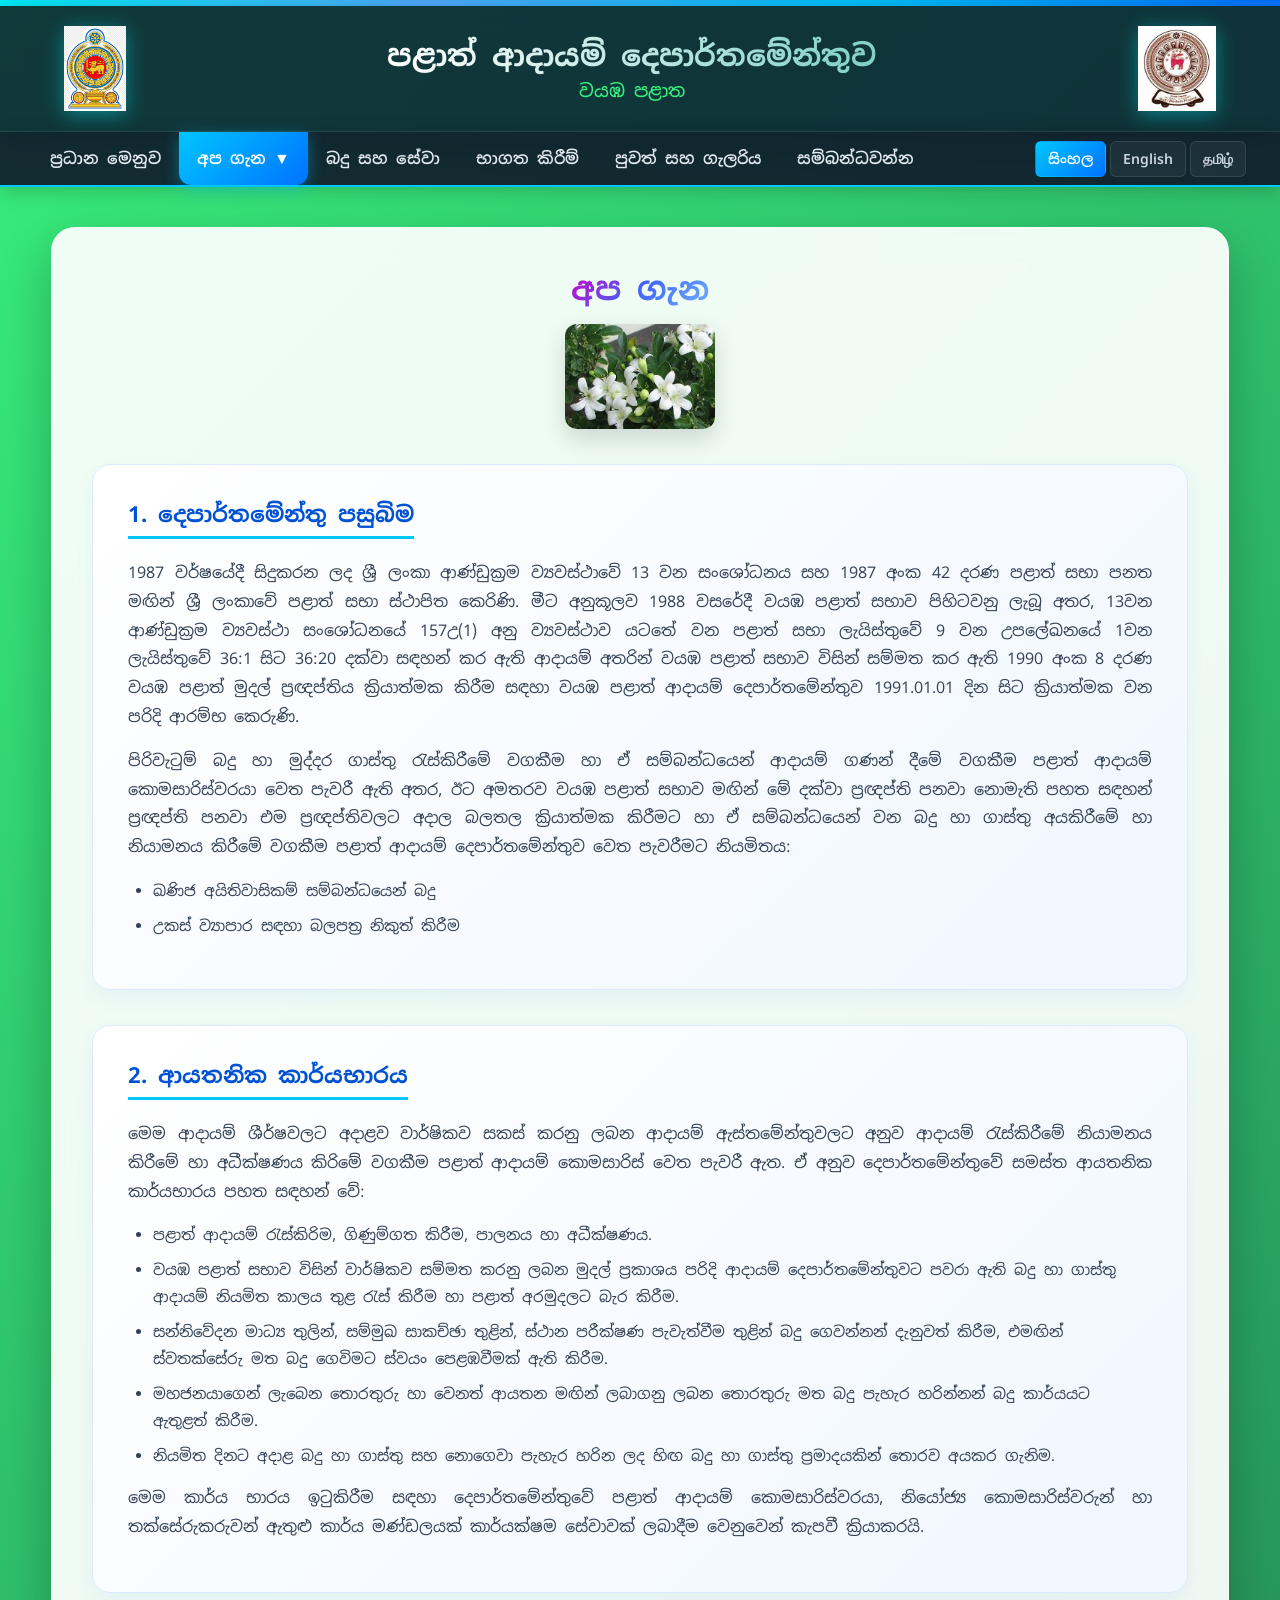
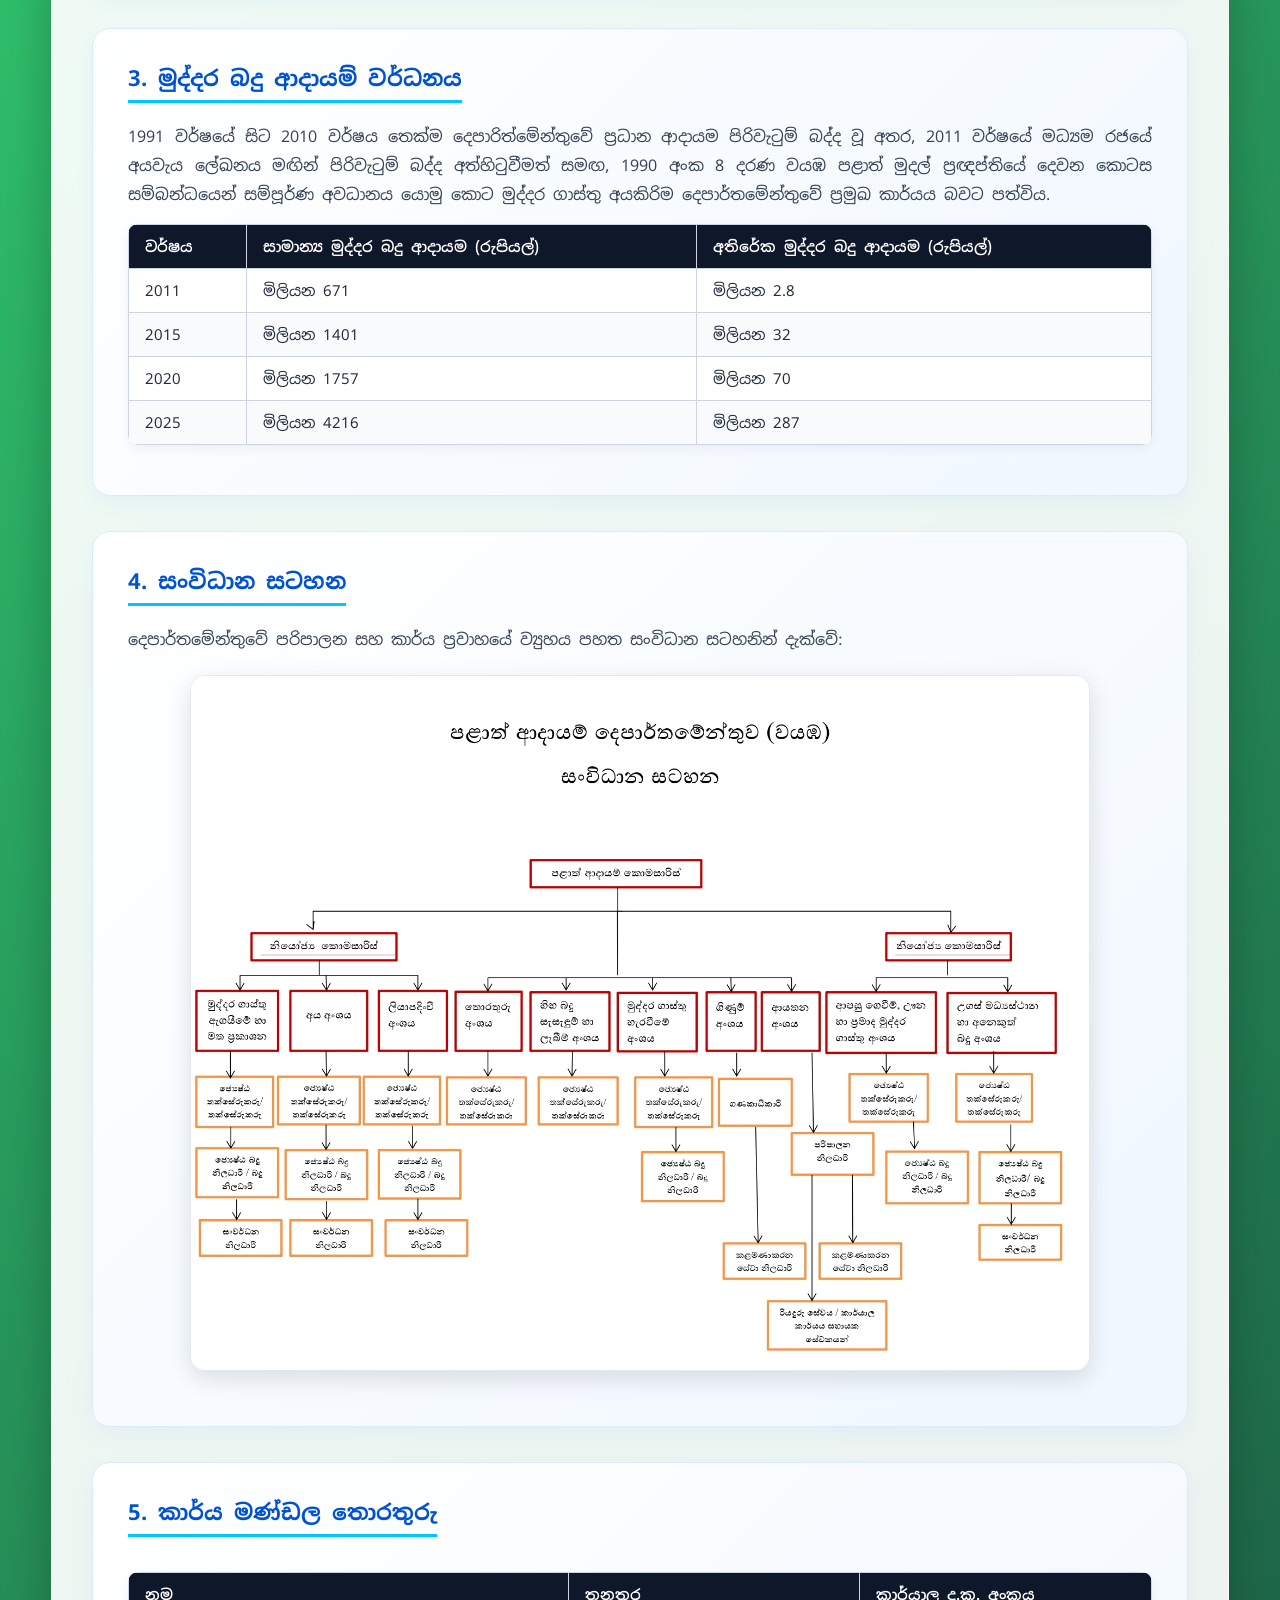
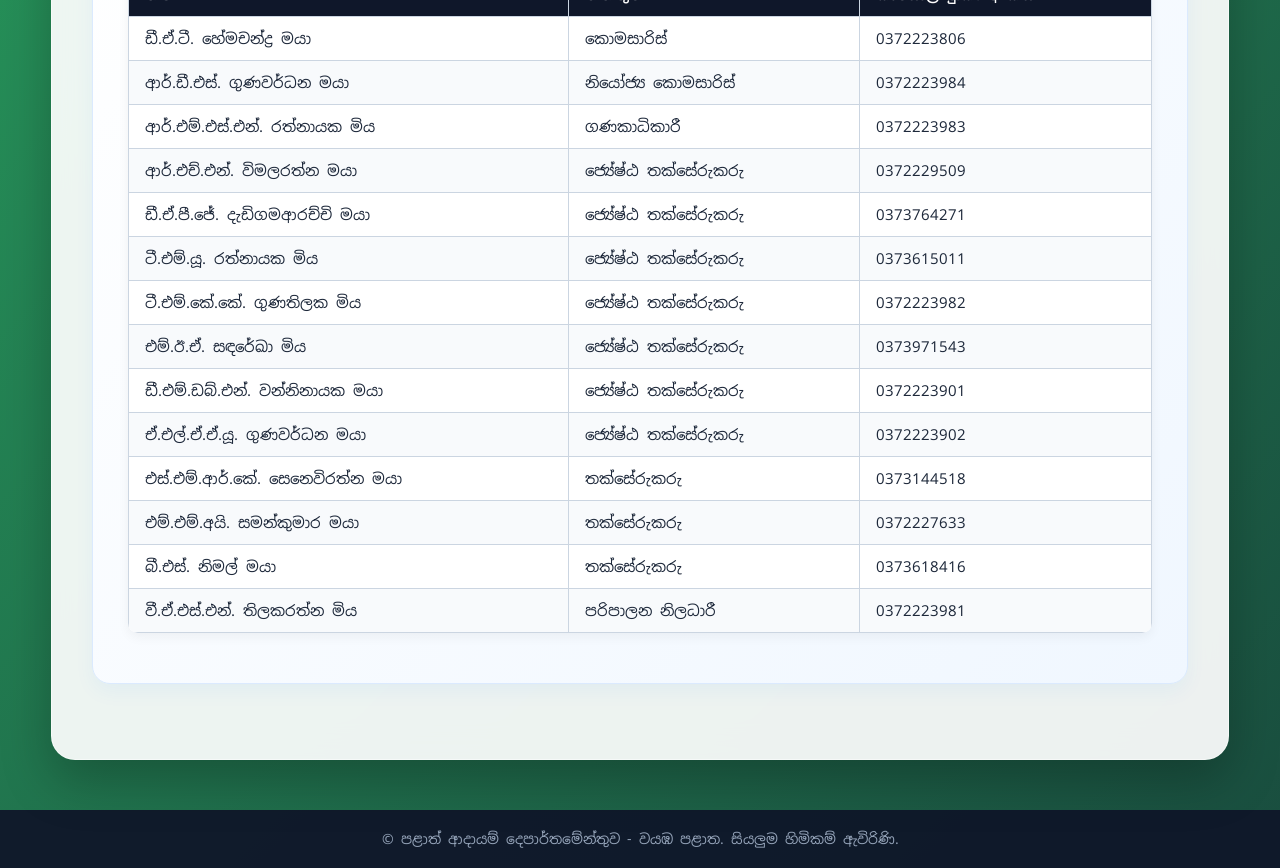
<file: aboutus.html>
<!DOCTYPE html>
<html lang="si">
<head>
    <meta charset="UTF-8">
    <meta name="viewport" content="width=device-width, initial-scale=1.0">
    <title>අප ගැන - වයඹ පළාත් ආදායම් දෙපාර්තමේන්තුව</title>
    <!-- Google Fonts -->
    <link href="https://fonts.googleapis.com/css2?family=Noto+Sans+Sinhala:wght@400;600;700&family=Poppins:wght@300;400;500;600;700&display=swap" rel="stylesheet">
    <style>
        * {
            box-sizing: border-box;
            margin: 0;
            padding: 0;
            font-family: 'Noto Sans Sinhala', 'Poppins', sans-serif;
            scroll-behavior: smooth;
        }

        /* Dynamic Sky Wave Background */
        body {
            background: linear-gradient(-45deg, #00c6ff, #0072ff, #0f172a, #38ef7d);
            background-size: 400% 400%;
            animation: skyWaveGradient 12s ease infinite;
            color: #1e293b;
            min-height: 100vh;
        }

        @keyframes skyWaveGradient {
            0% { background-position: 0% 50%; }
            50% { background-position: 100% 50%; }
            100% { background-position: 0% 50%; }
        }

        .top-stripe {
            height: 6px;
            background: linear-gradient(90deg, #00f2fe, #4facfe, #00c6ff, #0072ff);
        }

        /* Header Layout with Logos */
        .header {
            background: rgba(10, 25, 47, 0.85);
            backdrop-filter: blur(12px);
            color: #fff;
            padding: 20px 5%;
            display: flex;
            justify-content: space-between;
            align-items: center;
            box-shadow: 0 8px 32px 0 rgba(0, 0, 0, 0.3);
            border-bottom: 1px solid rgba(255, 255, 255, 0.1);
        }

        .header img {
            height: 85px;
            width: auto;
            filter: drop-shadow(0px 4px 10px rgba(0, 242, 254, 0.4));
        }

        .header-title {
            text-align: center;
        }

        .header-title h1 {
            font-size: 30px;
            font-weight: 700;
            background: linear-gradient(90deg, #ffffff, #80d0c7);
            -webkit-background-clip: text;
            -webkit-text-fill-color: transparent;
        }

        .header-title h3 {
            font-size: 18px;
            font-weight: 500;
            color: #38ef7d;
            margin-top: 4px;
        }

        /* Main Navigation Bar */
        .navbar {
            background: rgba(15, 23, 42, 0.9);
            backdrop-filter: blur(10px);
            position: sticky;
            top: 0;
            z-index: 1000;
            box-shadow: 0 4px 20px rgba(0,0,0,0.2);
            border-bottom: 2px solid #00c6ff;
        }

        .nav-container {
            width: 95%;
            max-width: 1600px;
            margin: 0 auto;
            display: flex;
            justify-content: center;
            align-items: center;
            flex-wrap: wrap;
        }

        .nav-item {
            position: relative;
            display: inline-block;
        }

        .nav-link {
            color: #e2e8f0;
            text-decoration: none;
            padding: 16px 18px;
            font-size: 16px;
            font-weight: 600;
            display: inline-block;
            transition: all 0.3s ease;
        }

        .nav-link:hover {
            color: #00f2fe;
            background: rgba(0, 198, 255, 0.1);
        }

        .nav-link.active {
            color: #ffffff;
            background: linear-gradient(135deg, #00c6ff 0%, #0072ff 100%);
            border-radius: 0 0 12px 12px;
            box-shadow: 0 4px 15px rgba(0, 198, 255, 0.4);
        }

        /* Language Bar Styling */
        .lang-container {
            margin-left: auto;
            display: flex;
            align-items: center;
        }

        .lang-link {
            color: #cbd5e1;
            text-decoration: none;
            padding: 8px 12px;
            font-size: 14px;
            font-weight: 600;
            border-radius: 6px;
            transition: all 0.3s ease;
            margin: 0 2px;
            background: rgba(255, 255, 255, 0.05);
            border: 1px solid rgba(255, 255, 255, 0.1);
        }

        .lang-link:hover {
            background: rgba(0, 198, 255, 0.2);
            color: #00f2fe;
            border-color: rgba(0, 198, 255, 0.4);
        }

        .lang-link.current-lang {
            background: linear-gradient(135deg, #00c6ff 0%, #0072ff 100%);
            color: #ffffff;
            border-color: transparent;
        }

        /* Dropdown Styling for 'About' Menu */
        .dropdown-menu {
            display: none;
            position: absolute;
            top: 100%;
            left: 0;
            min-width: 230px;
            background: rgba(15, 23, 42, 0.95);
            backdrop-filter: blur(15px);
            box-shadow: 0 10px 25px rgba(0, 0, 0, 0.3);
            border-radius: 0 0 12px 12px;
            border: 1px solid rgba(0, 198, 255, 0.3);
            overflow: hidden;
            z-index: 1001;
        }

        .dropdown-menu a {
            color: #e2e8f0;
            padding: 14px 20px;
            text-decoration: none;
            display: block;
            font-size: 15px;
            font-weight: 500;
            transition: all 0.3s ease;
            border-bottom: 1px solid rgba(255, 255, 255, 0.05);
        }

        .dropdown-menu a:hover {
            background: linear-gradient(90deg, #00c6ff, #0072ff);
            color: #ffffff;
            padding-left: 25px;
        }

        .nav-item:hover .dropdown-menu {
            display: block;
        }

        /* Page Interior Content */
        .container {
            max-width: 1200px;
            width: 92%;
            margin: 40px auto;
            background: rgba(255, 255, 255, 0.92);
            backdrop-filter: blur(16px);
            border-radius: 24px;
            box-shadow: 0 20px 50px rgba(0, 0, 0, 0.25);
            padding: 40px;
            border: 1px solid rgba(255, 255, 255, 0.5);
        }

        .page-header {
            text-align: center;
            margin-bottom: 35px;
        }

        .page-header h2 {
            font-size: 32px;
            font-weight: 700;
            background: linear-gradient(135deg, #d400c2, #4364F7, #6FB1FC);
            -webkit-background-clip: text;
            -webkit-text-fill-color: transparent;
            display: inline-block;
        }

        /* Flower Image Style */
        .header-flower-img {
            display: block;
            max-width: 150px;
            height: auto;
            margin: 15px auto 0 auto;
            border-radius: 12px;
            box-shadow: 0 10px 25px rgba(0, 0, 0, 0.15);
        }

        /* Section Cards */
        .about-section {
            background: linear-gradient(135deg, #ffffff 0%, #f0f7ff 100%);
            border-radius: 18px;
            padding: 35px;
            margin-bottom: 35px;
            border: 1px solid #dbeafe;
            box-shadow: 0 8px 20px rgba(0, 114, 255, 0.05);
            scroll-margin-top: 90px;
        }

        .section-title {
            color: #0052D4;
            font-size: 22px;
            font-weight: 700;
            margin-bottom: 20px;
            padding-bottom: 8px;
            border-bottom: 3px solid #00c6ff;
            display: inline-block;
        }

        .section-content p {
            line-height: 1.8;
            font-size: 16px;
            color: #334155;
            margin-bottom: 15px;
            text-align: justify;
        }

        .section-content ul {
            margin-left: 25px;
            margin-bottom: 15px;
        }

        .section-content li {
            line-height: 1.8;
            font-size: 15px;
            color: #334155;
            margin-bottom: 8px;
        }

        .org-chart-img {
            width: 100%;
            max-width: 900px;
            height: auto;
            display: block;
            margin: 20px auto;
            border-radius: 15px;
            box-shadow: 0 8px 25px rgba(0, 0, 0, 0.12);
            border: 1px solid #e2e8f0;
        }

        /* Tables Styling */
        .data-table {
            width: 100%;
            border-collapse: collapse;
            margin-top: 15px;
            margin-bottom: 15px;
            background: #ffffff;
            border-radius: 10px;
            overflow: hidden;
            box-shadow: 0 4px 12px rgba(0,0,0,0.05);
        }

        .data-table th, .data-table td {
            border: 1px solid #cbd5e1;
            padding: 12px 16px;
            font-size: 15px;
            text-align: left;
        }

        .data-table th {
            background-color: #0f172a;
            color: #ffffff;
            font-weight: 600;
        }

        .data-table tr:nth-child(even) {
            background-color: #f8fafc;
        }

        .footer-bottom {
            background: rgba(15, 23, 42, 0.95);
            color: #94a3b8;
            text-align: center;
            padding: 20px;
            font-size: 14px;
            margin-top: 50px;
        }

        @media (max-width: 768px) {
            .nav-container { flex-direction: column; }
            .nav-item { width: 100%; text-align: center; }
            .lang-container { margin-left: 0; width: 100%; justify-content: center; padding: 10px 0; }
            .dropdown-menu { position: relative; width: 100%; }
            .data-table th, .data-table td { padding: 8px 10px; font-size: 13px; }
        }
    </style>
</head>
<body>

    <div class="top-stripe"></div>

    <header class="header">
        <img src="sl.png" alt="ශ්‍රී ලංකා රාජ්‍ය ලාංඡනය">
        <div class="header-title">
            <h1>පළාත් ආදායම් දෙපාර්තමේන්තුව</h1>
            <h3>වයඹ පළාත</h3>
        </div>
        <img src="OIP (6).webp" alt="වයඹ පළාත් සභා ලාංඡනය">
    </header>

    <!-- Navigation Bar -->
    <nav class="navbar">
        <div class="nav-container">
            <div class="nav-item"><a href="home.html" class="nav-link">ප්‍රධාන මෙනුව</a></div>

            <div class="nav-item">
                <a href="aboutus.html" class="nav-link active">අප ගැන ▼</a>
                <div class="dropdown-menu">
                    <a href="#background">1. දෙපාර්තමේන්තු පසුබිම</a>
                    <a href="#duties">2. ආයතනික කාර්යභාරය</a>
                    <a href="#revenue">3. මුද්දර බදු ආදායම්</a>
                    <a href="#org-chart">4. සංවිධාන සටහන</a>
                    <a href="#staff">5. කාර්ය මණ්ඩලය</a>
                </div>
            </div>

            <div class="nav-item"><a href="tax.html" class="nav-link">බදු සහ සේවා</a></div>
            <div class="nav-item"><a href="download.html" class="nav-link">භාගත කිරීම්</a></div>
            <div class="nav-item"><a href="gallery.html" class="nav-link">පුවත් සහ ගැලරිය</a></div>
            <div class="nav-item"><a href="contactus.html" class="nav-link">සම්බන්ධවන්න</a></div>

            <!-- Language Links (Sinhala | English | Tamil) -->
            <div class="lang-container">
                <a href="home.html" class="lang-link current-lang">සිංහල</a>
                <a href="index-en.html" class="lang-link">English</a>
                <a href="about-ta.php" class="lang-link">தமிழ்</a>
            </div>
        </div>
    </nav>

    <div class="container">

        <!-- "අප ගැන" ශීර්ෂය සහ ඒ යටතට flower.jpg එකතු කළ ස්ථානය -->
        <div class="page-header">
            <h2>අප ගැන</h2>
            <img src="flower.jpg" alt="Flower Image" class="header-flower-img">
        </div>

        <!-- Section 1: දෙපාර්තමේන්තු පසුබිම -->
        <section id="background" class="about-section">
            <h3 class="section-title">1. දෙපාර්තමේන්තු පසුබිම</h3>
            <div class="section-content">
                <p>1987 වර්ෂයේදී සිදුකරන ලද ශ්‍රී ලංකා ආණ්ඩුක්‍රම ව්‍යවස්ථාවේ 13 වන සංශෝධනය සහ 1987 අංක 42 දරණ පළාත් සභා පනත මඟින් ශ්‍රී ලංකාවේ පළාත් සභා ස්ථාපිත කෙරිණි. මීට අනුකූලව 1988 වසරේදී වයඹ පළාත් සභාව පිහිටවනු ලැබූ අතර, 13වන ආණ්ඩුක්‍රම ව්‍යවස්ථා සංශෝධනයේ 157උ(1) අනු ව්‍යවස්ථාව යටතේ වන පළාත් සභා ලැයිස්තුවේ 9 වන උපලේඛනයේ 1වන ලැයිස්තුවේ 36:1 සිට 36:20 දක්වා සඳහන් කර ඇති ආදායම් අතරින් වයඹ පළාත් සභාව විසින් සම්මත කර ඇති 1990 අංක 8 දරණ වයඹ පළාත් මුදල් ප්‍රඥප්තිය ක්‍රියාත්මක කිරීම සඳහා වයඹ පළාත් ආදායම් දෙපාර්තමේන්තුව 1991.01.01 දින සිට ක්‍රියාත්මක වන පරිදි ආරම්භ කෙරුණි.</p>
                <p>පිරිවැටුම් බදු හා මුද්දර ගාස්තු රැස්කිරීමේ වගකීම හා ඒ සම්බන්ධයෙන් ආදායම් ගණන් දීමේ වගකීම පළාත් ආදායම් කොමසාරිස්වරයා වෙත පැවරී ඇති අතර, ඊට අමතරව වයඹ පළාත් සභාව මඟින් මේ දක්වා ප්‍රඥප්ති පනවා නොමැති පහත සඳහන් ප්‍රඥප්ති පනවා එම ප්‍රඥප්තිවලට අදාල බලතල ක්‍රියාත්මක කිරීමට හා ඒ සම්බන්ධයෙන් වන බදු හා ගාස්තු අයකිරීමේ හා නියාමනය කිරීමේ වගකීම පළාත් ආදායම් දෙපාර්තමේන්තුව වෙත පැවරීමට නියමිතය:</p>
                <ul>
                    <li>ඛණිජ අයිතිවාසිකම් සම්බන්ධයෙන් බදු</li>
                    <li>උකස් ව්‍යාපාර සඳහා බලපත්‍ර නිකුත් කිරීම</li>
                </ul>
            </div>
        </section>

        <!-- Section 2: ආයතනික කාර්යභාරය -->
        <section id="duties" class="about-section">
            <h3 class="section-title">2. ආයතනික කාර්යභාරය</h3>
            <div class="section-content">
                <p>මෙම ආදායම් ශීර්ෂවලට අදාළව වාර්ෂිකව සකස් කරනු ලබන ආදායම් ඇස්තමේන්තුවලට අනුව ආදායම් රැස්කිරීමේ නියාමනය කිරීමේ හා අධීක්ෂණය කිරිමේ වගකීම පළාත් ආදායම් කොමසාරිස් වෙත පැවරී ඇත. ඒ අනුව දෙපාර්තමේන්තුවේ සමස්ත ආයතනික කාර්යභාරය පහත සඳහන් වේ:</p>
                <ul>
                    <li>පළාත් ආදායම් රැස්කිරිම, ගිණුම්ගත කිරීම, පාලනය හා අධීක්ෂණය.</li>
                    <li>වයඹ පළාත් සභාව විසින් වාර්ෂිකව සම්මත කරනු ලබන මුදල් ප්‍රකාශය පරිදි ආදායම් දෙපාර්තමේන්තුවට පවරා ඇති බදු හා ගාස්තු ආදායම් නියමිත කාලය තුළ රැස් කිරීම හා පළාත් අරමුදලට බැර කිරීම.</li>
                    <li>සන්නිවේදන මාධ්‍ය තුලින්, සම්මුඛ සාකච්ඡා තුළින්, ස්ථාන පරීක්ෂණ පැවැත්වීම තුළින් බදු ගෙවන්නන් දැනුවත් කිරීම, එමඟින් ස්වතක්සේරු මත බදු ගෙවිමට ස්වයං පෙළඹවීමක් ඇති කිරීම.</li>
                    <li>මහජනයාගෙන් ලැබෙන තොරතුරු හා වෙනත් ආයතන මඟින් ලබාගනු ලබන තොරතුරු මත බදු පැහැර හරින්නන් බදු කාර්යයට ඇතුළත් කිරීම.</li>
                    <li>නියමිත දිනට අදාළ බදු හා ගාස්තු සහ නොගෙවා පැහැර හරින ලද හිඟ බදු හා ගාස්තු ප්‍රමාදයකින් තොරව අයකර ගැනිම.</li>
                </ul>
                <p>මෙම කාර්ය භාරය ඉටුකිරීම සඳහා දෙපාර්තමේන්තුවේ පළාත් ආදායම් කොමසාරිස්වරයා, නියෝජ්‍ය කොමසාරිස්වරුන් හා තක්සේරුකරුවන් ඇතුළු කාර්ය මණ්ඩලයක් කාර්යක්ෂම සේවාවක් ලබාදීම වෙනුවෙන් කැපවී ක්‍රියාකරයි.</p>
            </div>
        </section>

        <!-- Section 3: මුද්දර බදු ආදායම් වර්ධනය -->
        <section id="revenue" class="about-section">
            <h3 class="section-title">3. මුද්දර බදු ආදායම් වර්ධනය</h3>
            <div class="section-content">
                <p>1991 වර්ෂයේ සිට 2010 වර්ෂය තෙක්ම දෙපාරිත්මේන්තුවේ ප්‍රධාන ආදායම පිරිවැටුම් බද්ද වූ අතර, 2011 වර්ෂයේ මධ්‍යම රජයේ අයවැය ලේඛනය මඟින් පිරිවැටුම් බද්ද අත්හිටුවීමත් සමඟ, 1990 අංක 8 දරණ වයඹ පළාත් මුදල් ප්‍රඥප්තියේ දෙවන කොටස සම්බන්ධයෙන් සම්පූර්ණ අවධානය යොමු කොට මුද්දර ගාස්තු අයකිරිම දෙපාර්තමේන්තුවේ ප්‍රමුඛ කාර්යය බවට පත්විය.</p>
                <table class="data-table">
                    <thead>
                        <tr>
                            <th>වර්ෂය</th>
                            <th>සාමාන්‍ය මුද්දර බදු ආදායම (රුපියල්)</th>
                            <th>අතිරේක මුද්දර බදු ආදායම (රුපියල්)</th>
                        </tr>
                    </thead>
                    <tbody>
                        <tr>
                            <td>2011</td>
                            <td>මිලියන 671</td>
                            <td>මිලියන 2.8</td>
                        </tr>
                        <tr>
                            <td>2015</td>
                            <td>මිලියන 1401</td>
                            <td>මිලියන 32</td>
                        </tr>
                        <tr>
                            <td>2020</td>
                            <td>මිලියන 1757</td>
                            <td>මිලියන 70</td>
                        </tr>
                        <tr>
                            <td>2025</td>
                            <td>මිලියන 4216</td>
                            <td>මිලියන 287</td>
                        </tr>
                    </tbody>
                </table>
            </div>
        </section>

        <!-- Section 4: සංවිධාන සටහන -->
        <section id="org-chart" class="about-section">
            <h3 class="section-title">4. සංවිධාන සටහන</h3>
            <div class="section-content">
                <p>දෙපාර්තමේන්තුවේ පරිපාලන සහ කාර්ය ප්‍රවාහයේ ව්‍යුහය පහත සංවිධාන සටහනින් දැක්වේ:</p>
                <img src="str.jpg" alt="වයඹ පළාත් ආදායම් දෙපාර්තමේන්තු සංවිධාන සටහන" class="org-chart-img">
            </div>
        </section>

        <!-- Section 5: කාර්ය මණ්ඩලය -->
        <section id="staff" class="about-section">
            <h3 class="section-title">5. කාර්ය මණ්ඩල තොරතුරු</h3>
            <div class="section-content">

                <table class="data-table">
                    <thead>
                        <tr>
                            <th>නම</th>
                            <th>තනතුර</th>
                            <th>කාර්යාල දු.ක. අංකය</th>
                        </tr>
                    </thead>
                    <tbody>
                        <tr>
                            <td>ඩී.ඒ.ටී. හේමචන්ද්‍ර මයා</td>
                            <td>කොමසාරිස්</td>
                            <td>0372223806</td>
                        </tr>
                        <tr>
                            <td>ආර්.ඩී.එස්. ගුණවර්ධන මයා</td>
                            <td>නියෝජ්‍ය කොමසාරිස්</td>
                            <td>0372223984</td>
                        </tr>
                        <tr>
                            <td>ආර්.එම්.එස්.එන්. රත්නායක මිය</td>
                            <td>ගණකාධිකාරී</td>
                            <td>0372223983</td>
                        </tr>
                        <tr>
                            <td>ආර්.එච්.එන්. විමලරත්න මයා</td>
                            <td>ජ්‍යේෂ්ඨ තක්සේරුකරු</td>
                            <td>0372229509</td>
                        </tr>
                        <tr>
                            <td>ඩී.ඒ.පී.ජේ. දැඩිගමආරච්චි මයා</td>
                            <td>ජ්‍යේෂ්ඨ තක්සේරුකරු</td>
                            <td>0373764271</td>
                        </tr>
                        <tr>
                            <td>ටී.එම්.යූ. රත්නායක මිය</td>
                            <td>ජ්‍යේෂ්ඨ තක්සේරුකරු</td>
                            <td>0373615011</td>
                        </tr>
                        <tr>
                            <td>ටී.එම්.කේ.කේ. ගුණතිලක මිය</td>
                            <td>ජ්‍යේෂ්ඨ තක්සේරුකරු</td>
                            <td>0372223982</td>
                        </tr>
                        <tr>
                            <td>එම්.ඊ.ඒ. සඳරේඛා මිය</td>
                            <td>ජ්‍යේෂ්ඨ තක්සේරුකරු</td>
                            <td>0373971543</td>
                        </tr>
                        <tr>
                            <td>ඩී.එම්.ඩබ්.එන්. වන්නිනායක මයා</td>
                            <td>ජ්‍යේෂ්ඨ තක්සේරුකරු</td>
                            <td>0372223901</td>
                        </tr>
                        <tr>
                            <td>ඒ.එල්.ඒ.ඒ.යූ. ගුණවර්ධන මයා</td>
                            <td>ජ්‍යේෂ්ඨ තක්සේරුකරු</td>
                            <td>0372223902</td>
                        </tr>
                        <tr>
                            <td>එස්.එම්.ආර්.කේ. සෙනෙවිරත්න මයා</td>
                            <td>තක්සේරුකරු</td>
                            <td>0373144518</td>
                        </tr>
                        <tr>
                            <td>එම්.එම්.අයි. සමන්කුමාර මයා</td>
                            <td>තක්සේරුකරු</td>
                            <td>0372227633</td>
                        </tr>
                        <tr>
                            <td>බී.එස්. නිමල් මයා</td>
                            <td>තක්සේරුකරු</td>
                            <td>0373618416</td>
                        </tr>
                        <tr>
                            <td>වී.ඒ.එස්.එන්. තිලකරත්න මිය</td>
                            <td>පරිපාලන නිලධාරී</td>
                            <td>0372223981</td>
                        </tr>
                    </tbody>
                </table>
            </div>
        </section>

    </div>

    <div class="footer-bottom">
        &copy; <?php echo date("Y"); ?> පළාත් ආදායම් දෙපාර්තමේන්තුව - වයඹ පළාත. සියලුම හිමිකම් ඇවිරිණි.
    </div>

</body>
</html>
</file>
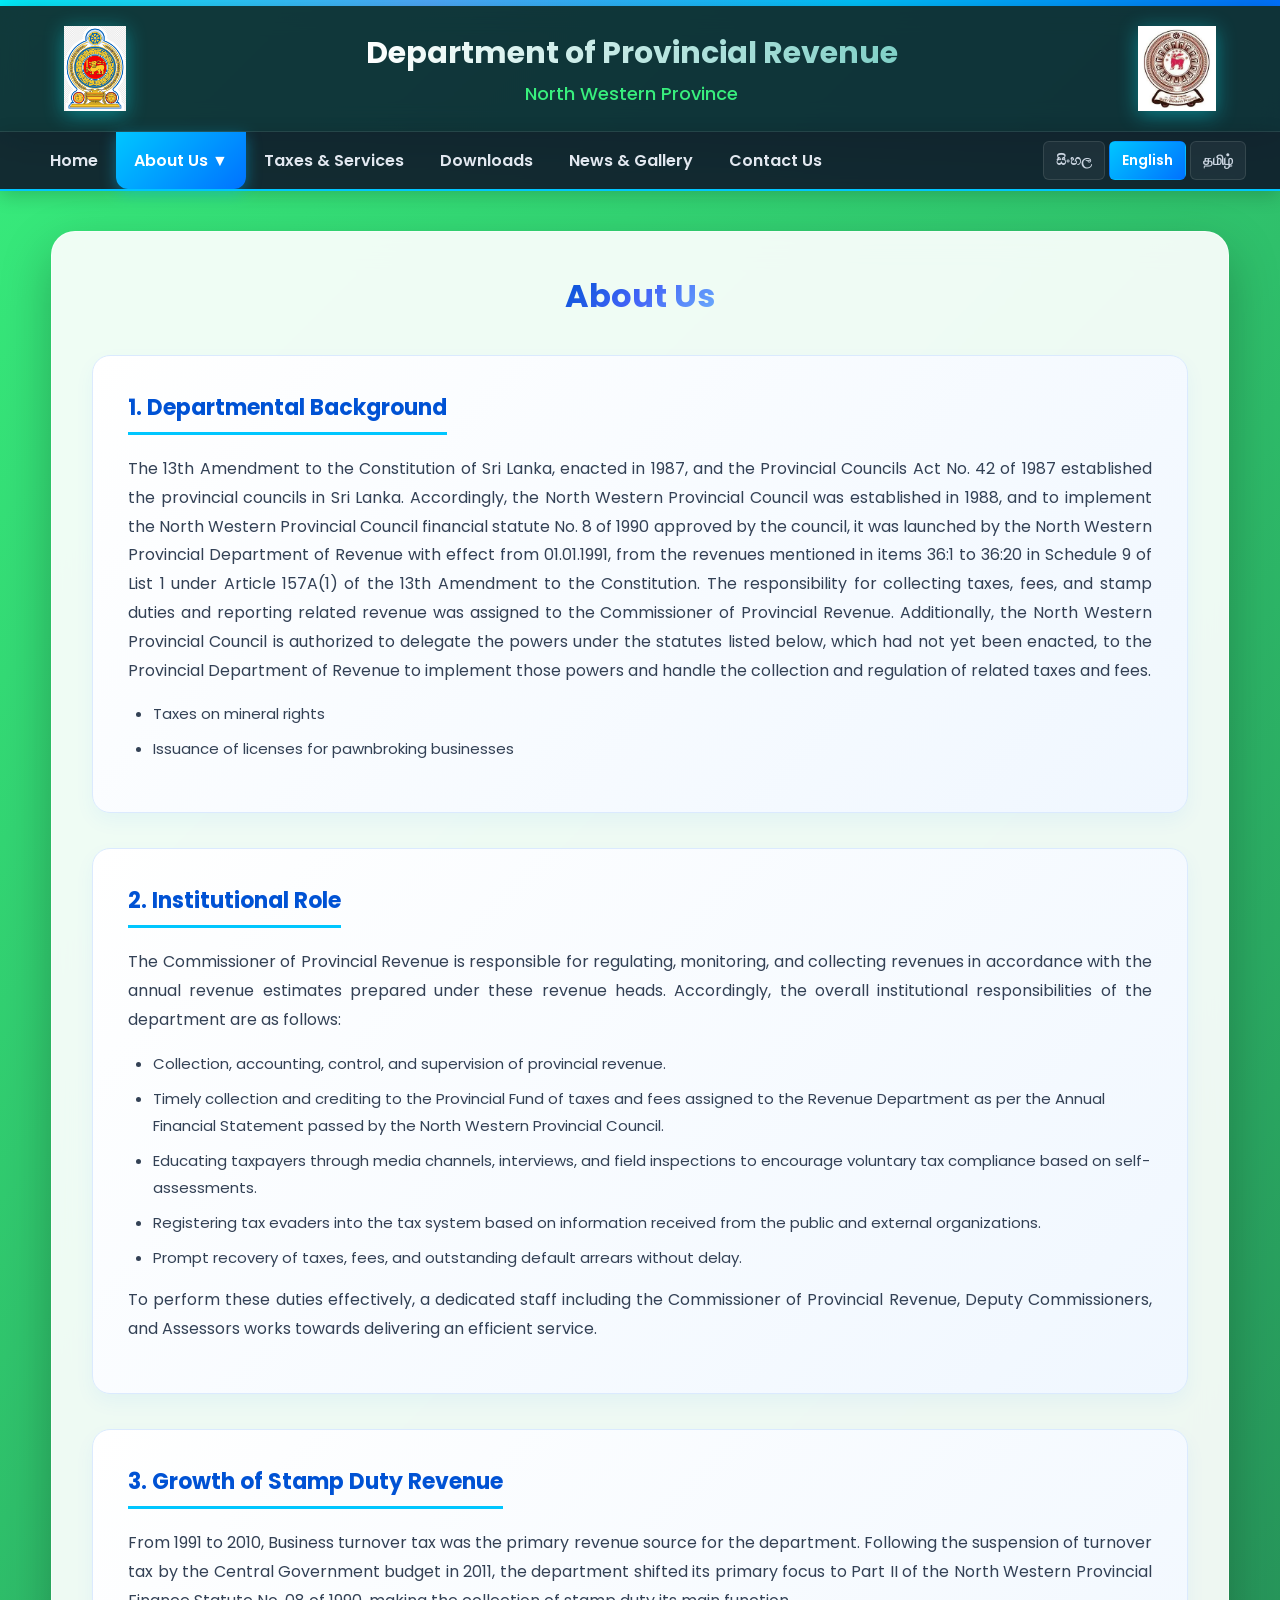
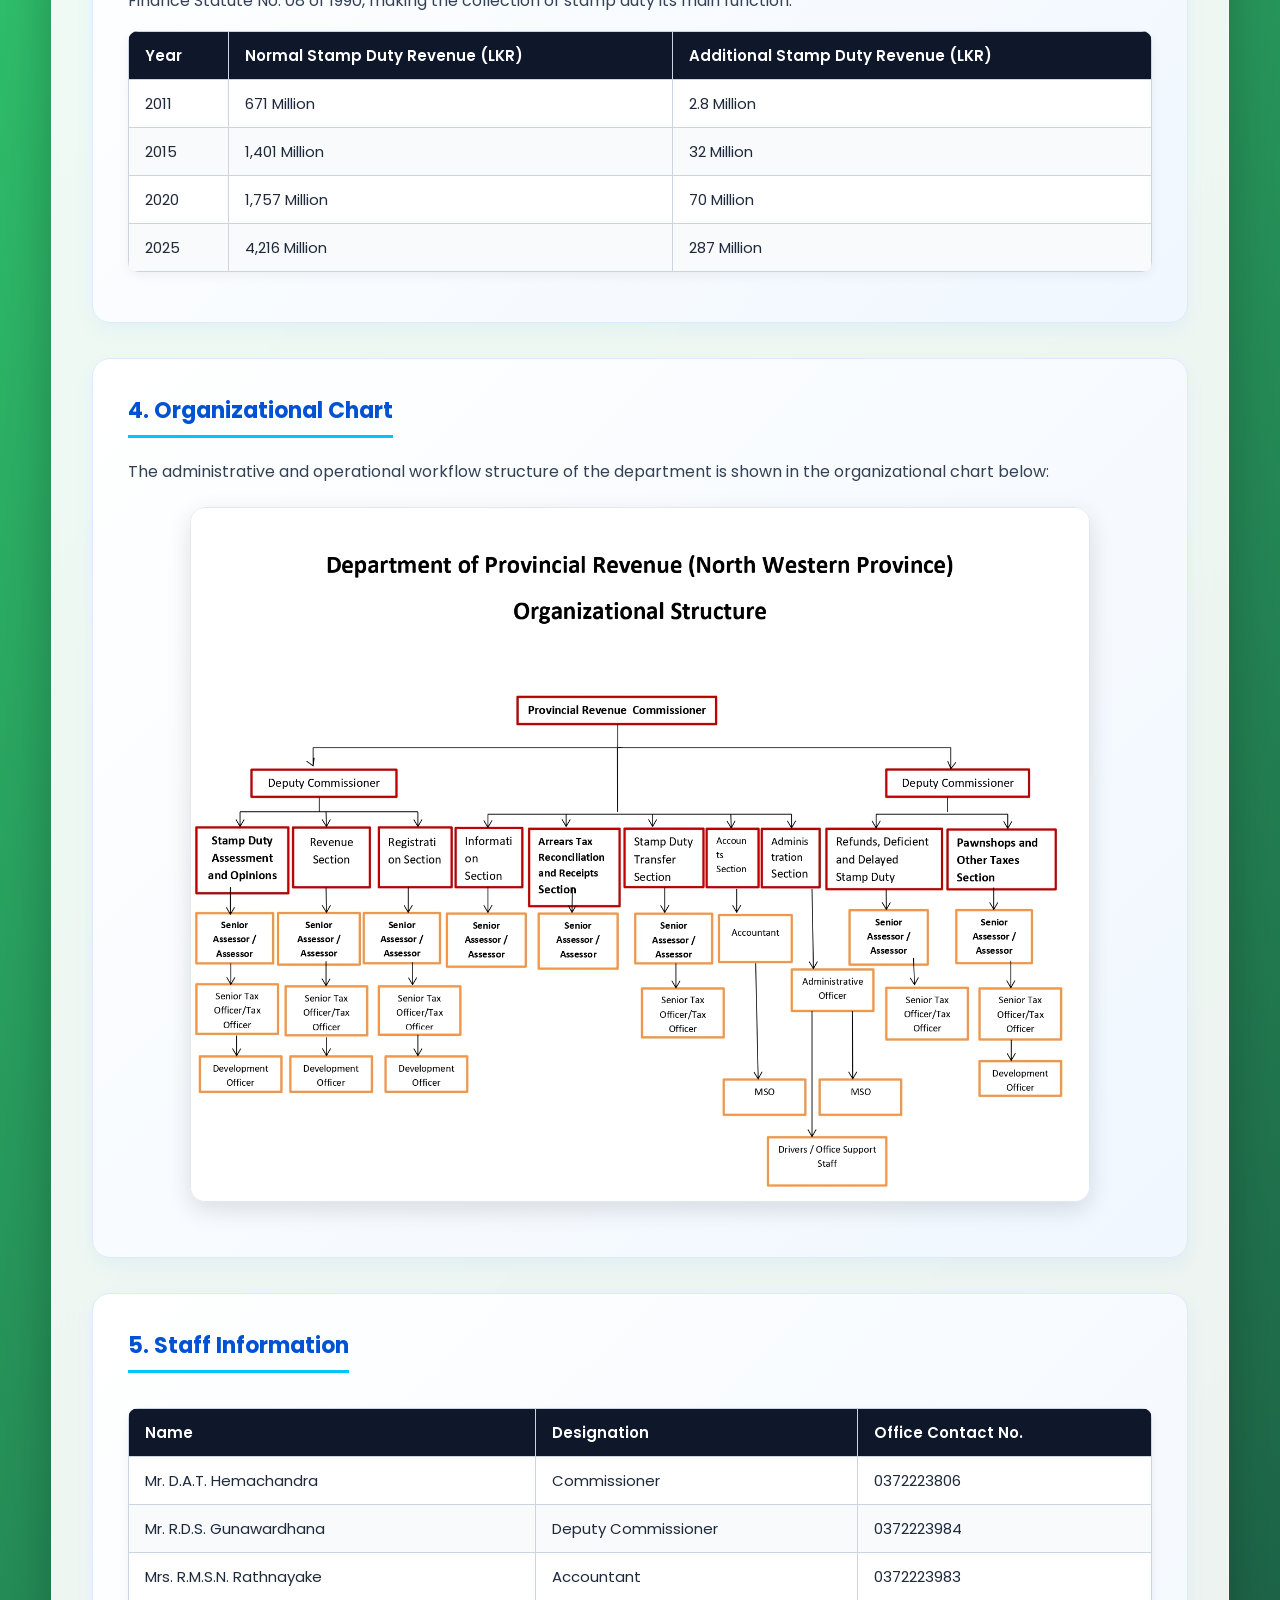
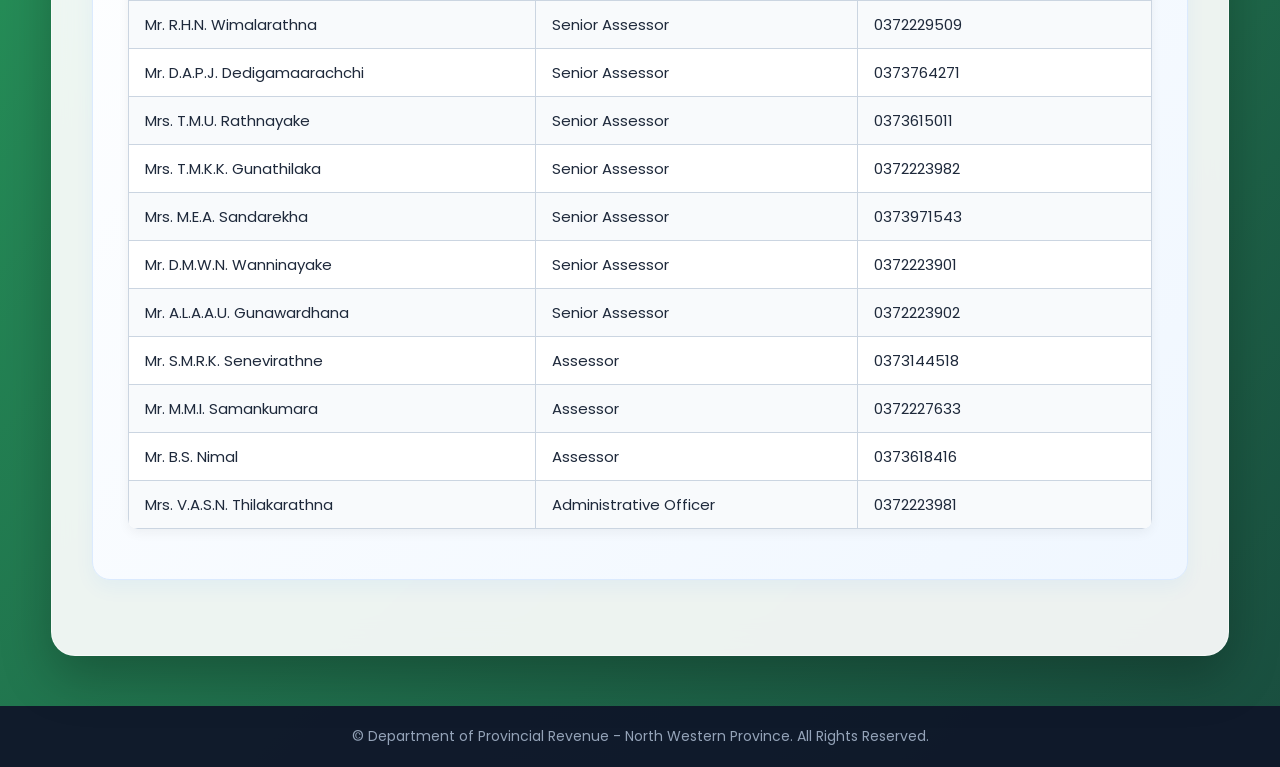
<file: aboutuse.html>
<!DOCTYPE html>
<html lang="en">
<head>
    <meta charset="UTF-8">
    <meta name="viewport" content="width=device-width, initial-scale=1.0">
    <title>About Us - Department of Provincial Revenue</title>
    <link href="https://fonts.googleapis.com/css2?family=Poppins:wght@300;400;500;600;700&display=swap" rel="stylesheet">
    <style>
        * {
            box-sizing: border-box;
            margin: 0;
            padding: 0;
            font-family: 'Poppins', sans-serif;
            scroll-behavior: smooth;
        }

        /* Dynamic Sky Wave Background */
        body {
            background: linear-gradient(-45deg, #00c6ff, #0072ff, #0f172a, #38ef7d);
            background-size: 400% 400%;
            animation: skyWaveGradient 12s ease infinite;
            color: #1e293b;
            min-height: 100vh;
        }

        @keyframes skyWaveGradient {
            0% { background-position: 0% 50%; }
            50% { background-position: 100% 50%; }
            100% { background-position: 0% 50%; }
        }

        .top-stripe {
            height: 6px;
            background: linear-gradient(90deg, #00f2fe, #4facfe, #00c6ff, #0072ff);
        }

        /* Header Layout with Logos */
        .header {
            background: rgba(10, 25, 47, 0.85);
            backdrop-filter: blur(12px);
            color: #fff;
            padding: 20px 5%;
            display: flex;
            justify-content: space-between;
            align-items: center;
            box-shadow: 0 8px 32px 0 rgba(0, 0, 0, 0.3);
            border-bottom: 1px solid rgba(255, 255, 255, 0.1);
        }

        .header img {
            height: 85px;
            width: auto;
            filter: drop-shadow(0px 4px 10px rgba(0, 242, 254, 0.4));
        }

        .header-title {
            text-align: center;
        }

        .header-title h1 {
            font-size: 30px;
            font-weight: 700;
            background: linear-gradient(90deg, #ffffff, #80d0c7);
            -webkit-background-clip: text;
            -webkit-text-fill-color: transparent;
        }

        .header-title h3 {
            font-size: 18px;
            font-weight: 500;
            color: #38ef7d;
            margin-top: 4px;
        }

        /* Main Navigation Bar */
        .navbar {
            background: rgba(15, 23, 42, 0.9);
            backdrop-filter: blur(10px);
            position: sticky;
            top: 0;
            z-index: 1000;
            box-shadow: 0 4px 20px rgba(0,0,0,0.2);
            border-bottom: 2px solid #00c6ff;
        }

        .nav-container {
            width: 95%;
            max-width: 1600px;
            margin: 0 auto;
            display: flex;
            justify-content: center;
            align-items: center;
            flex-wrap: wrap;
        }

        .nav-item {
            position: relative;
            display: inline-block;
        }

        .nav-link {
            color: #e2e8f0;
            text-decoration: none;
            padding: 16px 18px;
            font-size: 16px;
            font-weight: 600;
            display: inline-block;
            transition: all 0.3s ease;
        }

        .nav-link:hover {
            color: #00f2fe;
            background: rgba(0, 198, 255, 0.1);
        }

        .nav-link.active {
            color: #ffffff;
            background: linear-gradient(135deg, #00c6ff 0%, #0072ff 100%);
            border-radius: 0 0 12px 12px;
            box-shadow: 0 4px 15px rgba(0, 198, 255, 0.4);
        }

        /* Language Bar Styling */
        .lang-container {
            margin-left: auto;
            display: flex;
            align-items: center;
        }

        .lang-link {
            color: #cbd5e1;
            text-decoration: none;
            padding: 8px 12px;
            font-size: 14px;
            font-weight: 600;
            border-radius: 6px;
            transition: all 0.3s ease;
            margin: 0 2px;
            background: rgba(255, 255, 255, 0.05);
            border: 1px solid rgba(255, 255, 255, 0.1);
        }

        .lang-link:hover {
            background: rgba(0, 198, 255, 0.2);
            color: #00f2fe;
            border-color: rgba(0, 198, 255, 0.4);
        }

        .lang-link.current-lang {
            background: linear-gradient(135deg, #00c6ff 0%, #0072ff 100%);
            color: #ffffff;
            border-color: transparent;
        }

        /* Dropdown Styling */
        .dropdown-menu {
            display: none;
            position: absolute;
            top: 100%;
            left: 0;
            min-width: 230px;
            background: rgba(15, 23, 42, 0.95);
            backdrop-filter: blur(15px);
            box-shadow: 0 10px 25px rgba(0, 0, 0, 0.3);
            border-radius: 0 0 12px 12px;
            border: 1px solid rgba(0, 198, 255, 0.3);
            overflow: hidden;
            z-index: 1001;
        }

        .dropdown-menu a {
            color: #e2e8f0;
            padding: 14px 20px;
            text-decoration: none;
            display: block;
            font-size: 15px;
            font-weight: 500;
            transition: all 0.3s ease;
            border-bottom: 1px solid rgba(255, 255, 255, 0.05);
        }

        .dropdown-menu a:hover {
            background: linear-gradient(90deg, #00c6ff, #0072ff);
            color: #ffffff;
            padding-left: 25px;
        }

        .nav-item:hover .dropdown-menu {
            display: block;
        }

        /* Page Interior Content */
        .container {
            max-width: 1200px;
            width: 92%;
            margin: 40px auto;
            background: rgba(255, 255, 255, 0.92);
            backdrop-filter: blur(16px);
            border-radius: 24px;
            box-shadow: 0 20px 50px rgba(0, 0, 0, 0.25);
            padding: 40px;
            border: 1px solid rgba(255, 255, 255, 0.5);
        }

        .page-header {
            text-align: center;
            margin-bottom: 35px;
        }

        .page-header h2 {
            font-size: 32px;
            font-weight: 700;
            background: linear-gradient(135deg, #0052D4, #4364F7, #6FB1FC);
            -webkit-background-clip: text;
            -webkit-text-fill-color: transparent;
            display: inline-block;
        }

        /* Section Cards */
        .about-section {
            background: linear-gradient(135deg, #ffffff 0%, #f0f7ff 100%);
            border-radius: 18px;
            padding: 35px;
            margin-bottom: 35px;
            border: 1px solid #dbeafe;
            box-shadow: 0 8px 20px rgba(0, 114, 255, 0.05);
            scroll-margin-top: 90px;
        }

        .section-title {
            color: #0052D4;
            font-size: 22px;
            font-weight: 700;
            margin-bottom: 20px;
            padding-bottom: 8px;
            border-bottom: 3px solid #00c6ff;
            display: inline-block;
        }

        .section-content p {
            line-height: 1.8;
            font-size: 16px;
            color: #334155;
            margin-bottom: 15px;
            text-align: justify;
        }

        .section-content ul {
            margin-left: 25px;
            margin-bottom: 15px;
        }

        .section-content li {
            line-height: 1.8;
            font-size: 15px;
            color: #334155;
            margin-bottom: 8px;
        }

        .org-chart-img {
            width: 100%;
            max-width: 900px;
            height: auto;
            display: block;
            margin: 20px auto;
            border-radius: 15px;
            box-shadow: 0 8px 25px rgba(0, 0, 0, 0.12);
            border: 1px solid #e2e8f0;
        }

        /* Tables Styling */
        .data-table {
            width: 100%;
            border-collapse: collapse;
            margin-top: 15px;
            margin-bottom: 15px;
            background: #ffffff;
            border-radius: 10px;
            overflow: hidden;
            box-shadow: 0 4px 12px rgba(0,0,0,0.05);
        }

        .data-table th, .data-table td {
            border: 1px solid #cbd5e1;
            padding: 12px 16px;
            font-size: 15px;
            text-align: left;
        }

        .data-table th {
            background-color: #0f172a;
            color: #ffffff;
            font-weight: 600;
        }

        .data-table tr:nth-child(even) {
            background-color: #f8fafc;
        }

        .footer-bottom {
            background: rgba(15, 23, 42, 0.95);
            color: #94a3b8;
            text-align: center;
            padding: 20px;
            font-size: 14px;
            margin-top: 50px;
        }

        @media (max-width: 768px) {
            .nav-container { flex-direction: column; }
            .nav-item { width: 100%; text-align: center; }
            .lang-container { margin-left: 0; width: 100%; justify-content: center; padding: 10px 0; }
            .dropdown-menu { position: relative; width: 100%; }
            .data-table th, .data-table td { padding: 8px 10px; font-size: 13px; }
        }
    </style>
</head>
<body>

    <div class="top-stripe"></div>

    <header class="header">
        <img src="sl.png" alt="State Emblem of Sri Lanka">
        <div class="header-title">
            <h1>Department of Provincial Revenue</h1>
            <h3>North Western Province</h3>
        </div>
        <img src="OIP (6).webp" alt="North Western Provincial Council Logo">
    </header>

    <nav class="navbar">
        <div class="nav-container">
            <div class="nav-item"><a href="index-en.html" class="nav-link">Home</a></div>

            <div class="nav-item">
                <a href="about-en.php" class="nav-link active">About Us ▼</a>
                <div class="dropdown-menu">
                    <a href="#background">1. Departmental Background</a>
                    <a href="#duties">2. Institutional Role</a>
                    <a href="#revenue">3. Stamp Duty Revenue</a>
                    <a href="#org-chart">4. Organizational Chart</a>
                    <a href="#staff">5. Staff Information</a>
                </div>
            </div>

            <div class="nav-item"><a href="taxe.html" class="nav-link">Taxes & Services</a></div>
            <div class="nav-item"><a href="downloade.html" class="nav-link">Downloads</a></div>
            <div class="nav-item"><a href="gallerye.html" class="nav-link">News & Gallery</a></div>
            <div class="nav-item"><a href="contactuse.html" class="nav-link">Contact Us</a></div>

            <div class="lang-container">
                <a href="home.html" class="lang-link">සිංහල</a>
                <a href="index-en.html" class="lang-link current-lang">English</a>
                <a href="about-ta.php" class="lang-link">தமிழ்</a>
            </div>
        </div>
    </nav>

    <div class="container">

        <div class="page-header">
            <h2>About Us</h2>
        </div>

        <section id="background" class="about-section">
            <h3 class="section-title">1. Departmental Background</h3>
            <div class="section-content">
                <p>The 13th Amendment to the Constitution of Sri Lanka, enacted in 1987, and the Provincial Councils Act No. 42 of 1987 established the provincial councils in Sri Lanka. Accordingly, the North Western Provincial Council was established in 1988, and to implement the North Western Provincial Council financial statute No. 8 of 1990 approved by the council, it was launched by the North Western Provincial Department of Revenue with effect from 01.01.1991, from the revenues mentioned in items 36:1 to 36:20 in Schedule 9 of List 1 under Article 157A(1) of the 13th Amendment to the Constitution. The responsibility for collecting taxes, fees, and stamp duties and reporting related revenue was assigned to the Commissioner of Provincial Revenue. Additionally, the North Western Provincial Council is authorized to delegate the powers under the statutes listed below, which had not yet been enacted, to the Provincial Department of Revenue to implement those powers and handle the collection and regulation of related taxes and fees.</p>
                
                <ul>
                    <li>Taxes on mineral rights</li>
                    <li>Issuance of licenses for pawnbroking businesses</li>
                </ul>
            </div>
        </section>

        <section id="duties" class="about-section">
            <h3 class="section-title">2. Institutional Role</h3>
            <div class="section-content">
                <p>The Commissioner of Provincial Revenue is responsible for regulating, monitoring, and collecting revenues in accordance with the annual revenue estimates prepared under these revenue heads. Accordingly, the overall institutional responsibilities of the department are as follows:</p>
                <ul>
                    <li>Collection, accounting, control, and supervision of provincial revenue.</li>
                    <li>Timely collection and crediting to the Provincial Fund of taxes and fees assigned to the Revenue Department as per the Annual Financial Statement passed by the North Western Provincial Council.</li>
                    <li>Educating taxpayers through media channels, interviews, and field inspections to encourage voluntary tax compliance based on self-assessments.</li>
                    <li>Registering tax evaders into the tax system based on information received from the public and external organizations.</li>
                    <li>Prompt recovery of taxes, fees, and outstanding default arrears without delay.</li>
                </ul>
                <p>To perform these duties effectively, a dedicated staff including the Commissioner of Provincial Revenue, Deputy Commissioners, and Assessors works towards delivering an efficient service.</p>
            </div>
        </section>

        <section id="revenue" class="about-section">
            <h3 class="section-title">3. Growth of Stamp Duty Revenue</h3>
            <div class="section-content">
                <p>From 1991 to 2010, Business turnover tax was the primary revenue source for the department. Following the suspension of turnover tax by the Central Government budget in 2011, the department shifted its primary focus to Part II of the North Western Provincial Finance Statute No. 08 of 1990, making the collection of stamp duty its main function.</p>
                <table class="data-table">
                    <thead>
                        <tr>
                            <th>Year</th>
                            <th>Normal Stamp Duty Revenue (LKR)</th>
                            <th>Additional Stamp Duty Revenue (LKR)</th>
                        </tr>
                    </thead>
                    <tbody>
                        <tr>
                            <td>2011</td>
                            <td>671 Million</td>
                            <td>2.8 Million</td>
                        </tr>
                        <tr>
                            <td>2015</td>
                            <td>1,401 Million</td>
                            <td>32 Million</td>
                        </tr>
                        <tr>
                            <td>2020</td>
                            <td>1,757 Million</td>
                            <td>70 Million</td>
                        </tr>
                        <tr>
                            <td>2025</td>
                            <td>4,216 Million</td>
                            <td>287 Million</td>
                        </tr>
                    </tbody>
                </table>
            </div>
        </section>

        <section id="org-chart" class="about-section">
            <h3 class="section-title">4. Organizational Chart</h3>
            <div class="section-content">
                <p>The administrative and operational workflow structure of the department is shown in the organizational chart below:</p>
                <img src="stre.jpg" alt="Organizational Chart of the Department of Provincial Revenue" class="org-chart-img">
            </div>
        </section>

        <section id="staff" class="about-section">
            <h3 class="section-title">5. Staff Information</h3>
            <div class="section-content">

                <table class="data-table">
                    <thead>
                        <tr>
                            <th>Name</th>
                            <th>Designation</th>
                            <th>Office Contact No.</th>
                        </tr>
                    </thead>
                    <tbody>
                        <tr>
                            <td>Mr. D.A.T. Hemachandra</td>
                            <td>Commissioner</td>
                            <td>0372223806</td>
                        </tr>
                        <tr>
                            <td>Mr. R.D.S. Gunawardhana</td>
                            <td>Deputy Commissioner</td>
                            <td>0372223984</td>
                        </tr>
                        <tr>
                            <td>Mrs. R.M.S.N. Rathnayake</td>
                            <td>Accountant</td>
                            <td>0372223983</td>
                        </tr>
                        <tr>
                            <td>Mr. R.H.N. Wimalarathna</td>
                            <td>Senior Assessor</td>
                            <td>0372229509</td>
                        </tr>
                        <tr>
                            <td>Mr. D.A.P.J. Dedigamaarachchi</td>
                            <td>Senior Assessor</td>
                            <td>0373764271</td>
                        </tr>
                        <tr>
                            <td>Mrs. T.M.U. Rathnayake</td>
                            <td>Senior Assessor</td>
                            <td>0373615011</td>
                        </tr>
                        <tr>
                            <td>Mrs. T.M.K.K. Gunathilaka</td>
                            <td>Senior Assessor</td>
                            <td>0372223982</td>
                        </tr>
                        <tr>
                            <td>Mrs. M.E.A. Sandarekha</td>
                            <td>Senior Assessor</td>
                            <td>0373971543</td>
                        </tr>
                        <tr>
                            <td>Mr. D.M.W.N. Wanninayake</td>
                            <td>Senior Assessor</td>
                            <td>0372223901</td>
                        </tr>
                        <tr>
                            <td>Mr. A.L.A.A.U. Gunawardhana</td>
                            <td>Senior Assessor</td>
                            <td>0372223902</td>
                        </tr>
                        <tr>
                            <td>Mr. S.M.R.K. Senevirathne</td>
                            <td>Assessor</td>
                            <td>0373144518</td>
                        </tr>
                        <tr>
                            <td>Mr. M.M.I. Samankumara</td>
                            <td>Assessor</td>
                            <td>0372227633</td>
                        </tr>
                        <tr>
                            <td>Mr. B.S. Nimal</td>
                            <td>Assessor</td>
                            <td>0373618416</td>
                        </tr>
                        <tr>
                            <td>Mrs. V.A.S.N. Thilakarathna</td>
                            <td>Administrative Officer</td>
                            <td>0372223981</td>
                        </tr>
                    </tbody>
                </table>
            </div>
        </section>

    </div>

    <div class="footer-bottom">
        &copy; <?php echo date("Y"); ?> Department of Provincial Revenue - North Western Province. All Rights Reserved.
    </div>

</body>
</html>
</file>
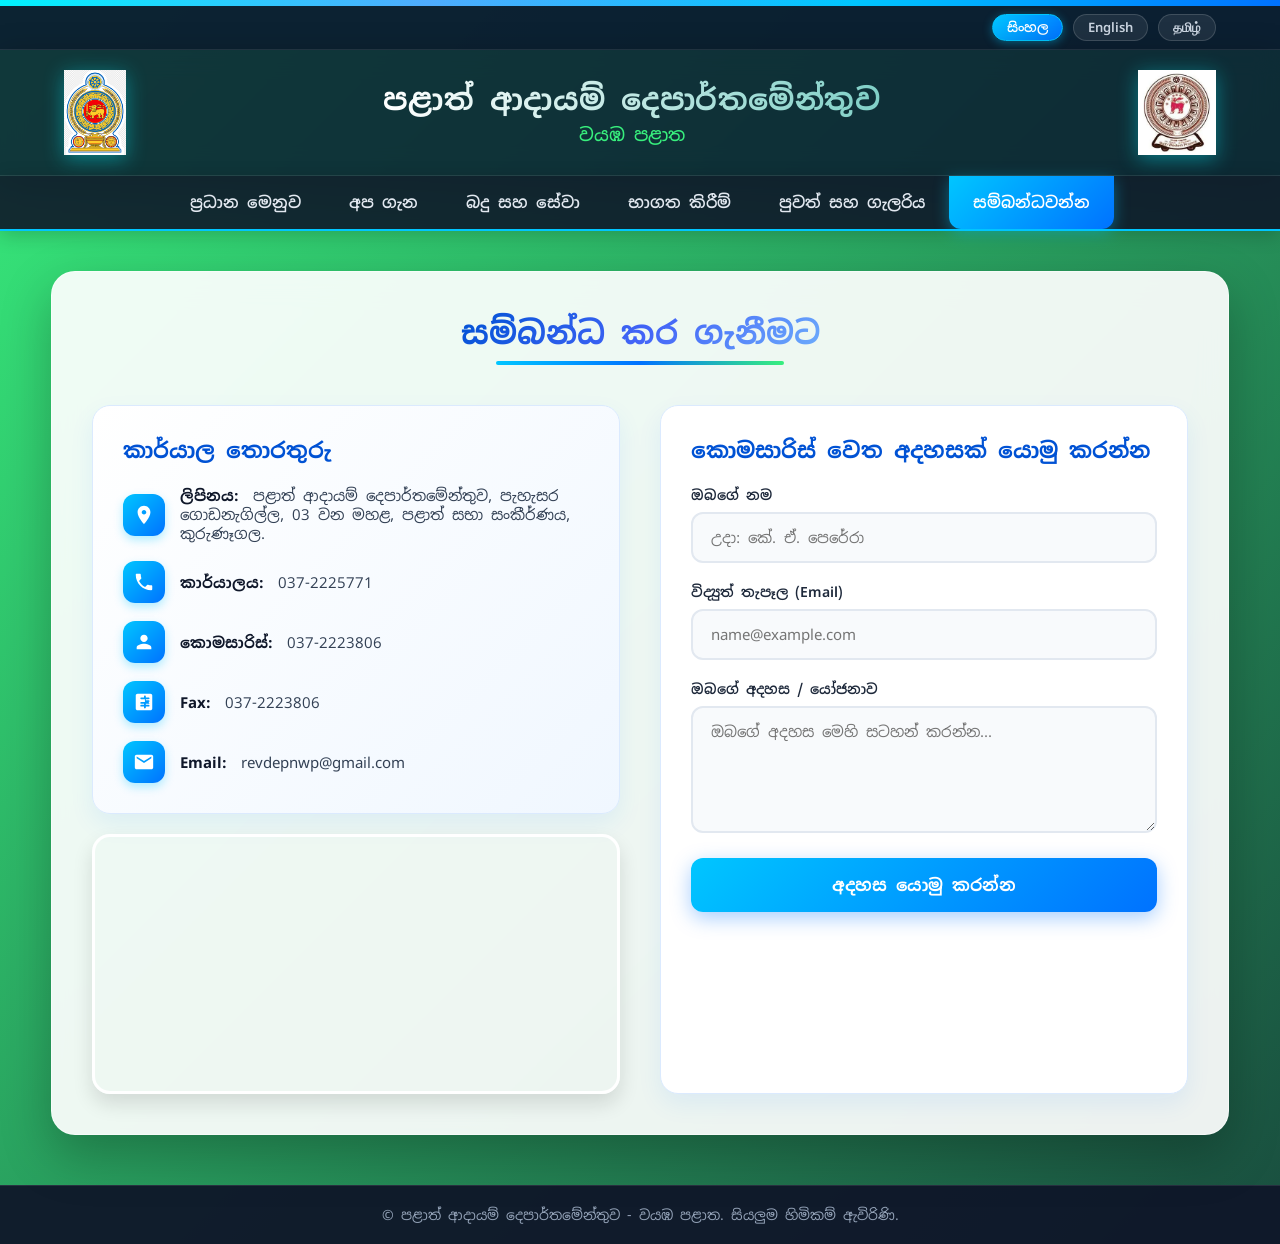
<file: contactus.html>
<!DOCTYPE html>
<html lang="si">
<head>
    <meta charset="UTF-8">
    <meta name="viewport" content="width=device-width, initial-scale=1.0">
    <title>සම්බන්ධ කර ගැනීමට - වයඹ පළාත් ආදායම් දෙපාර්තමේන්තුව</title>
    <!-- Google Fonts -->
    <link href="https://fonts.googleapis.com/css2?family=Noto+Sans+Sinhala:wght@400;600;700&family=Poppins:wght@300;400;500;600;700&display=swap" rel="stylesheet">
    <style>
        * {
            box-sizing: border-box;
            margin: 0;
            padding: 0;
            font-family: 'Noto Sans Sinhala', 'Poppins', sans-serif;
        }

        /* Dynamic Sky Wave Background */
        body {
            background: linear-gradient(-45deg, #00c6ff, #0072ff, #0f172a, #38ef7d);
            background-size: 400% 400%;
            animation: skyWaveGradient 12s ease infinite;
            color: #1e293b;
            min-height: 100vh;
        }

        @keyframes skyWaveGradient {
            0% { background-position: 0% 50%; }
            50% { background-position: 100% 50%; }
            100% { background-position: 0% 50%; }
        }

        /* Top Accent Bar */
        .top-stripe {
            height: 6px;
            background: linear-gradient(90deg, #00f2fe, #4facfe, #00c6ff, #0072ff);
        }

        /* Language Switcher Bar */
        .language-bar {
            background: rgba(10, 25, 47, 0.95);
            padding: 8px 5%;
            display: flex;
            justify-content: flex-end;
            align-items: center;
            border-bottom: 1px solid rgba(255, 255, 255, 0.1);
        }

        .lang-container {
            display: flex;
            gap: 10px;
        }

        .lang-tab {
            color: #cbd5e1;
            text-decoration: none;
            padding: 4px 14px;
            font-size: 13px;
            font-weight: 600;
            border-radius: 20px;
            background: rgba(255, 255, 255, 0.08);
            border: 1px solid rgba(255, 255, 255, 0.15);
            transition: all 0.3s ease;
        }

        .lang-tab:hover {
            color: #00f2fe;
            background: rgba(0, 198, 255, 0.2);
            border-color: #00c6ff;
        }

        .lang-tab.active {
            color: #ffffff;
            background: linear-gradient(135deg, #00c6ff 0%, #0072ff 100%);
            border-color: #00c6ff;
            box-shadow: 0 2px 10px rgba(0, 198, 255, 0.4);
        }

        /* Glassmorphism Header */
        .header {
            background: rgba(10, 25, 47, 0.85);
            backdrop-filter: blur(12px);
            color: #fff;
            padding: 20px 5%;
            display: flex;
            justify-content: space-between;
            align-items: center;
            box-shadow: 0 8px 32px 0 rgba(0, 0, 0, 0.3);
            border-bottom: 1px solid rgba(255, 255, 255, 0.1);
        }

        .header img {
            height: 85px;
            width: auto;
            filter: drop-shadow(0px 4px 10px rgba(0, 242, 254, 0.4));
            transition: transform 0.3s ease;
        }

        .header img:hover {
            transform: scale(1.05);
        }

        .header-title {
            text-align: center;
        }

        .header-title h1 {
            font-size: 30px;
            font-weight: 700;
            background: linear-gradient(90deg, #ffffff, #80d0c7);
            -webkit-background-clip: text;
            -webkit-text-fill-color: transparent;
            letter-spacing: 0.5px;
        }

        .header-title h3 {
            font-size: 18px;
            font-weight: 500;
            color: #38ef7d;
            margin-top: 4px;
        }

        /* Modern Sky Navbar */
        .navbar {
            background: rgba(15, 23, 42, 0.9);
            backdrop-filter: blur(10px);
            position: sticky;
            top: 0;
            z-index: 1000;
            box-shadow: 0 4px 20px rgba(0,0,0,0.2);
            border-bottom: 2px solid #00c6ff;
        }

        .nav-container {
            width: 95%;
            max-width: 1600px;
            margin: 0 auto;
            display: flex;
            justify-content: center;
            flex-wrap: wrap;
        }

        .nav-link {
            color: #e2e8f0;
            text-decoration: none;
            padding: 16px 24px;
            font-size: 16px;
            font-weight: 600;
            display: inline-block;
            transition: all 0.3s ease;
            position: relative;
        }

        .nav-link:hover {
            color: #00f2fe;
            background: rgba(0, 198, 255, 0.1);
        }

        .nav-link.active {
            color: #ffffff;
            background: linear-gradient(135deg, #00c6ff 0%, #0072ff 100%);
            border-radius: 0 0 12px 12px;
            box-shadow: 0 4px 15px rgba(0, 198, 255, 0.4);
        }

        /* Glassmorphism Main Card Container */
        .container {
            max-width: 1250px;
            width: 92%;
            margin: 40px auto;
            background: rgba(255, 255, 255, 0.92);
            backdrop-filter: blur(16px);
            border-radius: 24px;
            box-shadow: 0 20px 50px rgba(0, 0, 0, 0.25);
            padding: 40px;
            border: 1px solid rgba(255, 255, 255, 0.5);
            position: relative;
            overflow: hidden;
        }

        .page-header {
            text-align: center;
            margin-bottom: 40px;
        }

        .page-header h2 {
            font-size: 32px;
            font-weight: 700;
            background: linear-gradient(135deg, #0052D4, #4364F7, #6FB1FC);
            -webkit-background-clip: text;
            -webkit-text-fill-color: transparent;
            display: inline-block;
            position: relative;
            padding-bottom: 12px;
        }

        .page-header h2::after {
            content: '';
            position: absolute;
            width: 80%;
            height: 4px;
            background: linear-gradient(90deg, #00c6ff, #0072ff, #38ef7d);
            bottom: 0;
            left: 10%;
            border-radius: 10px;
        }

        .content-grid {
            display: grid;
            grid-template-columns: 1fr 1fr;
            gap: 40px;
        }

        /* Info Section & Cards */
        .info-section {
            display: flex;
            flex-direction: column;
            gap: 20px;
        }

        .contact-card {
            background: linear-gradient(135deg, #ffffff 0%, #f0f7ff 100%);
            border-radius: 18px;
            padding: 30px;
            border: 1px solid #dbeafe;
            box-shadow: 0 10px 25px rgba(0, 114, 255, 0.08);
            transition: transform 0.3s ease;
        }

        .contact-card:hover {
            transform: translateY(-3px);
        }

        .contact-card h3 {
            color: #0052D4;
            margin-bottom: 22px;
            font-size: 22px;
            font-weight: 700;
        }

        .info-item {
            display: flex;
            align-items: center;
            margin-bottom: 18px;
            font-size: 15px;
            color: #334155;
        }

        .info-item:last-child {
            margin-bottom: 0;
        }

        .icon-box {
            width: 42px;
            height: 42px;
            background: linear-gradient(135deg, #00c6ff 0%, #0072ff 100%);
            border-radius: 12px;
            display: flex;
            align-items: center;
            justify-content: center;
            margin-right: 15px;
            flex-shrink: 0;
            box-shadow: 0 4px 10px rgba(0, 198, 255, 0.3);
        }

        .icon-box svg {
            width: 22px;
            height: 22px;
            fill: #ffffff;
        }

        .info-item strong {
            color: #0f172a;
            margin-right: 6px;
        }

        .map-container {
            width: 100%;
            height: 260px;
            border-radius: 18px;
            overflow: hidden;
            box-shadow: 0 10px 20px rgba(0,0,0,0.12);
            border: 3px solid #ffffff;
        }

        /* Stylish Sky Form Section */
        .form-section {
            background: #ffffff;
            border-radius: 18px;
            padding: 30px;
            border: 1px solid #dbeafe;
            box-shadow: 0 10px 25px rgba(0, 114, 255, 0.08);
        }

        .form-section h3 {
            color: #0052D4;
            margin-bottom: 22px;
            font-size: 22px;
            font-weight: 700;
        }

        .form-group {
            margin-bottom: 20px;
        }

        .form-group label {
            display: block;
            margin-bottom: 8px;
            font-weight: 600;
            color: #1e293b;
            font-size: 14px;
        }

        .form-group input, 
        .form-group textarea {
            width: 100%;
            padding: 14px 18px;
            border: 2px solid #e2e8f0;
            border-radius: 12px;
            font-size: 15px;
            transition: all 0.3s ease;
            background-color: #f8fafc;
        }

        .form-group input:focus, 
        .form-group textarea:focus {
            outline: none;
            border-color: #00c6ff;
            background-color: #ffffff;
            box-shadow: 0 0 15px rgba(0, 198, 255, 0.25);
        }

        .submit-btn {
            background: linear-gradient(135deg, #00c6ff 0%, #0072ff 100%);
            color: white;
            padding: 16px 24px;
            border: none;
            border-radius: 12px;
            cursor: pointer;
            font-size: 17px;
            font-weight: 700;
            width: 100%;
            transition: all 0.3s ease;
            box-shadow: 0 6px 20px rgba(0, 114, 255, 0.35);
        }

        .submit-btn:hover {
            transform: translateY(-3px);
            box-shadow: 0 10px 25px rgba(0, 198, 255, 0.5);
            background: linear-gradient(135deg, #0072ff 0%, #00c6ff 100%);
        }

        /* Footer */
        .footer-bottom {
            background: rgba(15, 23, 42, 0.95);
            color: #94a3b8;
            text-align: center;
            padding: 20px;
            font-size: 14px;
            margin-top: 50px;
            border-top: 1px solid rgba(255, 255, 255, 0.1);
        }

        /* Responsive Breakpoints */
        @media (max-width: 900px) {
            .content-grid {
                grid-template-columns: 1fr;
            }
            .container {
                padding: 25px;
            }
            .header {
                flex-direction: column;
                gap: 15px;
                text-align: center;
            }
            .language-bar {
                justify-content: center;
            }
            .nav-container {
                flex-direction: column;
            }
            .nav-link {
                text-align: center;
                padding: 12px;
            }
        }
    </style>
</head>
<body>

    <div class="top-stripe"></div>

    <!-- Language Selection Bar (භාෂා තේරීමේ තීරුව) -->
    <div class="language-bar">
        <div class="lang-container">
            <a href="home.html" class="lang-tab active">සිංහල</a>
            <a href="index-en.html" class="lang-tab">English</a>
            <a href="contactus-ta.html" class="lang-tab">தமிழ்</a>
        </div>
    </div>

    <!-- Header Section -->
    <header class="header">
        <img src="sl.png" alt="ශ්‍රී ලංකා රාජ්‍ය ලාංඡනය">
        <div class="header-title">
            <h1>පළාත් ආදායම් දෙපාර්තමේන්තුව</h1>
            <h3>වයඹ පළාත</h3>
        </div>
        <img src="OIP (6).webp" alt="වයඹ පළාත් සභා ලාංඡනය">
    </header>

    <!-- Navigation Menu -->
    <nav class="navbar">
        <div class="nav-container">
            <a href="home.html" class="nav-link">ප්‍රධාන මෙනුව</a>
            <a href="aboutus.html" class="nav-link">අප ගැන</a>
            <a href="tax.html" class="nav-link">බදු සහ සේවා</a>
            <a href="download.html" class="nav-link">භාගත කිරීම්</a>
            <a href="gallery.html" class="nav-link">පුවත් සහ ගැලරිය</a>
            <a href="contactus.html" class="nav-link active">සම්බන්ධවන්න</a>
        </div>
    </nav>

    <!-- Main Content Glass Container -->
    <div class="container">
        <div class="page-header">
            <h2>සම්බන්ධ කර ගැනීමට</h2>
        </div>
        
        <div class="content-grid">
            <!-- Left Side: Office Info & Map -->
            <div class="info-section">
                <div class="contact-card">
                    <h3>කාර්යාල තොරතුරු</h3>
                    
                    <div class="info-item">
                        <div class="icon-box">
                            <svg viewBox="0 0 24 24"><path d="M12 2C8.13 2 5 5.13 5 9c0 5.25 7 13 7 13s7-7.75 7-13c0-3.87-3.13-7-7-7zm0 9.5c-1.38 0-2.5-1.12-2.5-2.5s1.12-2.5 2.5-2.5 2.5 1.12 2.5 2.5-1.12 2.5-2.5 2.5z"/></svg>
                        </div>
                        <span><strong>ලිපිනය:</strong> පළාත් ආදායම් දෙපාර්තමේන්තුව, පැහැසර ගොඩනැගිල්ල, 03 වන මහළ, පළාත් සභා සංකීර්ණය, කුරුණෑගල.</span>
                    </div>

                    <div class="info-item">
                        <div class="icon-box">
                            <svg viewBox="0 0 24 24"><path d="M6.62 10.79c1.44 2.83 3.76 5.14 6.59 6.59l2.2-2.2c.27-.27.67-.36 1.02-.24 1.12.37 2.33.57 3.57.57.55 0 1 .45 1 1V20c0 .55-.45 1-1 1-9.39 0-17-7.61-17-17 0-.55.45-1 1-1h3.5c.55 0 1 .45 1 1 0 1.25.2 2.45.57 3.57.11.35.03.74-.25 1.02l-2.2 2.2z"/></svg>
                        </div>
                        <span><strong>කාර්යාලය:</strong> 037-2225771</span>
                    </div>

                    <div class="info-item">
                        <div class="icon-box">
                            <svg viewBox="0 0 24 24"><path d="M12 12c2.21 0 4-1.79 4-4s-1.79-4-4-4-4 1.79-4 4 1.79 4 4 4zm0 2c-2.67 0-8 1.34-8 4v2h16v-2c0-2.66-5.33-4-8-4z"/></svg>
                        </div>
                        <span><strong>කොමසාරිස්:</strong> 037-2223806</span>
                    </div>

                    <div class="info-item">
                        <div class="icon-box">
                            <svg viewBox="0 0 24 24"><path d="M19 3H5c-1.1 0-2 .9-2 2v14c0 1.1.9 2 2 2h14c1.1 0 2-.9 2-2V5c0-1.1-.9-2-2-2zm-1 11h-4v1h3c.55 0 1 .45 1 1s-.45 1-1 1h-3v1c0 .55-.45 1-1 1s-1-.45-1-1v-1H9c-.55 0-1-.45-1-1s.45-1 1-1h3v-1H9c-.55 0-1-.45-1-1s.45-1 1-1h4V9H9c-.55 0-1-.45-1-1s.45-1 1-1h3V6c0-.55.45-1 1-1s1 .45 1 1v1h3c.55 0 1 .45 1 1s-.45 1-1 1h-3v1h3c.55 0 1 .45 1 1s-.45 1-1 1z"/></svg>
                        </div>
                        <span><strong>Fax:</strong> 037-2223806</span>
                    </div>

                    <div class="info-item">
                        <div class="icon-box">
                            <svg viewBox="0 0 24 24"><path d="M20 4H4c-1.1 0-1.99.9-1.99 2L2 18c0 1.1.9 2 2 2h16c1.1 0 2-.9 2-2V6c0-1.1-.9-2-2-2zm0 4l-8 5-8-5V6l8 5 8-5v2z"/></svg>
                        </div>
                        <span><strong>Email:</strong> revdepnwp@gmail.com</span>
                    </div>
                </div>

                <!-- Google Map -->
                <div class="map-container">
                    <iframe 
                        src="https://www.google.com/maps/embed?pb=!1m18!1m12!1m3!1d3955.518134764848!2d80.3601!3d7.4855!2m3!1f0!2f0!3f0!3m2!1i1024!2i768!4f13.1!3m3!1m2!1s0x3ae33a1e4c70d4d7%3A0x62c2f6d5ef664a79!2sWayamba%20Provincial%20Council%20Complex%2C%20Kurunegala!5e0!3m2!1sen!2slk!4v1620000000000!5m2!1sen!2slk" 
                        width="100%" 
                        height="100%" 
                        style="border:0;" 
                        allowfullscreen="" 
                        loading="lazy">
                    </iframe>
                </div>
            </div>

            <!-- Right Side: Form -->
            <div class="form-section">
                <h3>කොමසාරිස් වෙත අදහසක් යොමු කරන්න</h3>

                <!-- Formspree Integrations for Instant Email -->
                <form action="https://formspree.io/f/revdepnwp@gmail.com" method="POST">
                    <div class="form-group">
                        <label for="name">ඔබගේ නම</label>
                        <input type="text" id="name" name="name" placeholder="උදා: කේ. ඒ. පෙරේරා" required>
                    </div>

                    <div class="form-group">
                        <label for="email">විද්‍යුත් තැපෑල (Email)</label>
                        <input type="email" id="email" name="email" placeholder="name@example.com" required>
                    </div>

                    <div class="form-group">
                        <label for="message">ඔබගේ අදහස / යෝජනාව</label>
                        <textarea id="message" name="message" rows="5" placeholder="ඔබගේ අදහස මෙහි සටහන් කරන්න..." required></textarea>
                    </div>

                    <button type="submit" class="submit-btn">අදහස යොමු කරන්න</button>
                </form>
            </div>
        </div>
    </div>

    <!-- Footer -->
    <div class="footer-bottom">
        &copy; <?php echo date("Y"); ?> පළාත් ආදායම් දෙපාර්තමේන්තුව - වයඹ පළාත. සියලුම හිමිකම් ඇවිරිණි.
    </div>

</body>
</html>
</file>
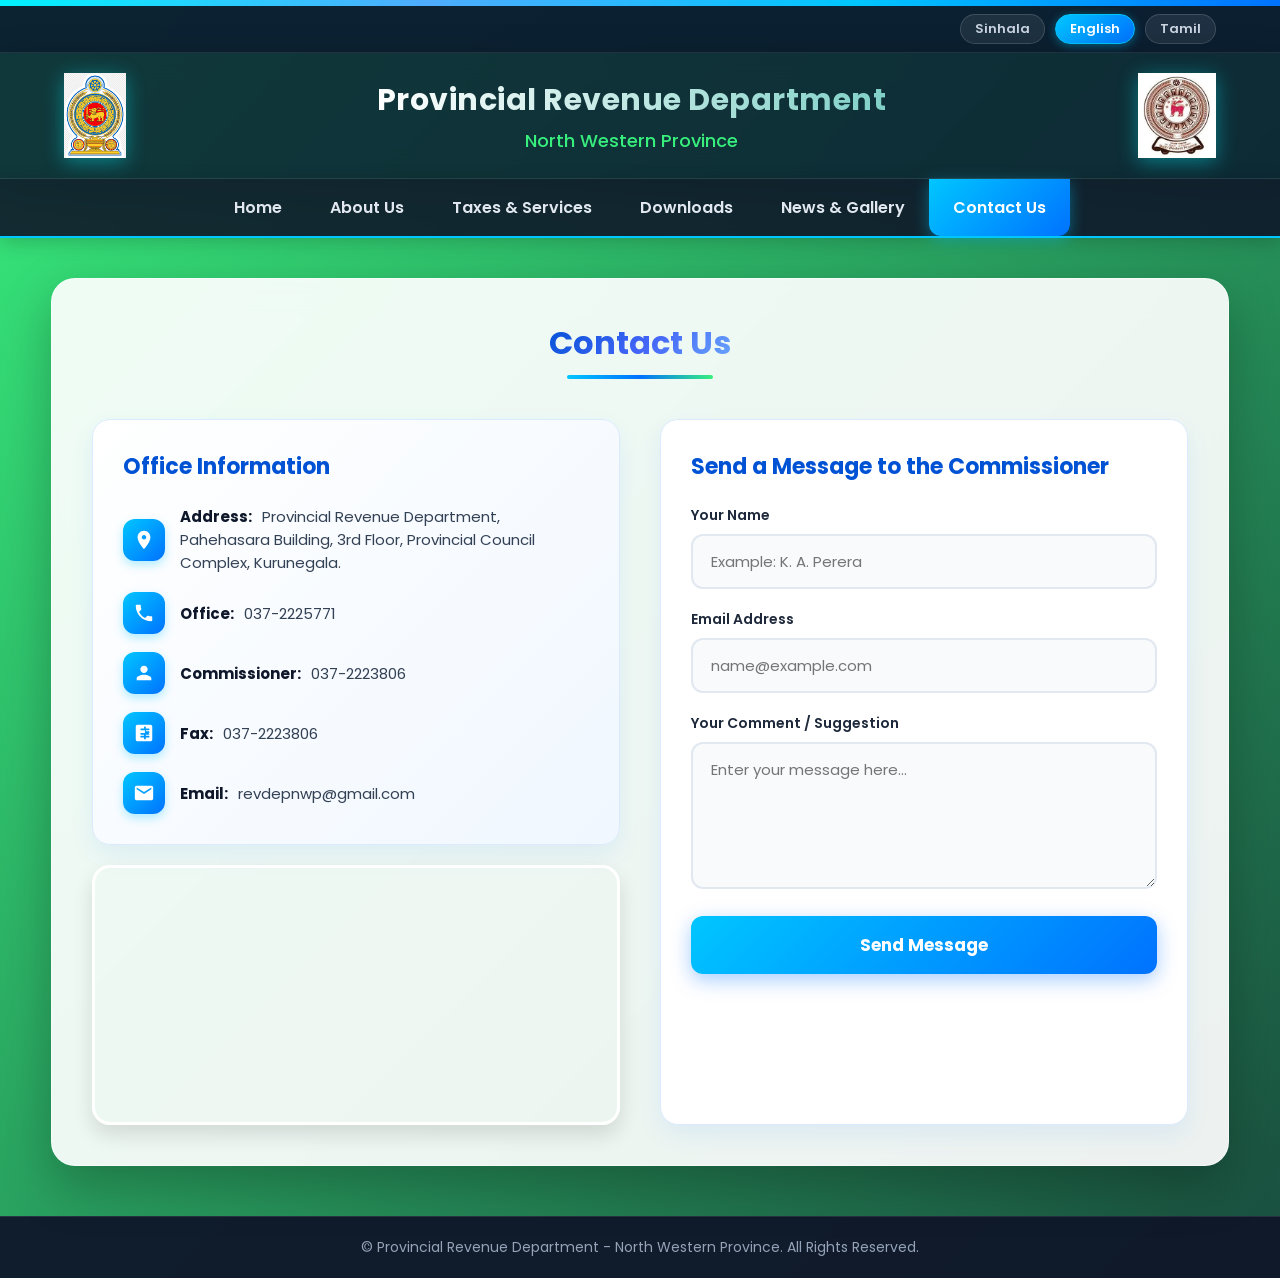
<file: contactuse.html>
<!DOCTYPE html>
<html lang="en">
<head>
    <meta charset="UTF-8">
    <meta name="viewport" content="width=device-width, initial-scale=1.0">

    <title>Contact Us - Provincial Revenue Department, North Western Province</title>

    <!-- Google Fonts -->
    <link href="https://fonts.googleapis.com/css2?family=Noto+Sans+Sinhala:wght@400;600;700&family=Poppins:wght@300;400;500;600;700&display=swap" rel="stylesheet">

    <style>
        * {
            box-sizing: border-box;
            margin: 0;
            padding: 0;
            font-family: 'Poppins', sans-serif;
            scroll-behavior: smooth;
        }

        /* Dynamic Sky Wave Background */
        body {
            background: linear-gradient(-45deg, #00c6ff, #0072ff, #0f172a, #38ef7d);
            background-size: 400% 400%;
            animation: skyWaveGradient 12s ease infinite;
            color: #1e293b;
            min-height: 100vh;
        }

        @keyframes skyWaveGradient {
            0% {
                background-position: 0% 50%;
            }

            50% {
                background-position: 100% 50%;
            }

            100% {
                background-position: 0% 50%;
            }
        }

        /* Top Accent Bar */
        .top-stripe {
            height: 6px;
            background: linear-gradient(
                90deg,
                #00f2fe,
                #4facfe,
                #00c6ff,
                #0072ff
            );
        }

        /* Language Switcher Bar */
        .language-bar {
            background: rgba(10, 25, 47, 0.95);
            padding: 8px 5%;
            display: flex;
            justify-content: flex-end;
            align-items: center;
            border-bottom: 1px solid rgba(255, 255, 255, 0.1);
        }

        .lang-container {
            display: flex;
            gap: 10px;
        }

        .lang-tab {
            color: #cbd5e1;
            text-decoration: none;
            padding: 4px 14px;
            font-size: 13px;
            font-weight: 600;
            border-radius: 20px;
            background: rgba(255, 255, 255, 0.08);
            border: 1px solid rgba(255, 255, 255, 0.15);
            transition: all 0.3s ease;
        }

        .lang-tab:hover {
            color: #00f2fe;
            background: rgba(0, 198, 255, 0.2);
            border-color: #00c6ff;
        }

        .lang-tab.active {
            color: #ffffff;
            background: linear-gradient(
                135deg,
                #00c6ff 0%,
                #0072ff 100%
            );
            border-color: #00c6ff;
            box-shadow: 0 2px 10px rgba(0, 198, 255, 0.4);
        }

        /* Glassmorphism Header */
        .header {
            background: rgba(10, 25, 47, 0.85);
            backdrop-filter: blur(12px);
            color: #fff;
            padding: 20px 5%;
            display: flex;
            justify-content: space-between;
            align-items: center;
            box-shadow: 0 8px 32px 0 rgba(0, 0, 0, 0.3);
            border-bottom: 1px solid rgba(255, 255, 255, 0.1);
        }

        .header img {
            height: 85px;
            width: auto;
            filter: drop-shadow(
                0px 4px 10px rgba(0, 242, 254, 0.4)
            );
            transition: transform 0.3s ease;
        }

        .header img:hover {
            transform: scale(1.05);
        }

        .header-title {
            text-align: center;
        }

        .header-title h1 {
            font-size: 30px;
            font-weight: 700;
            background: linear-gradient(
                90deg,
                #ffffff,
                #80d0c7
            );
            -webkit-background-clip: text;
            -webkit-text-fill-color: transparent;
            letter-spacing: 0.5px;
        }

        .header-title h3 {
            font-size: 18px;
            font-weight: 500;
            color: #38ef7d;
            margin-top: 4px;
        }

        /* Modern Sky Navbar */
        .navbar {
            background: rgba(15, 23, 42, 0.9);
            backdrop-filter: blur(10px);
            position: sticky;
            top: 0;
            z-index: 1000;
            box-shadow: 0 4px 20px rgba(0, 0, 0, 0.2);
            border-bottom: 2px solid #00c6ff;
        }

        .nav-container {
            width: 95%;
            max-width: 1600px;
            margin: 0 auto;
            display: flex;
            justify-content: center;
            flex-wrap: wrap;
        }

        .nav-link {
            color: #e2e8f0;
            text-decoration: none;
            padding: 16px 24px;
            font-size: 16px;
            font-weight: 600;
            display: inline-block;
            transition: all 0.3s ease;
            position: relative;
        }

        .nav-link:hover {
            color: #00f2fe;
            background: rgba(0, 198, 255, 0.1);
        }

        .nav-link.active {
            color: #ffffff;
            background: linear-gradient(
                135deg,
                #00c6ff 0%,
                #0072ff 100%
            );
            border-radius: 0 0 12px 12px;
            box-shadow: 0 4px 15px rgba(0, 198, 255, 0.4);
        }

        /* Glassmorphism Main Card Container */
        .container {
            max-width: 1250px;
            width: 92%;
            margin: 40px auto;
            background: rgba(255, 255, 255, 0.92);
            backdrop-filter: blur(16px);
            border-radius: 24px;
            box-shadow: 0 20px 50px rgba(0, 0, 0, 0.25);
            padding: 40px;
            border: 1px solid rgba(255, 255, 255, 0.5);
            position: relative;
            overflow: hidden;
        }

        .page-header {
            text-align: center;
            margin-bottom: 40px;
        }

        .page-header h2 {
            font-size: 32px;
            font-weight: 700;
            background: linear-gradient(
                135deg,
                #0052D4,
                #4364F7,
                #6FB1FC
            );
            -webkit-background-clip: text;
            -webkit-text-fill-color: transparent;
            display: inline-block;
            position: relative;
            padding-bottom: 12px;
        }

        .page-header h2::after {
            content: '';
            position: absolute;
            width: 80%;
            height: 4px;
            background: linear-gradient(
                90deg,
                #00c6ff,
                #0072ff,
                #38ef7d
            );
            bottom: 0;
            left: 10%;
            border-radius: 10px;
        }

        .content-grid {
            display: grid;
            grid-template-columns: 1fr 1fr;
            gap: 40px;
        }

        /* Info Section & Cards */
        .info-section {
            display: flex;
            flex-direction: column;
            gap: 20px;
        }

        .contact-card {
            background: linear-gradient(
                135deg,
                #ffffff 0%,
                #f0f7ff 100%
            );
            border-radius: 18px;
            padding: 30px;
            border: 1px solid #dbeafe;
            box-shadow: 0 10px 25px rgba(0, 114, 255, 0.08);
            transition: transform 0.3s ease;
        }

        .contact-card:hover {
            transform: translateY(-3px);
        }

        .contact-card h3 {
            color: #0052D4;
            margin-bottom: 22px;
            font-size: 22px;
            font-weight: 700;
        }

        .info-item {
            display: flex;
            align-items: center;
            margin-bottom: 18px;
            font-size: 15px;
            color: #334155;
        }

        .info-item:last-child {
            margin-bottom: 0;
        }

        .icon-box {
            width: 42px;
            height: 42px;
            background: linear-gradient(
                135deg,
                #00c6ff 0%,
                #0072ff 100%
            );
            border-radius: 12px;
            display: flex;
            align-items: center;
            justify-content: center;
            margin-right: 15px;
            flex-shrink: 0;
            box-shadow: 0 4px 10px rgba(0, 198, 255, 0.3);
        }

        .icon-box svg {
            width: 22px;
            height: 22px;
            fill: #ffffff;
        }

        .info-item strong {
            color: #0f172a;
            margin-right: 6px;
        }

        .map-container {
            width: 100%;
            height: 260px;
            border-radius: 18px;
            overflow: hidden;
            box-shadow: 0 10px 20px rgba(0, 0, 0, 0.12);
            border: 3px solid #ffffff;
        }

        /* Stylish Sky Form Section */
        .form-section {
            background: #ffffff;
            border-radius: 18px;
            padding: 30px;
            border: 1px solid #dbeafe;
            box-shadow: 0 10px 25px rgba(0, 114, 255, 0.08);
        }

        .form-section h3 {
            color: #0052D4;
            margin-bottom: 22px;
            font-size: 22px;
            font-weight: 700;
        }

        .form-group {
            margin-bottom: 20px;
        }

        .form-group label {
            display: block;
            margin-bottom: 8px;
            font-weight: 600;
            color: #1e293b;
            font-size: 14px;
        }

        .form-group input,
        .form-group textarea {
            width: 100%;
            padding: 14px 18px;
            border: 2px solid #e2e8f0;
            border-radius: 12px;
            font-size: 15px;
            transition: all 0.3s ease;
            background-color: #f8fafc;
        }

        .form-group input:focus,
        .form-group textarea:focus {
            outline: none;
            border-color: #00c6ff;
            background-color: #ffffff;
            box-shadow: 0 0 15px rgba(0, 198, 255, 0.25);
        }

        .submit-btn {
            background: linear-gradient(
                135deg,
                #00c6ff 0%,
                #0072ff 100%
            );
            color: white;
            padding: 16px 24px;
            border: none;
            border-radius: 12px;
            cursor: pointer;
            font-size: 17px;
            font-weight: 700;
            width: 100%;
            transition: all 0.3s ease;
            box-shadow: 0 6px 20px rgba(0, 114, 255, 0.35);
        }

        .submit-btn:hover {
            transform: translateY(-3px);
            box-shadow: 0 10px 25px rgba(0, 198, 255, 0.5);
            background: linear-gradient(
                135deg,
                #0072ff 0%,
                #00c6ff 100%
            );
        }

        /* Footer */
        .footer-bottom {
            background: rgba(15, 23, 42, 0.95);
            color: #94a3b8;
            text-align: center;
            padding: 20px;
            font-size: 14px;
            margin-top: 50px;
            border-top: 1px solid rgba(255, 255, 255, 0.1);
        }

        /* Responsive Breakpoints */
        @media (max-width: 900px) {

            .content-grid {
                grid-template-columns: 1fr;
            }

            .container {
                padding: 25px;
            }

            .header {
                flex-direction: column;
                gap: 15px;
                text-align: center;
            }

            .language-bar {
                justify-content: center;
            }

            .nav-container {
                flex-direction: column;
            }

            .nav-link {
                text-align: center;
                padding: 12px;
            }
        }
    </style>
</head>

<body>

    <div class="top-stripe"></div>

    <!-- Language Selection Bar -->
    <div class="language-bar">
        <div class="lang-container">

            <a href="home.html" class="lang-tab">
                Sinhala
            </a>

            <a href="index-en.html" class="lang-tab active">
                English
            </a>

            <a href="contactus-ta.html" class="lang-tab">
                Tamil
            </a>

        </div>
    </div>

    <!-- Header Section -->
    <header class="header">

        <img
            src="sl.png"
            alt="Sri Lankan Government Emblem">

        <div class="header-title">

            <h1>
                Provincial Revenue Department
            </h1>

            <h3>
                North Western Province
            </h3>

        </div>

        <img
            src="OIP (6).webp"
            alt="North Western Provincial Council Emblem">

    </header>

    <!-- Navigation Menu -->
    <nav class="navbar">

        <div class="nav-container">

            <a href="index-en.html" class="nav-link">
                Home
            </a>

            <a href="aboutuse.html" class="nav-link">
                About Us
            </a>

            <a href="taxe.html" class="nav-link">
                Taxes & Services
            </a>

            <a href="downloade.html" class="nav-link">
                Downloads
            </a>

            <a href="gallerye.html" class="nav-link">
                News & Gallery
            </a>

            <a href="contactuse.html" class="nav-link active">
                Contact Us
            </a>

        </div>

    </nav>

    <!-- Main Content Glass Container -->
    <div class="container">

        <div class="page-header">

            <h2>
                Contact Us
            </h2>

        </div>

        <div class="content-grid">

            <!-- Left Side: Office Info & Map -->
            <div class="info-section">

                <div class="contact-card">

                    <h3>
                        Office Information
                    </h3>

                    <div class="info-item">

                        <div class="icon-box">

                            <svg viewBox="0 0 24 24">
                                <path d="M12 2C8.13 2 5 5.13 5 9c0 5.25 7 13 7 13s7-7.75 7-13c0-3.87-3.13-7-7-7zm0 9.5c-1.38 0-2.5-1.12-2.5-2.5s1.12-2.5 2.5-2.5 2.5 1.12 2.5 2.5-1.12 2.5-2.5 2.5z"/>
                            </svg>

                        </div>

                        <span>
                            <strong>Address:</strong>
                            Provincial Revenue Department,
                            Pahehasara Building,
                            3rd Floor,
                            Provincial Council Complex,
                            Kurunegala.
                        </span>

                    </div>

                    <div class="info-item">

                        <div class="icon-box">

                            <svg viewBox="0 0 24 24">
                                <path d="M6.62 10.79c1.44 2.83 3.76 5.14 6.59 6.59l2.2-2.2c.27-.27.67-.36 1.02-.24 1.12.37 2.33.57 3.57.57.55 0 1 .45 1 1V20c0 .55-.45 1-1 1-9.39 0-17-7.61-17-17 0-.55.45-1 1-1h3.5c.55 0 1 .45 1 1 0 1.25.2 2.45.57 3.57.11.35.03.74-.25 1.02l-2.2 2.2z"/>
                            </svg>

                        </div>

                        <span>
                            <strong>Office:</strong>
                            037-2225771
                        </span>

                    </div>

                    <div class="info-item">

                        <div class="icon-box">

                            <svg viewBox="0 0 24 24">
                                <path d="M12 12c2.21 0 4-1.79 4-4s-1.79-4-4-4-4 1.79-4 4 1.79 4 4 4zm0 2c-2.67 0-8 1.34-8 4v2h16v-2c0-2.66-5.33-4-8-4z"/>
                            </svg>

                        </div>

                        <span>
                            <strong>Commissioner:</strong>
                            037-2223806
                        </span>

                    </div>

                    <div class="info-item">

                        <div class="icon-box">

                            <svg viewBox="0 0 24 24">
                                <path d="M19 3H5c-1.1 0-2 .9-2 2v14c0 1.1.9 2 2 2h14c1.1 0 2-.9 2-2V5c0-1.1-.9-2-2-2zm-1 11h-4v1h3c.55 0 1 .45 1 1s-.45 1-1 1h-3v1c0 .55-.45 1-1 1s-1-.45-1-1v-1H9c-.55 0-1-.45-1-1s.45-1 1-1h3v-1H9c-.55 0-1-.45-1-1s.45-1 1-1h4V9H9c-.55 0-1-.45-1-1s.45-1 1-1h3V6c0-.55.45-1 1-1s1 .45 1 1v1h3c.55 0 1 .45 1 1s-.45 1-1 1h-3v1h3c.55 0 1 .45 1 1s-.45 1-1 1z"/>
                            </svg>

                        </div>

                        <span>
                            <strong>Fax:</strong>
                            037-2223806
                        </span>

                    </div>

                    <div class="info-item">

                        <div class="icon-box">

                            <svg viewBox="0 0 24 24">
                                <path d="M20 4H4c-1.1 0-1.99.9-1.99 2L2 18c0 1.1.9 2 2 2h16c1.1 0 2-.9 2-2V6c0-1.1-.9-2-2-2zm0 4l-8 5-8-5V6l8 5 8-5v2z"/>
                            </svg>

                        </div>

                        <span>
                            <strong>Email:</strong>
                            revdepnwp@gmail.com
                        </span>

                    </div>

                </div>

                <!-- Google Map -->
                <div class="map-container">

                    <iframe
                        src="https://www.google.com/maps/embed?pb=!1m18!1m12!1m3!1d3955.518134764848!2d80.3601!3d7.4855!2m3!1f0!2f0!3f0!3m2!1i1024!2i768!4f13.1!3m3!1m2!1s0x3ae33a1e4c70d4d7%3A0x62c2f6d5ef664a79!2sWayamba%20Provincial%20Council%20Complex%2C%20Kurunegala!5e0!3m2!1sen!2slk!4v1620000000000!5m2!1sen!2slk"
                        width="100%"
                        height="100%"
                        style="border:0;"
                        allowfullscreen=""
                        loading="lazy">
                    </iframe>

                </div>

            </div>

            <!-- Right Side: Contact Form -->
            <div class="form-section">

                <h3>
                    Send a Message to the Commissioner
                </h3>

                <!-- Formspree Integration -->
                <form
                    action="https://formspree.io/f/revdepnwp@gmail.com"
                    method="POST">

                    <div class="form-group">

                        <label for="name">
                            Your Name
                        </label>

                        <input
                            type="text"
                            id="name"
                            name="name"
                            placeholder="Example: K. A. Perera"
                            required>

                    </div>

                    <div class="form-group">

                        <label for="email">
                            Email Address
                        </label>

                        <input
                            type="email"
                            id="email"
                            name="email"
                            placeholder="name@example.com"
                            required>

                    </div>

                    <div class="form-group">

                        <label for="message">
                            Your Comment / Suggestion
                        </label>

                        <textarea
                            id="message"
                            name="message"
                            rows="5"
                            placeholder="Enter your message here..."
                            required></textarea>

                    </div>

                    <button
                        type="submit"
                        class="submit-btn">

                        Send Message

                    </button>

                </form>

            </div>

        </div>

    </div>

    <!-- Footer -->
    <div class="footer-bottom">

        &copy;
        <?php echo date("Y"); ?>

        Provincial Revenue Department -
        North Western Province.

        All Rights Reserved.

    </div>

</body>
</html>
</file>
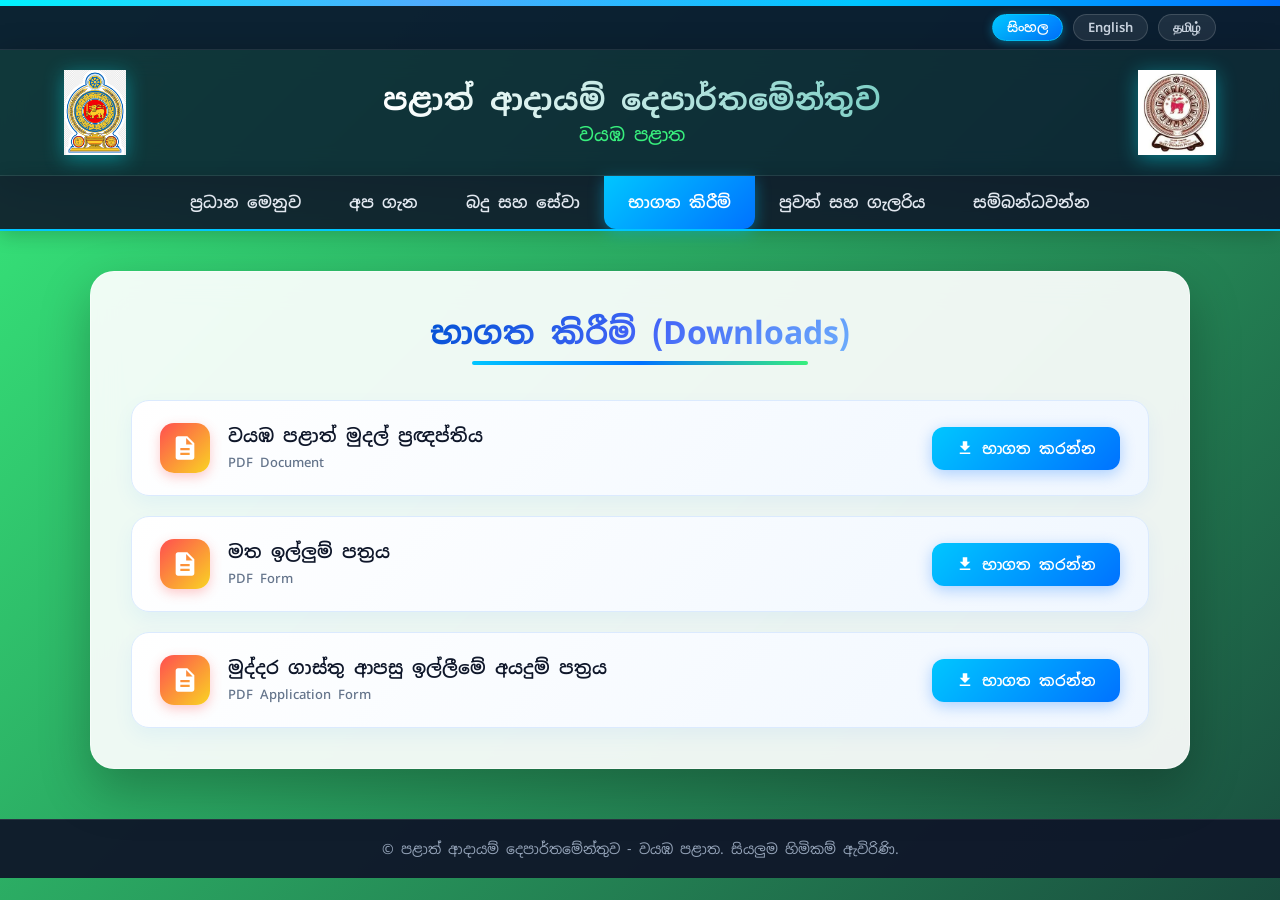
<file: download.html>
<!DOCTYPE html>
<html lang="si">
<head>
    <meta charset="UTF-8">
    <meta name="viewport" content="width=device-width, initial-scale=1.0">
    <title>භාගත කිරීම් - වයඹ පළාත් ආදායම් දෙපාර්තමේන්තුව</title>
    <!-- Google Fonts -->
    <link href="https://fonts.googleapis.com/css2?family=Noto+Sans+Sinhala:wght@400;600;700&family=Poppins:wght@300;400;500;600;700&display=swap" rel="stylesheet">
    <style>
        * {
            box-sizing: border-box;
            margin: 0;
            padding: 0;
            font-family: 'Noto Sans Sinhala', 'Poppins', sans-serif;
        }

        /* Dynamic Sky Wave Background */
        body {
            background: linear-gradient(-45deg, #00c6ff, #0072ff, #0f172a, #38ef7d);
            background-size: 400% 400%;
            animation: skyWaveGradient 12s ease infinite;
            color: #1e293b;
            min-height: 100vh;
        }

        @keyframes skyWaveGradient {
            0% { background-position: 0% 50%; }
            50% { background-position: 100% 50%; }
            100% { background-position: 0% 50%; }
        }

        /* Top Accent Bar */
        .top-stripe {
            height: 6px;
            background: linear-gradient(90deg, #00f2fe, #4facfe, #00c6ff, #0072ff);
        }

        /* Language Switcher Bar */
        .language-bar {
            background: rgba(10, 25, 47, 0.95);
            padding: 8px 5%;
            display: flex;
            justify-content: flex-end;
            align-items: center;
            border-bottom: 1px solid rgba(255, 255, 255, 0.1);
        }

        .lang-container {
            display: flex;
            gap: 10px;
        }

        .lang-tab {
            color: #cbd5e1;
            text-decoration: none;
            padding: 4px 14px;
            font-size: 13px;
            font-weight: 600;
            border-radius: 20px;
            background: rgba(255, 255, 255, 0.08);
            border: 1px solid rgba(255, 255, 255, 0.15);
            transition: all 0.3s ease;
        }

        .lang-tab:hover {
            color: #00f2fe;
            background: rgba(0, 198, 255, 0.2);
            border-color: #00c6ff;
        }

        .lang-tab.active {
            color: #ffffff;
            background: linear-gradient(135deg, #00c6ff 0%, #0072ff 100%);
            border-color: #00c6ff;
            box-shadow: 0 2px 10px rgba(0, 198, 255, 0.4);
        }

        /* Header Section */
        .header {
            background: rgba(10, 25, 47, 0.85);
            backdrop-filter: blur(12px);
            color: #fff;
            padding: 20px 5%;
            display: flex;
            justify-content: space-between;
            align-items: center;
            box-shadow: 0 8px 32px 0 rgba(0, 0, 0, 0.3);
            border-bottom: 1px solid rgba(255, 255, 255, 0.1);
        }

        .header img {
            height: 85px;
            width: auto;
            filter: drop-shadow(0px 4px 10px rgba(0, 242, 254, 0.4));
            transition: transform 0.3s ease;
        }

        .header img:hover {
            transform: scale(1.05);
        }

        .header-title {
            text-align: center;
        }

        .header-title h1 {
            font-size: 30px;
            font-weight: 700;
            background: linear-gradient(90deg, #ffffff, #80d0c7);
            -webkit-background-clip: text;
            -webkit-text-fill-color: transparent;
            letter-spacing: 0.5px;
        }

        .header-title h3 {
            font-size: 18px;
            font-weight: 500;
            color: #38ef7d;
            margin-top: 4px;
        }

        /* Navbar Links */
        .navbar {
            background: rgba(15, 23, 42, 0.9);
            backdrop-filter: blur(10px);
            position: sticky;
            top: 0;
            z-index: 1000;
            box-shadow: 0 4px 20px rgba(0,0,0,0.2);
            border-bottom: 2px solid #00c6ff;
        }

        .nav-container {
            width: 95%;
            max-width: 1600px;
            margin: 0 auto;
            display: flex;
            justify-content: center;
            flex-wrap: wrap;
        }

        .nav-link {
            color: #e2e8f0;
            text-decoration: none;
            padding: 16px 24px;
            font-size: 16px;
            font-weight: 600;
            display: inline-block;
            transition: all 0.3s ease;
            position: relative;
        }

        .nav-link:hover {
            color: #00f2fe;
            background: rgba(0, 198, 255, 0.1);
        }

        .nav-link.active {
            color: #ffffff;
            background: linear-gradient(135deg, #00c6ff 0%, #0072ff 100%);
            border-radius: 0 0 12px 12px;
            box-shadow: 0 4px 15px rgba(0, 198, 255, 0.4);
        }

        /* Main Glass Container */
        .container {
            max-width: 1100px;
            width: 92%;
            margin: 40px auto;
            background: rgba(255, 255, 255, 0.92);
            backdrop-filter: blur(16px);
            border-radius: 24px;
            box-shadow: 0 20px 50px rgba(0, 0, 0, 0.25);
            padding: 40px;
            border: 1px solid rgba(255, 255, 255, 0.5);
        }

        .page-header {
            text-align: center;
            margin-bottom: 35px;
        }

        .page-header h2 {
            font-size: 32px;
            font-weight: 700;
            background: linear-gradient(135deg, #0052D4, #4364F7, #6FB1FC);
            -webkit-background-clip: text;
            -webkit-text-fill-color: transparent;
            display: inline-block;
            position: relative;
            padding-bottom: 12px;
        }

        .page-header h2::after {
            content: '';
            position: absolute;
            width: 80%;
            height: 4px;
            background: linear-gradient(90deg, #00c6ff, #0072ff, #38ef7d);
            bottom: 0;
            left: 10%;
            border-radius: 10px;
        }

        /* Downloads Cards Grid */
        .download-list {
            display: flex;
            flex-direction: column;
            gap: 20px;
        }

        .download-card {
            background: linear-gradient(135deg, #ffffff 0%, #f0f7ff 100%);
            border-radius: 18px;
            padding: 22px 28px;
            border: 1px solid #dbeafe;
            box-shadow: 0 8px 20px rgba(0, 114, 255, 0.06);
            display: flex;
            align-items: center;
            justify-content: space-between;
            transition: all 0.3s ease;
        }

        .download-card:hover {
            transform: translateY(-4px);
            box-shadow: 0 12px 25px rgba(0, 198, 255, 0.2);
            border-color: #00c6ff;
        }

        .file-info {
            display: flex;
            align-items: center;
            gap: 18px;
        }

        .pdf-icon {
            width: 50px;
            height: 50px;
            background: linear-gradient(135deg, #ff4e50 0%, #f9d423 100%);
            border-radius: 14px;
            display: flex;
            align-items: center;
            justify-content: center;
            box-shadow: 0 4px 12px rgba(255, 78, 80, 0.3);
            flex-shrink: 0;
        }

        .pdf-icon svg {
            width: 28px;
            height: 28px;
            fill: #ffffff;
        }

        .file-details h3 {
            font-size: 18px;
            color: #0f172a;
            font-weight: 600;
            margin-bottom: 4px;
        }

        .file-details span {
            font-size: 13px;
            color: #64748b;
            font-weight: 500;
        }

        .download-btn {
            background: linear-gradient(135deg, #00c6ff 0%, #0072ff 100%);
            color: white;
            text-decoration: none;
            padding: 12px 24px;
            border-radius: 12px;
            font-size: 15px;
            font-weight: 600;
            display: inline-flex;
            align-items: center;
            gap: 8px;
            transition: all 0.3s ease;
            box-shadow: 0 4px 15px rgba(0, 114, 255, 0.3);
        }

        .download-btn:hover {
            background: linear-gradient(135deg, #0072ff 0%, #00c6ff 100%);
            transform: scale(1.03);
            box-shadow: 0 6px 20px rgba(0, 198, 255, 0.5);
        }

        .download-btn svg {
            width: 18px;
            height: 18px;
            fill: #ffffff;
        }

        /* Footer */
        .footer-bottom {
            background: rgba(15, 23, 42, 0.95);
            color: #94a3b8;
            text-align: center;
            padding: 20px;
            font-size: 14px;
            margin-top: 50px;
            border-top: 1px solid rgba(255, 255, 255, 0.1);
        }

        /* Responsive Breakpoints */
        @media (max-width: 768px) {
            .download-card {
                flex-direction: column;
                align-items: flex-start;
                gap: 15px;
            }
            .download-btn {
                width: 100%;
                justify-content: center;
            }
            .container {
                padding: 25px;
            }
            .header {
                flex-direction: column;
                gap: 15px;
                text-align: center;
            }
            .language-bar {
                justify-content: center;
            }
            .nav-container {
                flex-direction: column;
            }
            .nav-link {
                text-align: center;
                padding: 12px;
            }
        }
    </style>
</head>
<body>

    <div class="top-stripe"></div>

    <!-- Language Selection Bar (භාෂා තේරීමේ තීරුව) -->
    <div class="language-bar">
        <div class="lang-container">
            <a href="home.html" class="lang-tab active">සිංහල</a>
            <a href="index-en.html" class="lang-tab">English</a>
            <a href="download-ta.html" class="lang-tab">தமிழ்</a>
        </div>
    </div>

    <!-- Header Section -->
    <header class="header">
        <img src="sl.png" alt="ශ්‍රී ලංකා රාජ්‍ය ලාංඡනය">
        <div class="header-title">
            <h1>පළාත් ආදායම් දෙපාර්තමේන්තුව</h1>
            <h3>වයඹ පළාත</h3>
        </div>
        <img src="OIP (6).webp" alt="වයඹ පළාත් සභා ලාංඡනය">
    </header>

    <!-- Navigation Menu -->
    <nav class="navbar">
        <div class="nav-container">
            <a href="home.html" class="nav-link">ප්‍රධාන මෙනුව</a>
            <a href="aboutus.html" class="nav-link">අප ගැන</a>
            <a href="tax.html" class="nav-link">බදු සහ සේවා</a>
            <a href="download.html" class="nav-link active">භාගත කිරීම්</a>
            <a href="gallery.html" class="nav-link">පුවත් සහ ගැලරිය</a>
            <a href="contactus.html" class="nav-link">සම්බන්ධවන්න</a>
        </div>
    </nav>

    <!-- Main Content Glass Container -->
    <div class="container">
        <div class="page-header">
            <h2>භාගත කිරීම් (Downloads)</h2>
        </div>
        
        <div class="download-list">
            
            <!-- Document 1: මුදල් ප්‍රඥප්තිය -->
            <div class="download-card">
                <div class="file-info">
                    <div class="pdf-icon">
                        <svg viewBox="0 0 24 24"><path d="M14 2H6c-1.1 0-1.99.9-1.99 2L4 20c0 1.1.89 2 1.99 2H18c1.1 0 2-.9 2-2V8l-6-6zm2 16H8v-2h8v2zm0-4H8v-2h8v2zm-3-5V3.5L18.5 9H13z"/></svg>
                    </div>
                    <div class="file-details">
                        <h3>වයඹ පළාත් මුදල් ප්‍රඥප්තිය</h3>
                        <span>PDF Document</span>
                    </div>
                </div>
                <a href="1990s.pdf.pdf" target="_blank" download class="download-btn">
                    <svg viewBox="0 0 24 24"><path d="M19 9h-4V3H9v6H5l7 7 7-7zM5 18v2h14v-2H5z"/></svg>
                    භාගත කරන්න
                </a>
            </div>

            <!-- Document 2: මත ඉල්ලුම් පත් -->
            <div class="download-card">
                <div class="file-info">
                    <div class="pdf-icon">
                        <svg viewBox="0 0 24 24"><path d="M14 2H6c-1.1 0-1.99.9-1.99 2L4 20c0 1.1.89 2 1.99 2H18c1.1 0 2-.9 2-2V8l-6-6zm2 16H8v-2h8v2zm0-4H8v-2h8v2zm-3-5V3.5L18.5 9H13z"/></svg>
                    </div>
                    <div class="file-details">
                        <h3>මත ඉල්ලුම් පත්‍රය</h3>
                        <span>PDF Form</span>
                    </div>
                </div>
                <a href="ops.pdf" target="_blank" download class="download-btn">
                    <svg viewBox="0 0 24 24"><path d="M19 9h-4V3H9v6H5l7 7 7-7zM5 18v2h14v-2H5z"/></svg>
                    භාගත කරන්න
                </a>
            </div>

            <!-- Document 3: මුද්දර ගාස්තු ආපසු ඉල්ලීමේ අයදුම් පත්‍රය -->
            <div class="download-card">
                <div class="file-info">
                    <div class="pdf-icon">
                        <svg viewBox="0 0 24 24"><path d="M14 2H6c-1.1 0-1.99.9-1.99 2L4 20c0 1.1.89 2 1.99 2H18c1.1 0 2-.9 2-2V8l-6-6zm2 16H8v-2h8v2zm0-4H8v-2h8v2zm-3-5V3.5L18.5 9H13z"/></svg>
                    </div>
                    <div class="file-details">
                        <h3>මුද්දර ගාස්තු ආපසු ඉල්ලීමේ අයදුම් පත්‍රය</h3>
                        <span>PDF Application Form</span>
                    </div>
                </div>
                <a href="refs.pdf" target="_blank" download class="download-btn">
                    <svg viewBox="0 0 24 24"><path d="M19 9h-4V3H9v6H5l7 7 7-7zM5 18v2h14v-2H5z"/></svg>
                    භාගත කරන්න
                </a>
            </div>

        </div>
    </div>

    <!-- Footer -->
    <div class="footer-bottom">
        &copy; <?php echo date("Y"); ?> පළාත් ආදායම් දෙපාර්තමේන්තුව - වයඹ පළාත. සියලුම හිමිකම් ඇවිරිණි.
    </div>

</body>
</html>
</file>
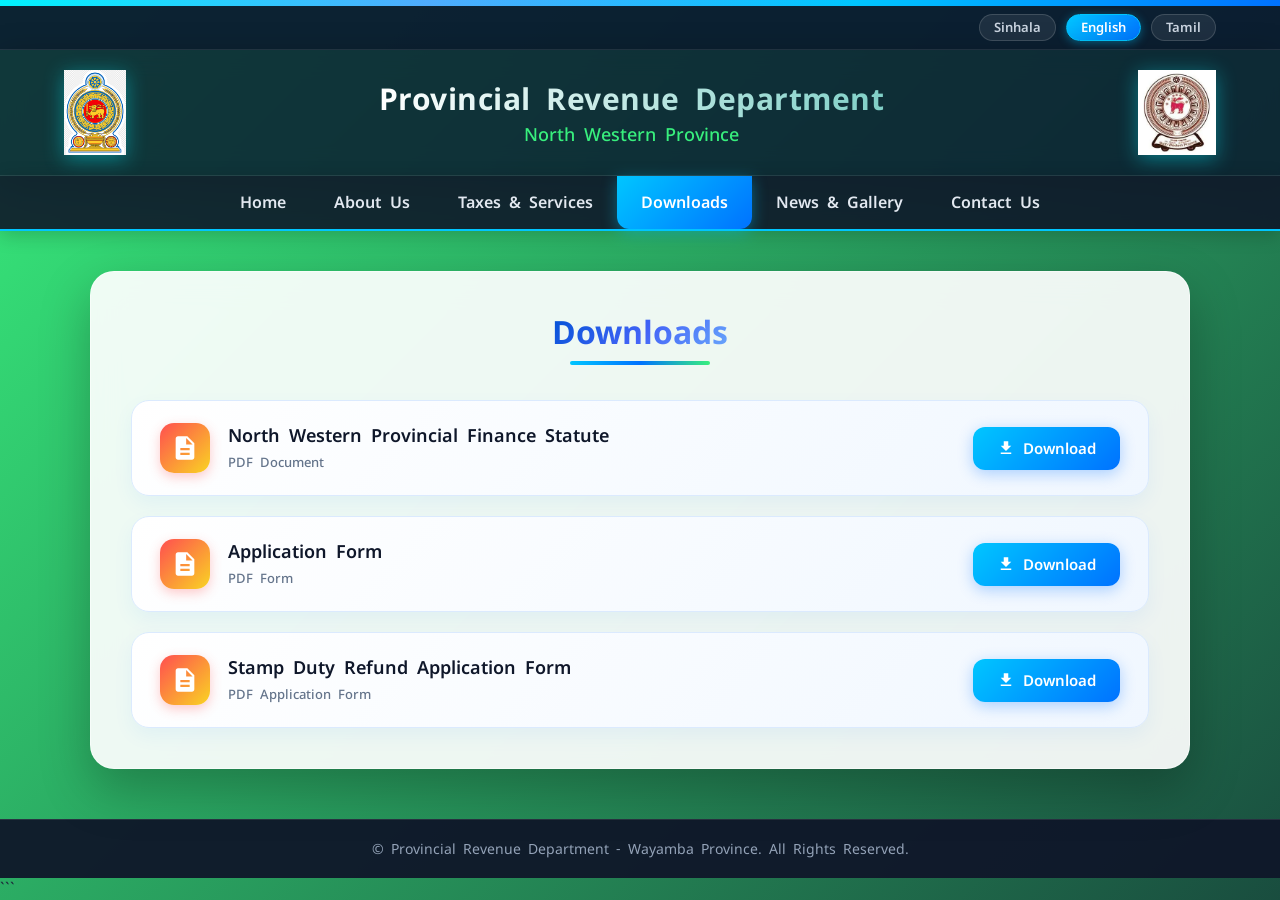
<file: downloade.html>
<!DOCTYPE html>
<html lang="en">

<head>
    <meta charset="UTF-8">
    <meta name="viewport" content="width=device-width, initial-scale=1.0">
    <title>Downloads - North Western Provincial Revenue Department</title>

    <!-- Google Fonts -->
    <link href="https://fonts.googleapis.com/css2?family=Noto+Sans+Sinhala:wght@400;600;700&family=Poppins:wght@300;400;500;600;700&display=swap" rel="stylesheet">

    <style>
        * {
            box-sizing: border-box;
            margin: 0;
            padding: 0;
            font-family: 'Noto Sans Sinhala', 'Poppins', sans-serif;
        }

        /* Dynamic Sky Wave Background */
        body {
            background: linear-gradient(-45deg, #00c6ff, #0072ff, #0f172a, #38ef7d);
            background-size: 400% 400%;
            animation: skyWaveGradient 12s ease infinite;
            color: #1e293b;
            min-height: 100vh;
        }

        @keyframes skyWaveGradient {
            0% { background-position: 0% 50%; }
            50% { background-position: 100% 50%; }
            100% { background-position: 0% 50%; }
        }

        /* Top Accent Bar */
        .top-stripe {
            height: 6px;
            background: linear-gradient(90deg, #00f2fe, #4facfe, #00c6ff, #0072ff);
        }

        /* Language Switcher Bar */
        .language-bar {
            background: rgba(10, 25, 47, 0.95);
            padding: 8px 5%;
            display: flex;
            justify-content: flex-end;
            align-items: center;
            border-bottom: 1px solid rgba(255, 255, 255, 0.1);
        }

        .lang-container {
            display: flex;
            gap: 10px;
        }

        .lang-tab {
            color: #cbd5e1;
            text-decoration: none;
            padding: 4px 14px;
            font-size: 13px;
            font-weight: 600;
            border-radius: 20px;
            background: rgba(255, 255, 255, 0.08);
            border: 1px solid rgba(255, 255, 255, 0.15);
            transition: all 0.3s ease;
        }

        .lang-tab:hover {
            color: #00f2fe;
            background: rgba(0, 198, 255, 0.2);
            border-color: #00c6ff;
        }

        .lang-tab.active {
            color: #ffffff;
            background: linear-gradient(135deg, #00c6ff 0%, #0072ff 100%);
            border-color: #00c6ff;
            box-shadow: 0 2px 10px rgba(0, 198, 255, 0.4);
        }

        /* Header Section */
        .header {
            background: rgba(10, 25, 47, 0.85);
            backdrop-filter: blur(12px);
            color: #fff;
            padding: 20px 5%;
            display: flex;
            justify-content: space-between;
            align-items: center;
            box-shadow: 0 8px 32px 0 rgba(0, 0, 0, 0.3);
            border-bottom: 1px solid rgba(255, 255, 255, 0.1);
        }

        .header img {
            height: 85px;
            width: auto;
            filter: drop-shadow(0px 4px 10px rgba(0, 242, 254, 0.4));
            transition: transform 0.3s ease;
        }

        .header img:hover {
            transform: scale(1.05);
        }

        .header-title {
            text-align: center;
        }

        .header-title h1 {
            font-size: 30px;
            font-weight: 700;
            background: linear-gradient(90deg, #ffffff, #80d0c7);
            -webkit-background-clip: text;
            -webkit-text-fill-color: transparent;
            letter-spacing: 0.5px;
        }

        .header-title h3 {
            font-size: 18px;
            font-weight: 500;
            color: #38ef7d;
            margin-top: 4px;
        }

        /* Navbar Links */
        .navbar {
            background: rgba(15, 23, 42, 0.9);
            backdrop-filter: blur(10px);
            position: sticky;
            top: 0;
            z-index: 1000;
            box-shadow: 0 4px 20px rgba(0,0,0,0.2);
            border-bottom: 2px solid #00c6ff;
        }

        .nav-container {
            width: 95%;
            max-width: 1600px;
            margin: 0 auto;
            display: flex;
            justify-content: center;
            flex-wrap: wrap;
        }

        .nav-link {
            color: #e2e8f0;
            text-decoration: none;
            padding: 16px 24px;
            font-size: 16px;
            font-weight: 600;
            display: inline-block;
            transition: all 0.3s ease;
            position: relative;
        }

        .nav-link:hover {
            color: #00f2fe;
            background: rgba(0, 198, 255, 0.1);
        }

        .nav-link.active {
            color: #ffffff;
            background: linear-gradient(135deg, #00c6ff 0%, #0072ff 100%);
            border-radius: 0 0 12px 12px;
            box-shadow: 0 4px 15px rgba(0, 198, 255, 0.4);
        }

        /* Main Glass Container */
        .container {
            max-width: 1100px;
            width: 92%;
            margin: 40px auto;
            background: rgba(255, 255, 255, 0.92);
            backdrop-filter: blur(16px);
            border-radius: 24px;
            box-shadow: 0 20px 50px rgba(0, 0, 0, 0.25);
            padding: 40px;
            border: 1px solid rgba(255, 255, 255, 0.5);
        }

        .page-header {
            text-align: center;
            margin-bottom: 35px;
        }

        .page-header h2 {
            font-size: 32px;
            font-weight: 700;
            background: linear-gradient(135deg, #0052D4, #4364F7, #6FB1FC);
            -webkit-background-clip: text;
            -webkit-text-fill-color: transparent;
            display: inline-block;
            position: relative;
            padding-bottom: 12px;
        }

        .page-header h2::after {
            content: '';
            position: absolute;
            width: 80%;
            height: 4px;
            background: linear-gradient(90deg, #00c6ff, #0072ff, #38ef7d);
            bottom: 0;
            left: 10%;
            border-radius: 10px;
        }

        /* Downloads Cards Grid */
        .download-list {
            display: flex;
            flex-direction: column;
            gap: 20px;
        }

        .download-card {
            background: linear-gradient(135deg, #ffffff 0%, #f0f7ff 100%);
            border-radius: 18px;
            padding: 22px 28px;
            border: 1px solid #dbeafe;
            box-shadow: 0 8px 20px rgba(0, 114, 255, 0.06);
            display: flex;
            align-items: center;
            justify-content: space-between;
            transition: all 0.3s ease;
        }

        .download-card:hover {
            transform: translateY(-4px);
            box-shadow: 0 12px 25px rgba(0, 198, 255, 0.2);
            border-color: #00c6ff;
        }

        .file-info {
            display: flex;
            align-items: center;
            gap: 18px;
        }

        .pdf-icon {
            width: 50px;
            height: 50px;
            background: linear-gradient(135deg, #ff4e50 0%, #f9d423 100%);
            border-radius: 14px;
            display: flex;
            align-items: center;
            justify-content: center;
            box-shadow: 0 4px 12px rgba(255, 78, 80, 0.3);
            flex-shrink: 0;
        }

        .pdf-icon svg {
            width: 28px;
            height: 28px;
            fill: #ffffff;
        }

        .file-details h3 {
            font-size: 18px;
            color: #0f172a;
            font-weight: 600;
            margin-bottom: 4px;
        }

        .file-details span {
            font-size: 13px;
            color: #64748b;
            font-weight: 500;
        }

        .download-btn {
            background: linear-gradient(135deg, #00c6ff 0%, #0072ff 100%);
            color: white;
            text-decoration: none;
            padding: 12px 24px;
            border-radius: 12px;
            font-size: 15px;
            font-weight: 600;
            display: inline-flex;
            align-items: center;
            gap: 8px;
            transition: all 0.3s ease;
            box-shadow: 0 4px 15px rgba(0, 114, 255, 0.3);
        }

        .download-btn:hover {
            background: linear-gradient(135deg, #0072ff 0%, #00c6ff 100%);
            transform: scale(1.03);
            box-shadow: 0 6px 20px rgba(0, 198, 255, 0.5);
        }

        .download-btn svg {
            width: 18px;
            height: 18px;
            fill: #ffffff;
        }

        /* Footer */
        .footer-bottom {
            background: rgba(15, 23, 42, 0.95);
            color: #94a3b8;
            text-align: center;
            padding: 20px;
            font-size: 14px;
            margin-top: 50px;
            border-top: 1px solid rgba(255, 255, 255, 0.1);
        }

        /* Responsive Breakpoints */
        @media (max-width: 768px) {
            .download-card {
                flex-direction: column;
                align-items: flex-start;
                gap: 15px;
            }

            .download-btn {
                width: 100%;
                justify-content: center;
            }

            .container {
                padding: 25px;
            }

            .header {
                flex-direction: column;
                gap: 15px;
                text-align: center;
            }

            .language-bar {
                justify-content: center;
            }

            .nav-container {
                flex-direction: column;
            }

            .nav-link {
                text-align: center;
                padding: 12px;
            }
        }
    </style>
</head>

<body>

    <div class="top-stripe"></div>

    <!-- Language Selection Bar -->
    <div class="language-bar">
        <div class="lang-container">
            <a href="home.html" class="lang-tab">Sinhala</a>
            <a href="index-en.html" class="lang-tab active">English</a>
            <a href="download-ta.html" class="lang-tab">Tamil</a>
        </div>
    </div>

    <!-- Header Section -->
    <header class="header">
        <img src="sl.png" alt="Sri Lanka Government Emblem">

        <div class="header-title">
            <h1>Provincial Revenue Department</h1>
            <h3>North Western Province</h3>
        </div>

        <img src="OIP (6).webp" alt="Wayamba Provincial Council Emblem">
    </header>

    <!-- Navigation Menu -->
    <nav class="navbar">
        <div class="nav-container">

            <a href="index-en.html" class="nav-link">Home</a>

            <a href="aboutuse.html" class="nav-link">About Us</a>

            <a href="taxe.html" class="nav-link">Taxes & Services</a>

            <a href="downloade.html" class="nav-link active">Downloads</a>

            <a href="gallerye.html" class="nav-link">News & Gallery</a>

            <a href="contactuse.html" class="nav-link">Contact Us</a>

        </div>
    </nav>

    <!-- Main Content Glass Container -->
    <div class="container">

        <div class="page-header">
            <h2>Downloads</h2>
        </div>

        <div class="download-list">

            <!-- Document 1: Provincial Finance Statute -->
            <div class="download-card">

                <div class="file-info">

                    <div class="pdf-icon">
                        <svg viewBox="0 0 24 24">
                            <path d="M14 2H6c-1.1 0-1.99.9-1.99 2L4 20c0 1.1.89 2 1.99 2H18c1.1 0 2-.9 2-2V8l-6-6zm2 16H8v-2h8v2zm0-4H8v-2h8v2zm-3-5V3.5L18.5 9H13z"/>
                        </svg>
                    </div>

                    <div class="file-details">
                        <h3>North Western Provincial Finance Statute</h3>
                        <span>PDF Document</span>
                    </div>

                </div>

                <a href="1990s.pdf.pdf" target="_blank" download class="download-btn">
                    <svg viewBox="0 0 24 24">
                        <path d="M19 9h-4V3H9v6H5l7 7 7-7zM5 18v2h14v-2H5z"/>
                    </svg>
                    Download
                </a>

            </div>

            <!-- Document 2: Application Form -->
            <div class="download-card">

                <div class="file-info">

                    <div class="pdf-icon">
                        <svg viewBox="0 0 24 24">
                            <path d="M14 2H6c-1.1 0-1.99.9-1.99 2L4 20c0 1.1.89 2 1.99 2H18c1.1 0 2-.9 2-2V8l-6-6zm2 16H8v-2h8v2zm0-4H8v-2h8v2zm-3-5V3.5L18.5 9H13z"/>
                        </svg>
                    </div>

                    <div class="file-details">
                        <h3>Application Form</h3>
                        <span>PDF Form</span>
                    </div>

                </div>

                <a href="ops.pdf" target="_blank" download class="download-btn">
                    <svg viewBox="0 0 24 24">
                        <path d="M19 9h-4V3H9v6H5l7 7 7-7zM5 18v2h14v-2H5z"/>
                    </svg>
                    Download
                </a>

            </div>

            <!-- Document 3: Stamp Duty Refund Application Form -->
            <div class="download-card">

                <div class="file-info">

                    <div class="pdf-icon">
                        <svg viewBox="0 0 24 24">
                            <path d="M14 2H6c-1.1 0-1.99.9-1.99 2L4 20c0 1.1.89 2 1.99 2H18c1.1 0 2-.9 2-2V8l-6-6zm2 16H8v-2h8v2zm0-4H8v-2h8v2zm-3-5V3.5L18.5 9H13z"/>
                        </svg>
                    </div>

                    <div class="file-details">
                        <h3>Stamp Duty Refund Application Form</h3>
                        <span>PDF Application Form</span>
                    </div>

                </div>

                <a href="refs.pdf" target="_blank" download class="download-btn">
                    <svg viewBox="0 0 24 24">
                        <path d="M19 9h-4V3H9v6H5l7 7 7-7zM5 18v2h14v-2H5z"/>
                    </svg>
                    Download
                </a>

            </div>

        </div>

    </div>

    <!-- Footer -->
    <div class="footer-bottom">
        &copy; <?php echo date("Y"); ?> Provincial Revenue Department - Wayamba Province. All Rights Reserved.
    </div>

</body>
</html>
```
</file>
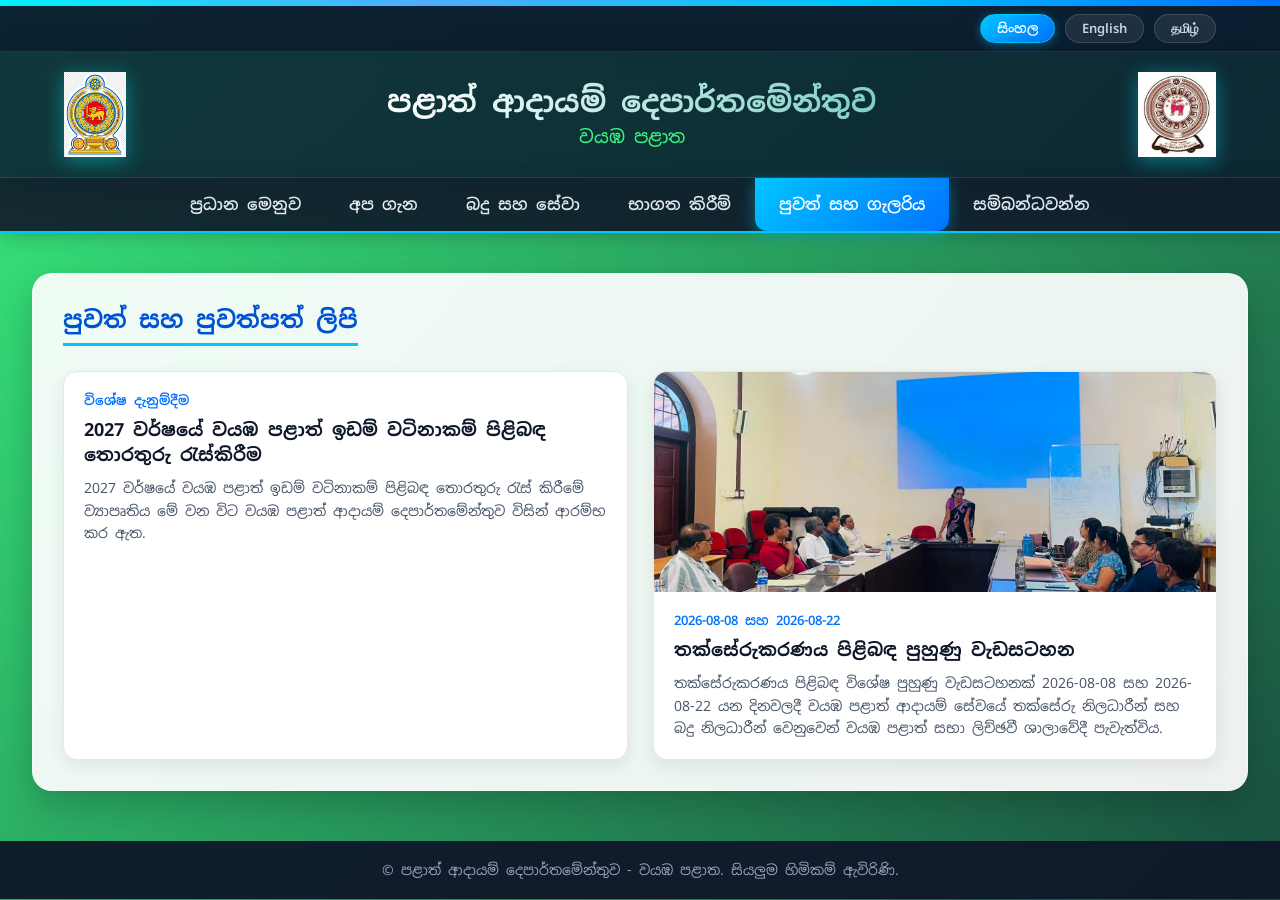
<file: gallery.html>
<!DOCTYPE html>
<html lang="si">
<head>
    <meta charset="UTF-8">
    <meta name="viewport" content="width=device-width, initial-scale=1.0">
    <title>පුවත් සහ ගැලරිය - පළාත් ආදායම් දෙපාර්තමේන්තුව (වයඹ පළාත)</title>
    <!-- Google Fonts -->
    <link href="https://fonts.googleapis.com/css2?family=Noto+Sans+Sinhala:wght@400;600;700&family=Poppins:wght@300;400;500;600;700&display=swap" rel="stylesheet">
    <style>
        * {
            box-sizing: border-box;
            margin: 0;
            padding: 0;
            font-family: 'Noto Sans Sinhala', 'Poppins', sans-serif;
            scroll-behavior: smooth;
        }

        /* Dynamic Sky Wave Background */
        body {
            background: linear-gradient(-45deg, #00c6ff, #0072ff, #0f172a, #38ef7d);
            background-size: 400% 400%;
            animation: skyWaveGradient 12s ease infinite;
            color: #1e293b;
            min-height: 100vh;
        }

        @keyframes skyWaveGradient {
            0% { background-position: 0% 50%; }
            50% { background-position: 100% 50%; }
            100% { background-position: 0% 50%; }
        }

        /* Top Stripe */
        .top-stripe {
            height: 6px;
            background: linear-gradient(90deg, #00f2fe, #4facfe, #00c6ff, #0072ff);
        }

        /* Language Switcher Bar Styles */
        .language-bar {
            background: rgba(10, 25, 47, 0.95);
            padding: 8px 5%;
            display: flex;
            justify-content: flex-end;
            align-items: center;
            border-bottom: 1px solid rgba(255, 255, 255, 0.1);
        }

        .lang-container {
            display: flex;
            gap: 10px;
        }

        .lang-tab {
            color: #cbd5e1;
            text-decoration: none;
            padding: 5px 16px;
            font-size: 13px;
            font-weight: 600;
            border-radius: 20px;
            background: rgba(255, 255, 255, 0.08);
            border: 1px solid rgba(255, 255, 255, 0.15);
            transition: all 0.3s ease;
        }

        .lang-tab:hover {
            color: #00f2fe;
            background: rgba(0, 198, 255, 0.2);
            border-color: #00c6ff;
            transform: translateY(-1px);
        }

        .lang-tab.active {
            color: #ffffff;
            background: linear-gradient(135deg, #00c6ff 0%, #0072ff 100%);
            border-color: #00c6ff;
            box-shadow: 0 2px 10px rgba(0, 198, 255, 0.4);
        }

        /* Clean Header Layout */
        .header {
            background: rgba(10, 25, 47, 0.85);
            backdrop-filter: blur(12px);
            color: #fff;
            padding: 20px 5%;
            display: flex;
            justify-content: space-between;
            align-items: center;
            box-shadow: 0 8px 32px 0 rgba(0, 0, 0, 0.3);
            border-bottom: 1px solid rgba(255, 255, 255, 0.1);
        }

        .header img {
            height: 85px;
            width: auto;
            filter: drop-shadow(0px 4px 10px rgba(0, 242, 254, 0.4));
        }

        .header-title {
            text-align: center;
        }

        .header-title h1 {
            font-size: 30px;
            font-weight: 700;
            background: linear-gradient(90deg, #ffffff, #80d0c7);
            -webkit-background-clip: text;
            -webkit-text-fill-color: transparent;
        }

        .header-title h3 {
            font-size: 18px;
            font-weight: 500;
            color: #38ef7d;
            margin-top: 4px;
        }

        /* Navigation Bar */
        .navbar {
            background: rgba(15, 23, 42, 0.9);
            backdrop-filter: blur(10px);
            position: sticky;
            top: 0;
            z-index: 1000;
            box-shadow: 0 4px 20px rgba(0,0,0,0.2);
            border-bottom: 2px solid #00c6ff;
        }

        .nav-container {
            width: 95%;
            max-width: 1600px;
            margin: 0 auto;
            display: flex;
            justify-content: center;
            flex-wrap: wrap;
        }

        .nav-link {
            color: #e2e8f0;
            text-decoration: none;
            padding: 16px 24px;
            font-size: 16px;
            font-weight: 600;
            display: inline-block;
            transition: all 0.3s ease;
        }

        .nav-link:hover {
            color: #00f2fe;
            background: rgba(0, 198, 255, 0.1);
        }

        .nav-link.active {
            color: #ffffff;
            background: linear-gradient(135deg, #00c6ff 0%, #0072ff 100%);
            border-radius: 0 0 12px 12px;
            box-shadow: 0 4px 15px rgba(0, 198, 255, 0.4);
        }

        /* Main Content Layout */
        .main-wrapper {
            width: 95%;
            max-width: 1600px;
            margin: 40px auto;
        }

        /* Glassmorphism Card Style */
        .card {
            background: rgba(255, 255, 255, 0.92);
            backdrop-filter: blur(16px);
            border-radius: 20px;
            box-shadow: 0 15px 35px rgba(0, 0, 0, 0.2);
            padding: 30px;
            margin-bottom: 30px;
            border: 1px solid rgba(255, 255, 255, 0.5);
        }

        .section-title {
            color: #0052D4;
            font-size: 24px;
            font-weight: 700;
            margin-bottom: 25px;
            padding-bottom: 8px;
            border-bottom: 3px solid #00c6ff;
            display: inline-block;
        }

        /* News Section Grid */
        .news-grid {
            display: grid;
            grid-template-columns: repeat(auto-fit, minmax(320px, 1fr));
            gap: 25px;
        }

        .news-card {
            background: #ffffff;
            border-radius: 14px;
            overflow: hidden;
            box-shadow: 0 6px 18px rgba(0, 0, 0, 0.08);
            border: 1px solid #e2e8f0;
            transition: transform 0.3s ease, box-shadow 0.3s ease;
            display: flex;
            flex-direction: column;
        }

        .news-card:hover {
            transform: translateY(-5px);
            box-shadow: 0 12px 25px rgba(0, 198, 255, 0.25);
        }

        .news-card img {
            width: 100%;
            height: 220px;
            object-fit: cover;
        }

        .news-content {
            padding: 20px;
            flex-grow: 1;
            display: flex;
            flex-direction: column;
        }

        .news-date {
            font-size: 13px;
            color: #0072ff;
            font-weight: 600;
            margin-bottom: 8px;
            display: block;
        }

        .news-title {
            font-size: 18px;
            font-weight: 700;
            color: #0f172a;
            margin-bottom: 10px;
            line-height: 1.4;
        }

        .news-desc {
            font-size: 14px;
            color: #475569;
            line-height: 1.6;
        }

        /* Footer */
        .footer-bottom {
            background: rgba(15, 23, 42, 0.95);
            color: #94a3b8;
            text-align: center;
            padding: 20px;
            font-size: 14px;
            margin-top: 50px;
        }

        /* Responsive Breakpoints */
        @media (max-width: 768px) {
            .language-bar {
                justify-content: center;
            }
            .header {
                flex-direction: column;
                gap: 15px;
                text-align: center;
            }
            .nav-container {
                flex-direction: column;
            }
            .nav-link {
                text-align: center;
                width: 100%;
            }
        }
    </style>
</head>
<body>

    <div class="top-stripe"></div>

    <!-- Language Selection Switcher Bar -->
    <div class="language-bar">
        <div class="lang-container">
            <a href="home.html" class="lang-tab active">සිංහල</a>
            <a href="index-en.html" class="lang-tab">English</a>
            <a href="gallery-ta.html" class="lang-tab">தமிழ்</a>
        </div>
    </div>

    <!-- Header Section -->
    <header class="header">
        <img src="sl.png" alt="ශ්‍රී ලංකා රාජ්‍ය ලාංඡනය">
        <div class="header-title">
            <h1>පළාත් ආදායම් දෙපාර්තමේන්තුව</h1>
            <h3>වයඹ පළාත</h3>
        </div>
        <img src="OIP (6).webp" alt="වයඹ පළාත් සභා ලාංඡනය">
    </header>

    <!-- Navigation Menu -->
    <nav class="navbar">
        <div class="nav-container">
            <a href="home.html" class="nav-link">ප්‍රධාන මෙනුව</a>
            <a href="aboutus.html" class="nav-link">අප ගැන</a>
            <a href="tax.html" class="nav-link">බදු සහ සේවා</a>
            <a href="download.html" class="nav-link">භාගත කිරීම්</a>
            <a href="news.php" class="nav-link active">පුවත් සහ ගැලරිය</a>
            <a href="contactus.html" class="nav-link">සම්බන්ධවන්න</a>
        </div>
    </nav>

    <!-- Main Content Area -->
    <div class="main-wrapper">
        <div class="card">
            <h2 class="section-title">පුවත් සහ පුවත්පත් ලිපි</h2>
            
            <div class="news-grid">
                
                <!-- News Box 1: Land Values Project -->
                <div class="news-card">
                    <div class="news-content">
                        <span class="news-date">විශේෂ දැනුම්දීම</span>
                        <h3 class="news-title">2027 වර්ෂයේ වයඹ පළාත් ඉඩම් වටිනාකම් පිළිබඳ තොරතුරු රැස්කිරීම</h3>
                        <p class="news-desc">2027 වර්ෂයේ වයඹ පළාත් ඉඩම් වටිනාකම් පිළිබඳ තොරතුරු රැස් කිරීමේ ව්‍යාපෘතිය මේ වන විට වයඹ පළාත් ආදායම් දෙපාර්තමේන්තුව විසින් ආරම්භ කර ඇත.</p>
                    </div>
                </div>

                <!-- News Box 2: Assessment Officers Training with Image -->
                <div class="news-card">
                    <img src="training.jpg" alt="තක්සේරුකරණය පිළිබඳ පුහුණු වැඩසටහන">
                    <div class="news-content">
                        <span class="news-date">2026-08-08 සහ 2026-08-22</span>
                        <h3 class="news-title">තක්සේරුකරණය පිළිබඳ පුහුණු වැඩසටහන</h3>
                        <p class="news-desc">තක්සේරුකරණය පිළිබඳ විශේෂ පුහුණු වැඩසටහනක් 2026-08-08 සහ 2026-08-22 යන දිනවලදී වයඹ පළාත් ආදායම් සේවයේ තක්සේරු නිලධාරීන් සහ බදු නිලධාරීන් වෙනුවෙන් වයඹ පළාත් සභා ලිච්ඡවී ශාලාවේදී පැවැත්විය.</p>
                    </div>
                </div>

            </div>
        </div>
    </div>

    <!-- Footer -->
    <div class="footer-bottom">
        &copy; <?php echo date("Y"); ?> පළාත් ආදායම් දෙපාර්තමේන්තුව - වයඹ පළාත. සියලුම හිමිකම් ඇවිරිණි.
    </div>

</body>
</html>
</file>
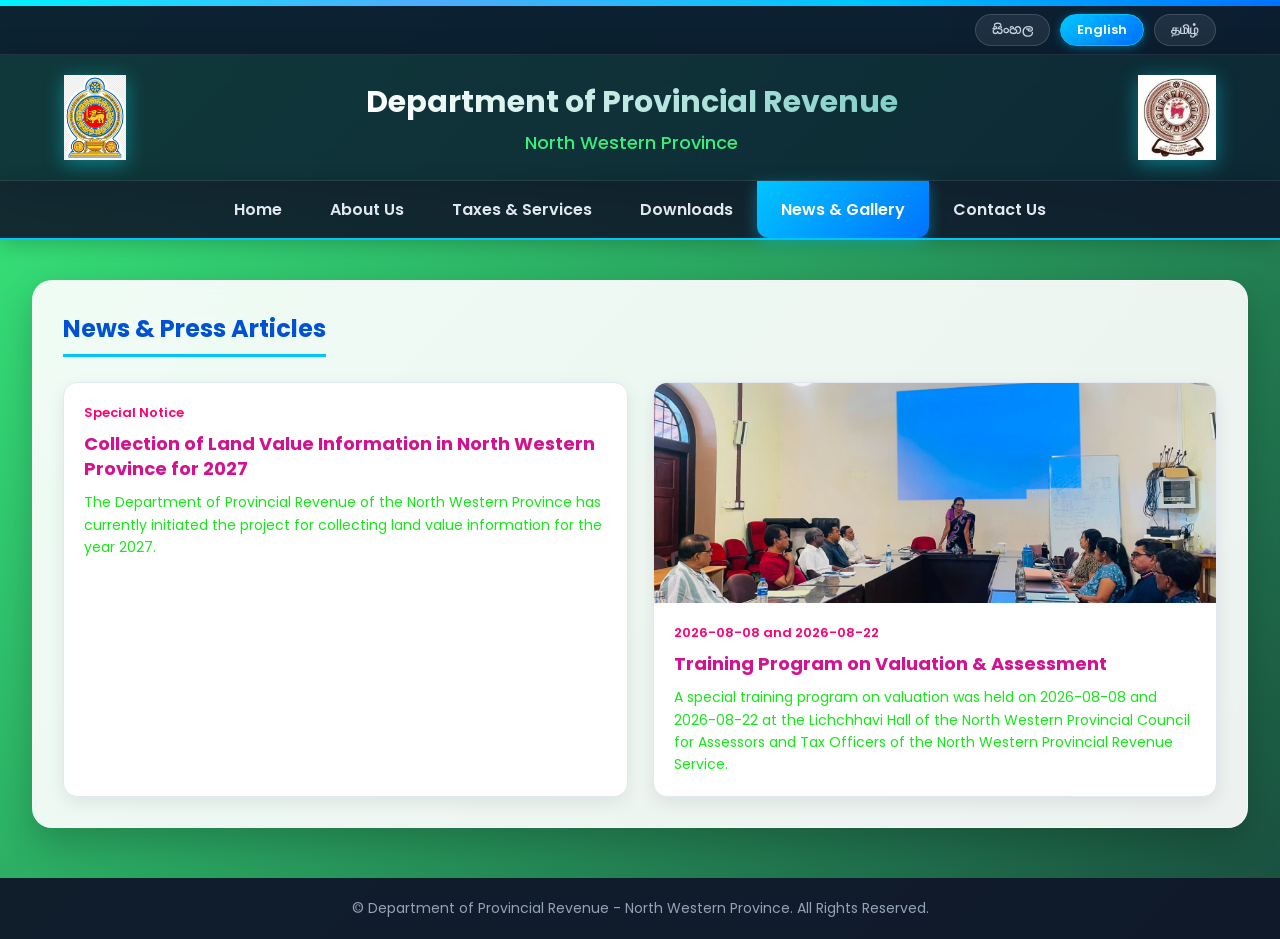
<file: gallerye.html>
<!DOCTYPE html>
<html lang="en">
<head>
    <meta charset="UTF-8">
    <meta name="viewport" content="width=device-width, initial-scale=1.0">
    <title>News & Gallery - Department of Provincial Revenue (North Western Province)</title>
    <!-- Google Fonts -->
    <link href="https://fonts.googleapis.com/css2?family=Noto+Sans+Sinhala:wght@400;600;700&family=Poppins:wght@300;400;500;600;700&display=swap" rel="stylesheet">
    <style>
        * {
            box-sizing: border-box;
            margin: 0;
            padding: 0;
            font-family: 'Poppins', 'Noto Sans Sinhala', sans-serif;
            scroll-behavior: smooth;
        }

        /* Dynamic Sky Wave Background */
        body {
            background: linear-gradient(-45deg, #00c6ff, #0072ff, #0f172a, #38ef7d);
            background-size: 400% 400%;
            animation: skyWaveGradient 12s ease infinite;
            color: #cb11b8;
            min-height: 100vh;
        }

        @keyframes skyWaveGradient {
            0% { background-position: 0% 50%; }
            50% { background-position: 100% 50%; }
            100% { background-position: 0% 50%; }
        }

        /* Top Stripe */
        .top-stripe {
            height: 6px;
            background: linear-gradient(90deg, #00f2fe, #4facfe, #00c6ff, #0072ff);
        }

        /* Language Switcher Bar Styles */
        .language-bar {
            background: rgba(10, 25, 47, 0.95);
            padding: 8px 5%;
            display: flex;
            justify-content: flex-end;
            align-items: center;
            border-bottom: 1px solid rgba(255, 255, 255, 0.1);
        }

        .lang-container {
            display: flex;
            gap: 10px;
        }

        .lang-tab {
            color: #cbd5e1;
            text-decoration: none;
            padding: 5px 16px;
            font-size: 13px;
            font-weight: 600;
            border-radius: 20px;
            background: rgba(255, 255, 255, 0.08);
            border: 1px solid rgba(255, 255, 255, 0.15);
            transition: all 0.3s ease;
        }

        .lang-tab:hover {
            color: #00f2fe;
            background: rgba(0, 198, 255, 0.2);
            border-color: #00c6ff;
            transform: translateY(-1px);
        }

        .lang-tab.active {
            color: #ffffff;
            background: linear-gradient(135deg, #00c6ff 0%, #0072ff 100%);
            border-color: #00c6ff;
            box-shadow: 0 2px 10px rgba(0, 198, 255, 0.4);
        }

        /* Clean Header Layout */
        .header {
            background: rgba(10, 25, 47, 0.85);
            backdrop-filter: blur(12px);
            color: #fff;
            padding: 20px 5%;
            display: flex;
            justify-content: space-between;
            align-items: center;
            box-shadow: 0 8px 32px 0 rgba(0, 0, 0, 0.3);
            border-bottom: 1px solid rgba(255, 255, 255, 0.1);
        }

        .header img {
            height: 85px;
            width: auto;
            filter: drop-shadow(0px 4px 10px rgba(0, 242, 254, 0.4));
        }

        .header-title {
            text-align: center;
        }

        .header-title h1 {
            font-size: 30px;
            font-weight: 700;
            background: linear-gradient(90deg, #ffffff, #80d0c7);
            -webkit-background-clip: text;
            -webkit-text-fill-color: transparent;
        }

        .header-title h3 {
            font-size: 18px;
            font-weight: 500;
            color: #38ef7d;
            margin-top: 4px;
        }

        /* Navigation Bar */
        .navbar {
            background: rgba(15, 23, 42, 0.9);
            backdrop-filter: blur(10px);
            position: sticky;
            top: 0;
            z-index: 1000;
            box-shadow: 0 4px 20px rgba(0,0,0,0.2);
            border-bottom: 2px solid #00c6ff;
        }

        .nav-container {
            width: 95%;
            max-width: 1600px;
            margin: 0 auto;
            display: flex;
            justify-content: center;
            flex-wrap: wrap;
        }

        .nav-link {
            color: #e2e8f0;
            text-decoration: none;
            padding: 16px 24px;
            font-size: 16px;
            font-weight: 600;
            display: inline-block;
            transition: all 0.3s ease;
        }

        .nav-link:hover {
            color: #00f2fe;
            background: rgba(0, 198, 255, 0.1);
        }

        .nav-link.active {
            color: #ffffff;
            background: linear-gradient(135deg, #00c6ff 0%, #0072ff 100%);
            border-radius: 0 0 12px 12px;
            box-shadow: 0 4px 15px rgba(0, 198, 255, 0.4);
        }

        /* Main Content Layout */
        .main-wrapper {
            width: 95%;
            max-width: 1600px;
            margin: 40px auto;
        }

        /* Glassmorphism Card Style */
        .card {
            background: rgba(255, 255, 255, 0.92);
            backdrop-filter: blur(16px);
            border-radius: 20px;
            box-shadow: 0 15px 35px rgba(0, 0, 0, 0.2);
            padding: 30px;
            margin-bottom: 30px;
            border: 1px solid rgba(255, 255, 255, 0.5);
        }

        .section-title {
            color: #0052D4;
            font-size: 24px;
            font-weight: 700;
            margin-bottom: 25px;
            padding-bottom: 8px;
            border-bottom: 3px solid #00c6ff;
            display: inline-block;
        }

        /* News Section Grid */
        .news-grid {
            display: grid;
            grid-template-columns: repeat(auto-fit, minmax(320px, 1fr));
            gap: 25px;
        }

        .news-card {
            background: #ffffff;
            border-radius: 14px;
            overflow: hidden;
            box-shadow: 0 6px 18px rgba(0, 0, 0, 0.08);
            border: 1px solid #e2e8f0;
            transition: transform 0.3s ease, box-shadow 0.3s ease;
            display: flex;
            flex-direction: column;
        }

        .news-card:hover {
            transform: translateY(-5px);
            box-shadow: 0 12px 25px rgba(0, 198, 255, 0.25);
        }

        .news-card img {
            width: 100%;
            height: 220px;
            object-fit: cover;
        }

        .news-content {
            padding: 20px;
            flex-grow: 1;
            display: flex;
            flex-direction: column;
        }

        .news-date {
            font-size: 13px;
            color: #ff0073;
            font-weight: 600;
            margin-bottom: 8px;
            display: block;
        }

        .news-title {
            font-size: 18px;
            font-weight: 700;
            color: #d2128f;
            margin-bottom: 10px;
            line-height: 1.4;
        }

        .news-desc {
            font-size: 14px;
            color: #15e718;
            line-height: 1.6;
        }

        /* Footer */
        .footer-bottom {
            background: rgba(15, 23, 42, 0.95);
            color: #94a3b8;
            text-align: center;
            padding: 20px;
            font-size: 14px;
            margin-top: 50px;
        }

        /* Responsive Breakpoints */
        @media (max-width: 768px) {
            .language-bar {
                justify-content: center;
            }
            .header {
                flex-direction: column;
                gap: 15px;
                text-align: center;
            }
            .nav-container {
                flex-direction: column;
            }
            .nav-link {
                text-align: center;
                width: 100%;
            }
        }
    </style>
</head>
<body>

    <div class="top-stripe"></div>

    <!-- Language Selection Switcher Bar -->
    <div class="language-bar">
        <div class="lang-container">
            <a href="home.html" class="lang-tab">සිංහල</a>
            <a href="index-en.html" class="lang-tab active">English</a>
            <a href="gallery-ta.html" class="lang-tab">தமிழ்</a>
        </div>
    </div>

    <!-- Header Section -->
    <header class="header">
        <img src="sl.png" alt="State Emblem of Sri Lanka">
        <div class="header-title">
            <h1>Department of Provincial Revenue</h1>
            <h3>North Western Province</h3>
        </div>
        <img src="OIP (6).webp" alt="North Western Provincial Council Logo">
    </header>

    <!-- Navigation Menu -->
    <nav class="navbar">
        <div class="nav-container">
            <a href="index-en.html" class="nav-link">Home</a>
            <a href="aboutuse.html" class="nav-link">About Us</a>
            <a href="taxe.html" class="nav-link">Taxes & Services</a>
            <a href="downloade.html" class="nav-link">Downloads</a>
            <a href="gallery.html" class="nav-link active">News & Gallery</a>
            <a href="contactuse.html" class="nav-link">Contact Us</a>
        </div>
    </nav>

    <!-- Main Content Area -->
    <div class="main-wrapper">
        <div class="card">
            <h2 class="section-title">News & Press Articles</h2>
            
            <div class="news-grid">
                
                <!-- News Box 1: Land Values Project -->
                <div class="news-card">
                    <div class="news-content">
                        <span class="news-date">Special Notice</span>
                        <h3 class="news-title">Collection of Land Value Information in North Western Province for 2027</h3>
                        <p class="news-desc">The Department of Provincial Revenue of the North Western Province has currently initiated the project for collecting land value information for the year 2027.</p>
                    </div>
                </div>

                <!-- News Box 2: Assessment Officers Training with Image -->
                <div class="news-card">
                    <img src="training.jpg" alt="Training Program on Assessment">
                    <div class="news-content">
                        <span class="news-date">2026-08-08 and 2026-08-22</span>
                        <h3 class="news-title">Training Program on Valuation & Assessment</h3>
                        <p class="news-desc">A special training program on valuation was held on 2026-08-08 and 2026-08-22 at the Lichchhavi Hall of the North Western Provincial Council for Assessors and Tax Officers of the North Western Provincial Revenue Service.</p>
                    </div>
                </div>

            </div>
        </div>
    </div>

    <!-- Footer -->
    <div class="footer-bottom">
        &copy; <?php echo date("Y"); ?> Department of Provincial Revenue - North Western Province. All Rights Reserved.
    </div>

</body>
</html>
</file>
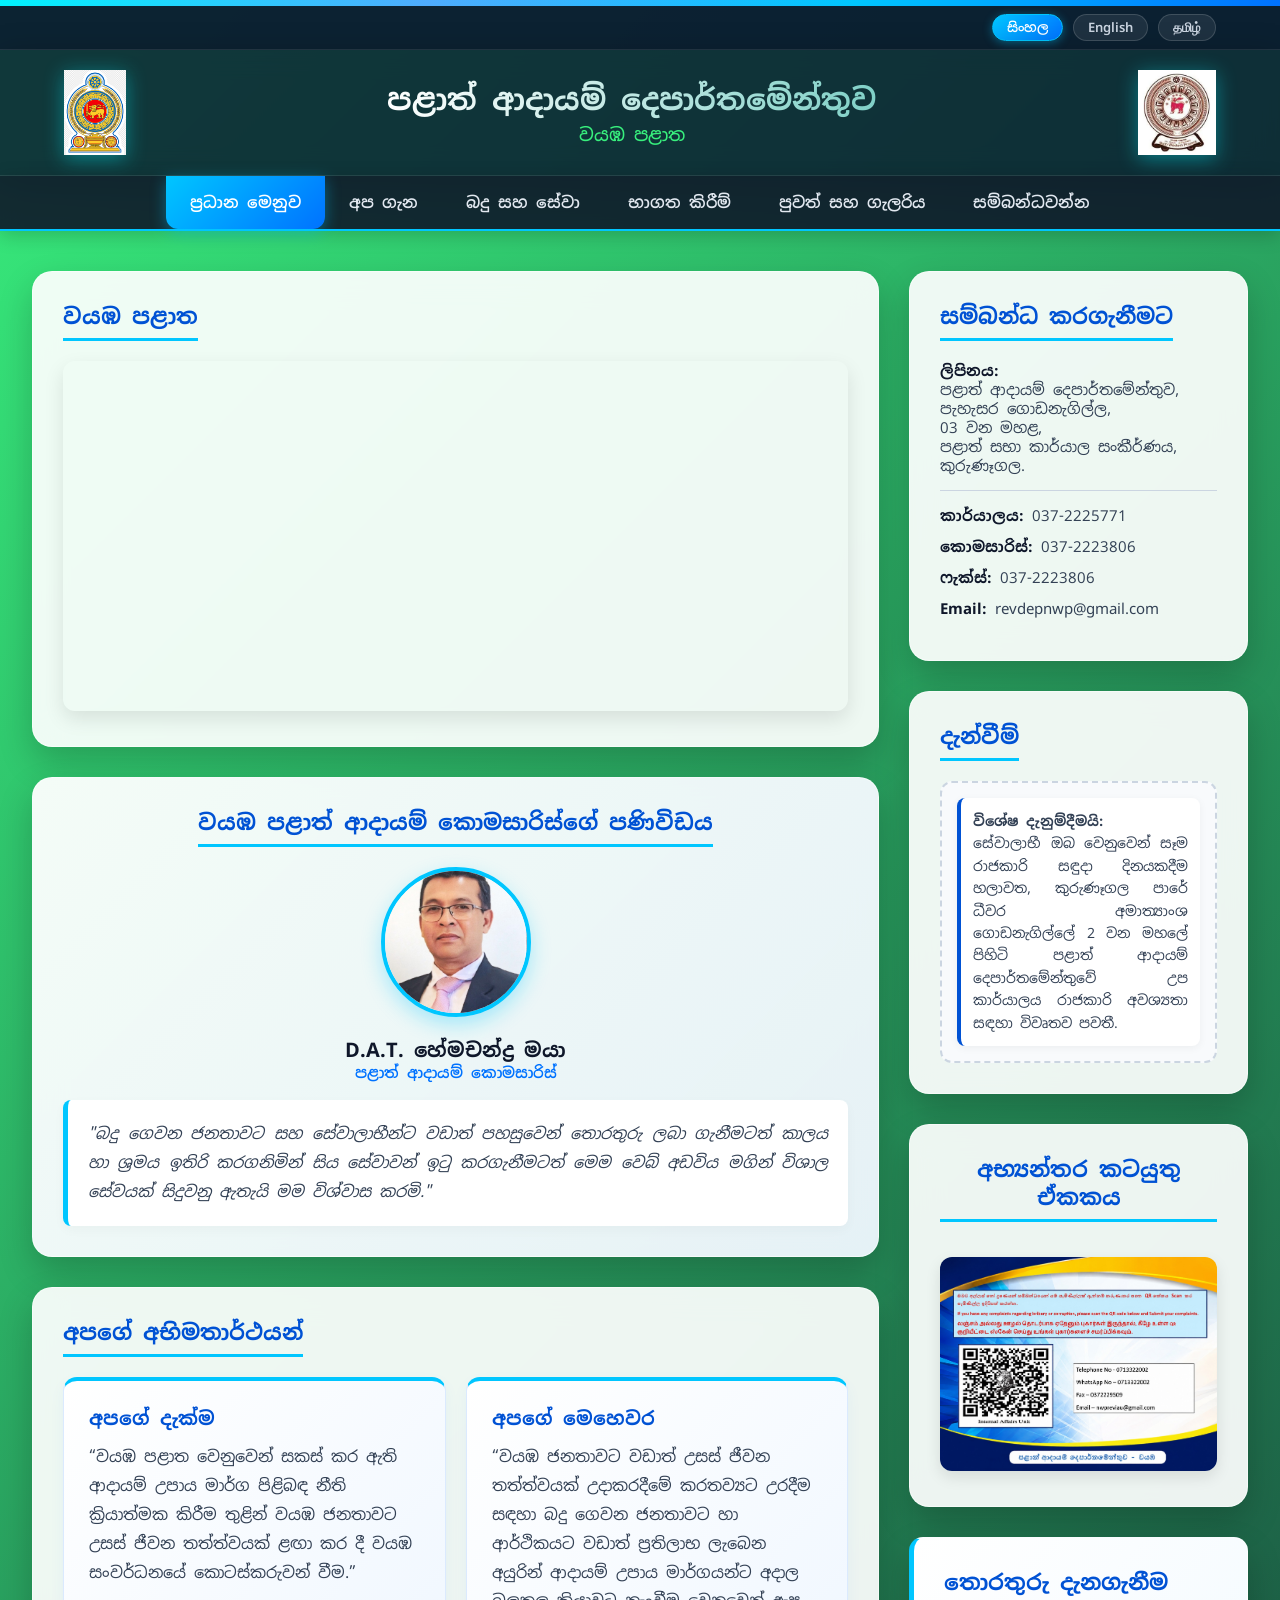
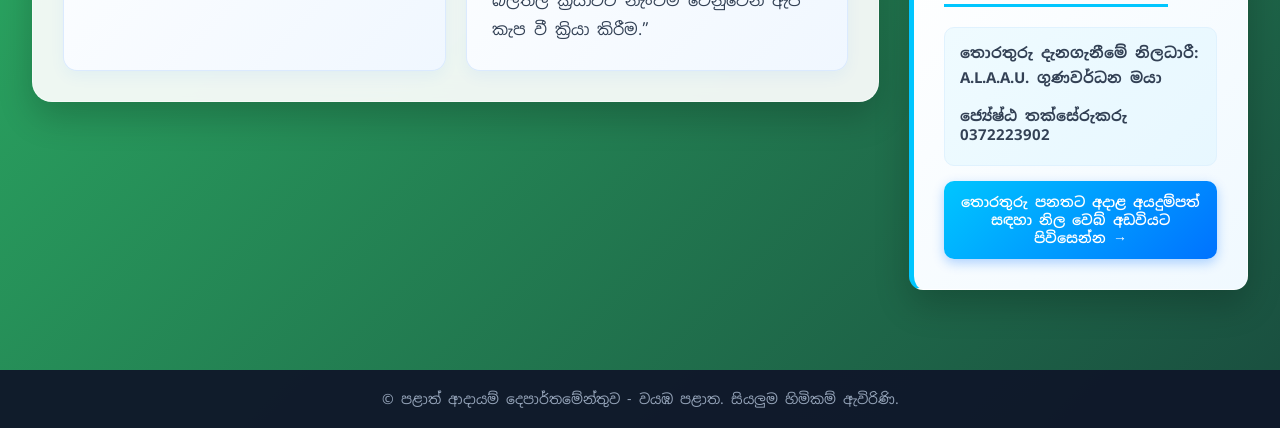
<file: home.html>
<!DOCTYPE html>
<html lang="si">
<head>
    <meta charset="UTF-8">
    <meta name="viewport" content="width=device-width, initial-scale=1.0">
    <title>පළාත් ආදායම් දෙපාර්තමේන්තුව - වයඹ පළාත</title>
    <!-- Google Fonts -->
    <link href="https://fonts.googleapis.com/css2?family=Noto+Sans+Sinhala:wght@400;600;700&family=Poppins:wght@300;400;500;600;700&display=swap" rel="stylesheet">
    <style>
        * {
            box-sizing: border-box;
            margin: 0;
            padding: 0;
            font-family: 'Noto Sans Sinhala', 'Poppins', sans-serif;
            scroll-behavior: smooth;
        }

        /* Dynamic Sky Wave Background */
        body {
            background: linear-gradient(-45deg, #00c6ff, #0072ff, #0f172a, #38ef7d);
            background-size: 400% 400%;
            animation: skyWaveGradient 12s ease infinite;
            color: #1e293b;
            min-height: 100vh;
        }

        @keyframes skyWaveGradient {
            0% { background-position: 0% 50%; }
            50% { background-position: 100% 50%; }
            100% { background-position: 0% 50%; }
        }

        /* Top Stripe */
        .top-stripe {
            height: 6px;
            background: linear-gradient(90deg, #00f2fe, #4facfe, #00c6ff, #0072ff);
        }

        /* Language Switcher Bar */
        .language-bar {
            background: rgba(10, 25, 47, 0.95);
            padding: 8px 5%;
            display: flex;
            justify-content: flex-end;
            align-items: center;
            border-bottom: 1px solid rgba(255, 255, 255, 0.1);
        }

        .lang-container {
            display: flex;
            gap: 10px;
        }

        .lang-tab {
            color: #cbd5e1;
            text-decoration: none;
            padding: 4px 14px;
            font-size: 13px;
            font-weight: 600;
            border-radius: 20px;
            background: rgba(255, 255, 255, 0.08);
            border: 1px solid rgba(255, 255, 255, 0.15);
            transition: all 0.3s ease;
        }

        .lang-tab:hover {
            color: #00f2fe;
            background: rgba(0, 198, 255, 0.2);
            border-color: #00c6ff;
        }

        .lang-tab.active {
            color: #ffffff;
            background: linear-gradient(135deg, #00c6ff 0%, #0072ff 100%);
            border-color: #00c6ff;
            box-shadow: 0 2px 10px rgba(0, 198, 255, 0.4);
        }

        /* Header Layout */
        .header {
            background: rgba(10, 25, 47, 0.85);
            backdrop-filter: blur(12px);
            color: #fff;
            padding: 20px 5%;
            display: flex;
            justify-content: space-between;
            align-items: center;
            box-shadow: 0 8px 32px 0 rgba(0, 0, 0, 0.3);
            border-bottom: 1px solid rgba(255, 255, 255, 0.1);
        }

        .header img {
            height: 85px;
            width: auto;
            filter: drop-shadow(0px 4px 10px rgba(0, 242, 254, 0.4));
        }

        .header-title {
            text-align: center;
        }

        .header-title h1 {
            font-size: 30px;
            font-weight: 700;
            background: linear-gradient(90deg, #ffffff, #80d0c7);
            -webkit-background-clip: text;
            -webkit-text-fill-color: transparent;
        }

        .header-title h3 {
            font-size: 18px;
            font-weight: 500;
            color: #38ef7d;
            margin-top: 4px;
        }

        /* Navigation Bar */
        .navbar {
            background: rgba(15, 23, 42, 0.9);
            backdrop-filter: blur(10px);
            position: sticky;
            top: 0;
            z-index: 1000;
            box-shadow: 0 4px 20px rgba(0,0,0,0.2);
            border-bottom: 2px solid #00c6ff;
        }

        .nav-container {
            width: 95%;
            max-width: 1600px;
            margin: 0 auto;
            display: flex;
            justify-content: center;
            flex-wrap: wrap;
        }

        .nav-link {
            color: #e2e8f0;
            text-decoration: none;
            padding: 16px 24px;
            font-size: 16px;
            font-weight: 600;
            display: inline-block;
            transition: all 0.3s ease;
        }

        .nav-link:hover {
            color: #00f2fe;
            background: rgba(0, 198, 255, 0.1);
        }

        .nav-link.active {
            color: #ffffff;
            background: linear-gradient(135deg, #00c6ff 0%, #0072ff 100%);
            border-radius: 0 0 12px 12px;
            box-shadow: 0 4px 15px rgba(0, 198, 255, 0.4);
        }

        /* Main Content Layout */
        .main-wrapper {
            width: 95%;
            max-width: 1600px;
            margin: 40px auto;
            display: grid;
            grid-template-columns: 2.5fr 1fr;
            gap: 30px;
        }

        /* Glassmorphism Card Style */
        .card {
            background: rgba(255, 255, 255, 0.92);
            backdrop-filter: blur(16px);
            border-radius: 20px;
            box-shadow: 0 15px 35px rgba(0, 0, 0, 0.2);
            padding: 30px;
            margin-bottom: 30px;
            border: 1px solid rgba(255, 255, 255, 0.5);
        }

        .section-title {
            color: #0052D4;
            font-size: 22px;
            font-weight: 700;
            margin-bottom: 20px;
            padding-bottom: 8px;
            border-bottom: 3px solid #00c6ff;
            display: inline-block;
        }

        /* Map Styling */
        .map-container iframe {
            width: 100%;
            height: 350px;
            border: 0;
            border-radius: 12px;
            box-shadow: 0 8px 20px rgba(0,0,0,0.1);
        }

        /* Commissioner Box */
        .commissioner-box {
            text-align: center;
            background: linear-gradient(135deg, rgba(255,255,255,0.95) 0%, rgba(240,247,255,0.95) 100%);
        }

        .commissioner-img-wrapper {
            position: relative;
            display: inline-block;
            margin-bottom: 15px;
        }

        .commissioner-img {
            width: 150px;
            height: 150px;
            border-radius: 50%;
            object-fit: cover;
            border: 4px solid #00c6ff;
            box-shadow: 0 8px 20px rgba(0, 198, 255, 0.3);
        }

        .commissioner-name {
            font-weight: 700;
            color: #0f172a;
            font-size: 20px;
        }

        .commissioner-title {
            font-size: 15px;
            color: #0072ff;
            font-weight: 600;
            margin-bottom: 18px;
        }

        .message-text {
            font-style: italic;
            background: #ffffff;
            padding: 20px;
            border-left: 5px solid #00c6ff;
            border-radius: 8px;
            color: #334155;
            box-shadow: 0 4px 12px rgba(0,0,0,0.03);
            text-align: justify;
            line-height: 1.8;
        }

        /* Vision & Mission Grid */
        .vision-mission {
            display: grid;
            grid-template-columns: 1fr 1fr;
            gap: 20px;
        }

        .vm-card {
            background: linear-gradient(135deg, #ffffff 0%, #f0f7ff 100%);
            padding: 25px;
            border-radius: 14px;
            border: 1px solid #dbeafe;
            border-top: 4px solid #00c6ff;
            box-shadow: 0 6px 15px rgba(0, 114, 255, 0.05);
        }

        .vm-card h3 {
            color: #0052D4;
            margin-bottom: 12px;
            font-size: 19px;
            font-weight: 700;
        }

        .vm-card p {
            color: #334155;
            line-height: 1.8;
        }

        /* Sidebar Styling */
        .contact-info p {
            margin-bottom: 12px;
            font-size: 15px;
            color: #334155;
        }

        .contact-info strong {
            color: #0f172a;
        }

        /* Notice Board Styles */
        .notice-board {
            background: #f8fafc;
            border: 2px dashed #cbd5e1;
            padding: 15px;
            border-radius: 12px;
            color: #334155;
            font-size: 14px;
            line-height: 1.6;
            text-align: justify;
        }

        .notice-item {
            background: #ffffff;
            padding: 12px;
            border-radius: 8px;
            border-left: 4px solid #0052D4;
            box-shadow: 0 2px 8px rgba(0,0,0,0.05);
        }

        /* IAU Section */
        .iau-box {
            text-align: center;
        }

        .iau-box img {
            max-width: 100%;
            height: auto;
            margin-top: 15px;
            border-radius: 12px;
            box-shadow: 0 6px 15px rgba(0,0,0,0.1);
        }

        /* RTI Box Styling */
        .rti-box {
            background: linear-gradient(135deg, #ffffff 0%, #f0f9ff 100%);
            border-left: 5px solid #00c6ff;
            border-radius: 14px;
        }

        .rti-details {
            background: rgba(0, 198, 255, 0.05);
            padding: 15px;
            border-radius: 10px;
            border: 1px solid #e0f2fe;
            margin-bottom: 15px;
        }

        .rti-details p {
            font-size: 15px;
            color: #334155;
            margin-bottom: 6px;
        }

        .rti-officer-name {
            font-weight: 700;
            color: #0052D4;
            font-size: 16px;
        }

        /* RTI Download Button Link Box */
        .rti-link-box {
            display: block;
            text-align: center;
            background: linear-gradient(135deg, #00c6ff 0%, #0072ff 100%);
            color: #ffffff;
            text-decoration: none;
            padding: 12px 15px;
            border-radius: 10px;
            font-weight: 600;
            font-size: 14px;
            box-shadow: 0 4px 12px rgba(0, 114, 255, 0.3);
            transition: all 0.3s ease;
        }

        .rti-link-box:hover {
            transform: translateY(-2px);
            box-shadow: 0 6px 18px rgba(0, 198, 255, 0.5);
            color: #ffffff;
        }

        /* Footer */
        .footer-bottom {
            background: rgba(15, 23, 42, 0.95);
            color: #94a3b8;
            text-align: center;
            padding: 20px;
            font-size: 14px;
            margin-top: 50px;
        }

        /* Responsive Breakpoints */
        @media (max-width: 992px) {
            .main-wrapper {
                grid-template-columns: 1fr;
                width: 92%;
            }
        }

        @media (max-width: 768px) {
            .vision-mission {
                grid-template-columns: 1fr;
            }
            .header {
                flex-direction: column;
                gap: 15px;
                text-align: center;
            }
            .language-bar {
                justify-content: center;
            }
            .nav-container {
                flex-direction: column;
            }
            .nav-link {
                text-align: center;
                width: 100%;
            }
        }
    </style>
</head>
<body>

    <div class="top-stripe"></div>

    <!-- Language Selection Tabs -->
    <div class="language-bar">
        <div class="lang-container">
            <a href="index.html" class="lang-tab active">සිංහල</a>
            <a href="index-en.html" class="lang-tab">English</a>
            <a href="index-ta.html" class="lang-tab">தமிழ்</a>
        </div>
    </div>

    <!-- Header Section with Logos -->
    <header class="header">
        <img src="sl.png" alt="ශ්‍රී ලංකා රාජ්‍ය ලාංඡනය">
        <div class="header-title">
            <h1>පළාත් ආදායම් දෙපාර්තමේන්තුව</h1>
            <h3>වයඹ පළාත</h3>
        </div>
        <img src="OIP (6).webp" alt="වයඹ පළාත් සභා ලාංඡනය">
    </header>

    <!-- Navigation Menu -->
    <nav class="navbar">
        <div class="nav-container">
            <a href="home.html" class="nav-link active">ප්‍රධාන මෙනුව</a>
            <a href="aboutus.html" class="nav-link">අප ගැන</a>
            <a href="tax.html" class="nav-link">බදු සහ සේවා</a>
            <a href="download.html" class="nav-link">භාගත කිරීම්</a>
            <a href="gallery.html" class="nav-link">පුවත් සහ ගැලරිය</a>
            <a href="contactus.html" class="nav-link">සම්බන්ධවන්න</a>
        </div>
    </nav>

    <!-- Main Content Area -->
    <div class="main-wrapper">
        
        <!-- Left Column (Main Content) -->
        <main>
            <!-- Map Section -->
            <div class="card map-container">
                <h2 class="section-title">වයඹ පළාත</h2>
                <iframe src="https://www.google.com/maps/embed?pb=!1m18!1m12!1m3!1d506168.3242637213!2d79.800000!3d7.750000!2m3!1f0!2f0!3f0!3m2!1i1024!2i768!4f13.1!3m3!1m2!1s0x3ae2ca315352c219%3A0x6e25c04e2d3126f2!2sNorth%20Western%20Province!5e0!3m2!1sen!2slk!4v1600000000000!5m2!1sen!2slk" loading="lazy"></iframe>
            </div>

            <!-- Commissioner Message Section -->
            <div class="card commissioner-box">
                <h2 class="section-title">වයඹ පළාත් ආදායම් කොමසාරිස්ගේ පණිවිඩය</h2>
                <br>
                <div class="commissioner-img-wrapper">
                    <img src="dat.jpeg" alt="D.A.T. හේමචන්ද්‍ර මයා" class="commissioner-img">
                </div>
                <div class="commissioner-name">D.A.T. හේමචන්ද්‍ර මයා</div>
                <div class="commissioner-title">පළාත් ආදායම් කොමසාරිස්</div>
                <p class="message-text">
                    "බදු ගෙවන ජනතාවට සහ සේවාලාභීන්ට වඩාත් පහසුවෙන් තොරතුරු ලබා ගැනීමටත් කාලය හා ශ්‍රමය ඉතිරි කරගනිමින් සිය සේවාවන් ඉටු කරගැනීමටත් මෙම වෙබ් අඩවිය මගින් විශාල සේවයක් සිදුවනු ඇතැයි මම විශ්වාස කරමි."
                </p>
            </div>

            <!-- Vision and Mission Section -->
            <div class="card">
                <h2 class="section-title">අපගේ අභිමතාර්ථයන්</h2>
                <div class="vision-mission">
                    <div class="vm-card">
                        <h3>අපගේ දැක්ම</h3>
                        <p>“වයඹ පළාත වෙනුවෙන් සකස් කර ඇති ආදායම් උපාය මාර්ග පිළිබඳ නීති ක්‍රියාත්මක කිරීම තුළින් වයඹ ජනතාවට උසස් ජීවන තත්ත්වයක් ළඟා කර දී වයඹ සංවර්ධනයේ කොටස්කරුවන් වීම.”</p>
                    </div>
                    <div class="vm-card">
                        <h3>අපගේ මෙහෙවර</h3>
                        <p>“වයඹ ජනතාවට වඩාත් උසස් ජීවන තත්ත්වයක් උදාකරදීමේ කරතව්‍යට උරදීම සඳහා බදු ගෙවන ජනතාවට හා ආර්ථිකයට වඩාත් ප්‍රතිලාභ ලැබෙන අයුරින් ආදායම් උපාය මාර්ගයන්ට අදාල බලතල ක්‍රියාවට නැංවීම වෙනුවෙන් ඇප කැප වී ක්‍රියා කිරීම.”</p>
                    </div>
                </div>
            </div>
        </main>

        <!-- Right Column (Sidebar) -->
        <aside>
            <!-- Address & Contact Info -->
            <div class="card contact-info">
                <h2 class="section-title">සම්බන්ධ කරගැනීමට</h2>
                <p><strong>ලිපිනය:</strong><br> පළාත් ආදායම් දෙපාර්තමේන්තුව,<br>පැහැසර ගොඩනැගිල්ල,<br> 03 වන මහළ,<br>පළාත් සභා කාර්යාල සංකීර්ණය,<br> කුරුණෑගල.</p>
                <hr style="margin: 15px 0; border: 0; border-top: 1px solid #cbd5e1;">
                <p><strong>කාර්යාලය:</strong> 037-2225771</p>
                <p><strong>කොමසාරිස්:</strong> 037-2223806</p>
                <p><strong>ෆැක්ස්:</strong> 037-2223806</p>
                <p><strong>Email:</strong> revdepnwp@gmail.com</p>
            </div>

            <!-- Notice Board with New Announcement -->
            <div class="card">
                <h2 class="section-title">දැන්වීම්</h2>
                <div class="notice-board">
                    <div class="notice-item">
                        <strong>විශේෂ දැනුම්දීමයි:</strong><br>
                        සේවාලාභී ඔබ වෙනුවෙන් සෑම රාජකාරි සඳුදා දිනයකදීම හලාවත, කුරුණෑගල පාරේ ධීවර අමාත්‍යාංශ ගොඩනැගිල්ලේ 2 වන මහලේ පිහිටි පළාත් ආදායම් දෙපාර්තමේන්තුවේ උප කාර්යාලය රාජකාරි අවශ්‍යතා සඳහා විවෘතව පවතී.
                    </div>
                </div>
            </div>

            <!-- IAU Section -->
            <div class="card iau-box">
                <h2 class="section-title">අභ්‍යන්තර කටයුතු ඒකකය</h2>
                <img src="iau.jpeg" alt="අභ්‍යන්තර කටයුතු ඒකකය">
            </div>

            <!-- RTI (තොරතුරු දැනගැනීමේ අයිතිය) Section -->
            <div class="card rti-box">
                <h2 class="section-title">තොරතුරු දැනගැනීම</h2>
                <div class="rti-details">
                    <p><strong>තොරතුරු දැනගැනීමේ නිලධාරී:</strong></p>
                    <p class="rti-officer-name">A.L.A.A.U. ගුණවර්ධන මයා<br>
                        <br>ජ්‍යේෂ්ඨ තක්සේරුකරු<br>
                            0372223902<br>
                    </p>
                </div>
                <!-- Link Box to RTI Official Site -->
                <a href="https://rticommission.lk" target="_blank" class="rti-link-box">
                    තොරතුරු පනතට අදාළ අයදුම්පත් සඳහා නිල වෙබ් අඩවියට පිවිසෙන්න &rarr;
                </a>
            </div>
        </aside>

    </div>

    <!-- Footer -->
    <div class="footer-bottom">
        &copy; <?php echo date("Y"); ?> පළාත් ආදායම් දෙපාර්තමේන්තුව - වයඹ පළාත. සියලුම හිමිකම් ඇවිරිණි.
    </div>

</body>
</html>
</file>
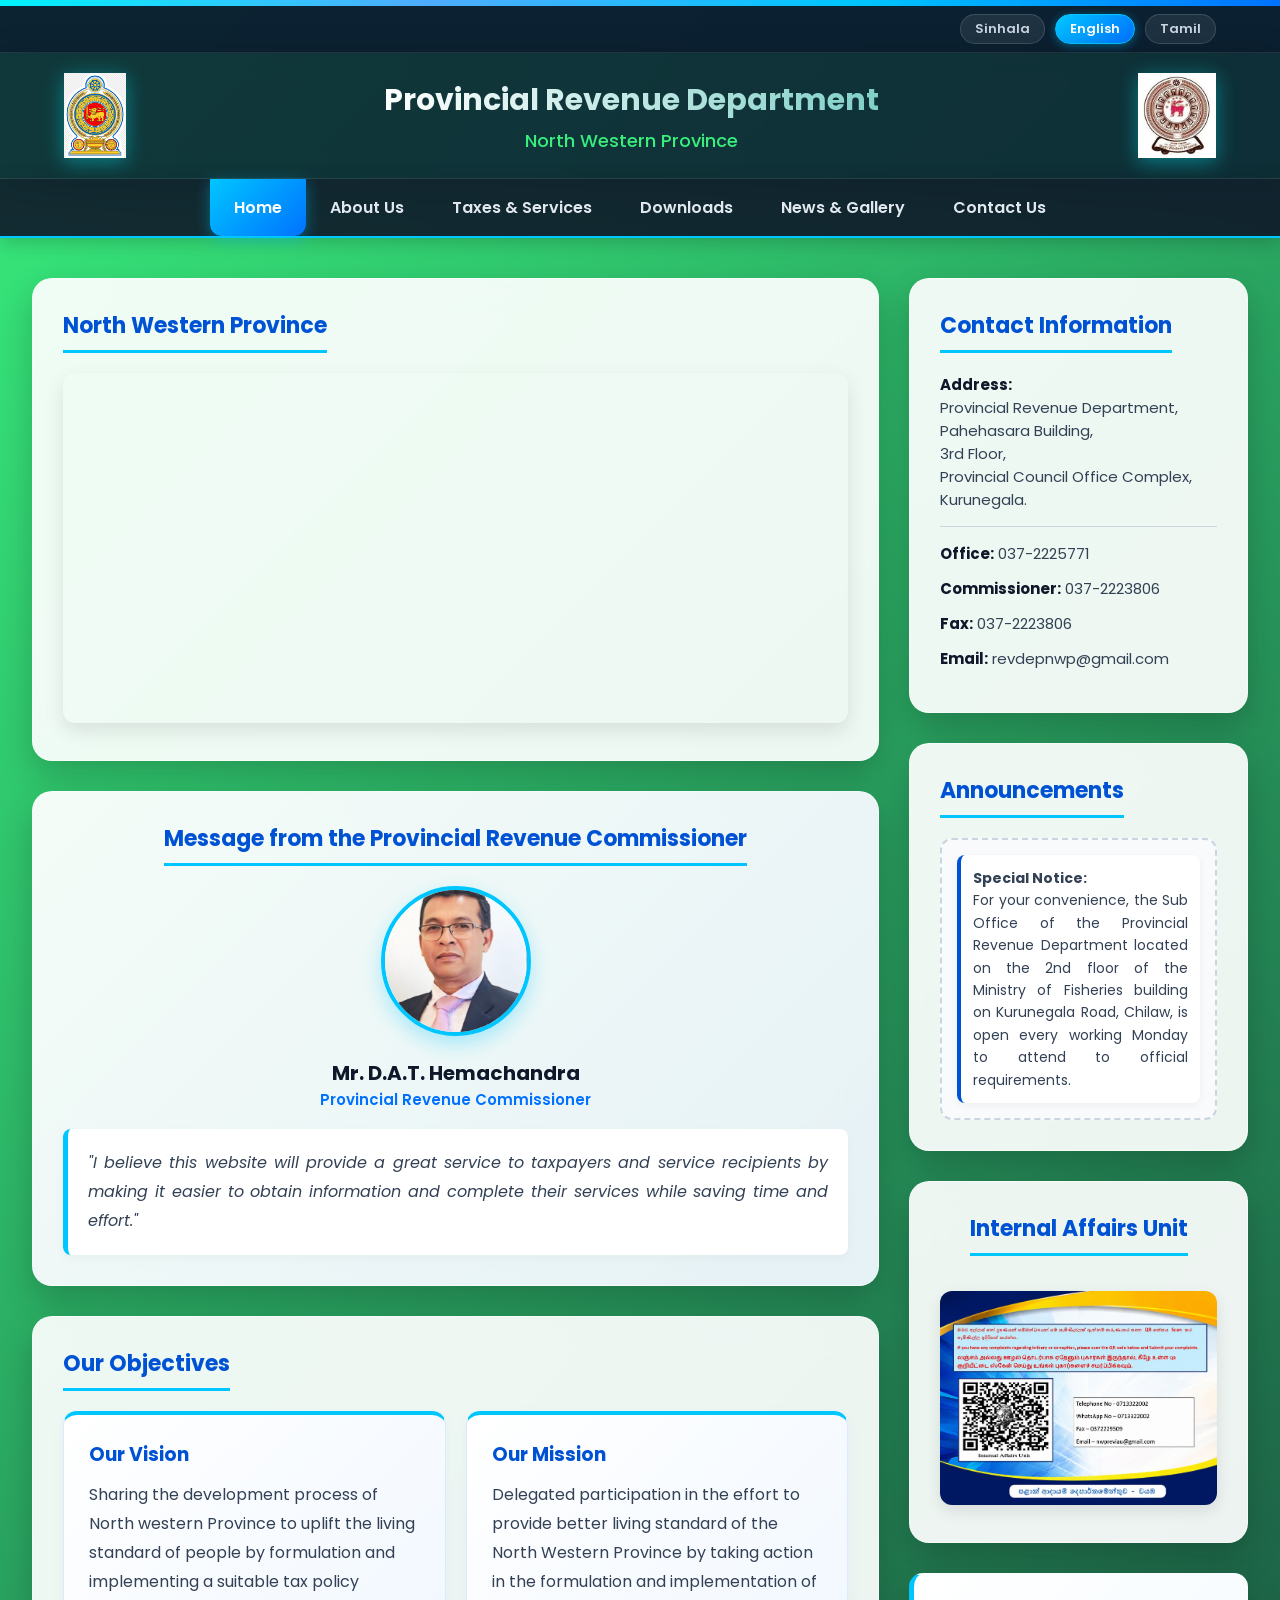
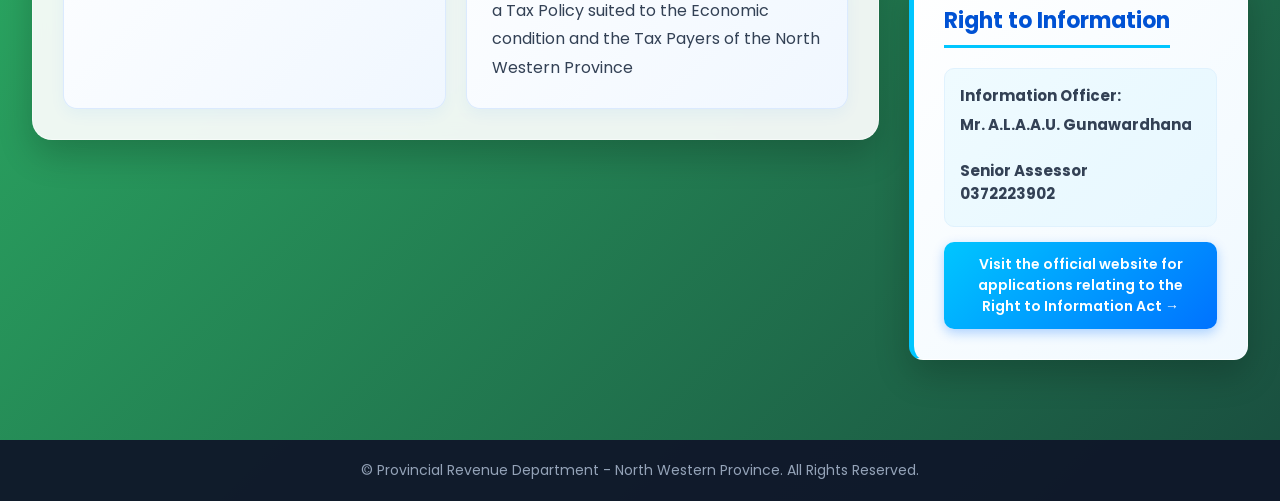
<file: index-en.html>
<!DOCTYPE html>
<html lang="en">
<head>
    <meta charset="UTF-8">
    <meta name="viewport" content="width=device-width, initial-scale=1.0">
    <title>Provincial Revenue Department - North Western Province</title>

    <!-- Google Fonts -->
    <link href="https://fonts.googleapis.com/css2?family=Noto+Sans+Sinhala:wght@400;600;700&family=Poppins:wght@300;400;500;600;700&display=swap" rel="stylesheet">

    <style>
        * {
            box-sizing: border-box;
            margin: 0;
            padding: 0;
            font-family: 'Poppins', sans-serif;
            scroll-behavior: smooth;
        }

        /* Dynamic Sky Wave Background */
        body {
            background: linear-gradient(-45deg, #00c6ff, #0072ff, #0f172a, #38ef7d);
            background-size: 400% 400%;
            animation: skyWaveGradient 12s ease infinite;
            color: #1e293b;
            min-height: 100vh;
        }

        @keyframes skyWaveGradient {
            0% {
                background-position: 0% 50%;
            }

            50% {
                background-position: 100% 50%;
            }

            100% {
                background-position: 0% 50%;
            }
        }

        /* Top Stripe */
        .top-stripe {
            height: 6px;
            background: linear-gradient(
                90deg,
                #00f2fe,
                #4facfe,
                #00c6ff,
                #0072ff
            );
        }

        /* Language Switcher Bar */
        .language-bar {
            background: rgba(10, 25, 47, 0.95);
            padding: 8px 5%;
            display: flex;
            justify-content: flex-end;
            align-items: center;
            border-bottom: 1px solid rgba(255, 255, 255, 0.1);
        }

        .lang-container {
            display: flex;
            gap: 10px;
        }

        .lang-tab {
            color: #cbd5e1;
            text-decoration: none;
            padding: 4px 14px;
            font-size: 13px;
            font-weight: 600;
            border-radius: 20px;
            background: rgba(255, 255, 255, 0.08);
            border: 1px solid rgba(255, 255, 255, 0.15);
            transition: all 0.3s ease;
        }

        .lang-tab:hover {
            color: #00f2fe;
            background: rgba(0, 198, 255, 0.2);
            border-color: #00c6ff;
        }

        .lang-tab.active {
            color: #ffffff;
            background: linear-gradient(
                135deg,
                #00c6ff 0%,
                #0072ff 100%
            );
            border-color: #00c6ff;
            box-shadow: 0 2px 10px rgba(0, 198, 255, 0.4);
        }

        /* Header Layout */
        .header {
            background: rgba(10, 25, 47, 0.85);
            backdrop-filter: blur(12px);
            color: #fff;
            padding: 20px 5%;
            display: flex;
            justify-content: space-between;
            align-items: center;
            box-shadow: 0 8px 32px 0 rgba(0, 0, 0, 0.3);
            border-bottom: 1px solid rgba(255, 255, 255, 0.1);
        }

        .header img {
            height: 85px;
            width: auto;
            filter: drop-shadow(
                0px 4px 10px rgba(0, 242, 254, 0.4)
            );
        }

        .header-title {
            text-align: center;
        }

        .header-title h1 {
            font-size: 30px;
            font-weight: 700;
            background: linear-gradient(
                90deg,
                #ffffff,
                #80d0c7
            );
            -webkit-background-clip: text;
            -webkit-text-fill-color: transparent;
        }

        .header-title h3 {
            font-size: 18px;
            font-weight: 500;
            color: #38ef7d;
            margin-top: 4px;
        }

        /* Navigation Bar */
        .navbar {
            background: rgba(15, 23, 42, 0.9);
            backdrop-filter: blur(10px);
            position: sticky;
            top: 0;
            z-index: 1000;
            box-shadow: 0 4px 20px rgba(0, 0, 0, 0.2);
            border-bottom: 2px solid #00c6ff;
        }

        .nav-container {
            width: 95%;
            max-width: 1600px;
            margin: 0 auto;
            display: flex;
            justify-content: center;
            flex-wrap: wrap;
        }

        .nav-link {
            color: #e2e8f0;
            text-decoration: none;
            padding: 16px 24px;
            font-size: 16px;
            font-weight: 600;
            display: inline-block;
            transition: all 0.3s ease;
        }

        .nav-link:hover {
            color: #00f2fe;
            background: rgba(0, 198, 255, 0.1);
        }

        .nav-link.active {
            color: #ffffff;
            background: linear-gradient(
                135deg,
                #00c6ff 0%,
                #0072ff 100%
            );
            border-radius: 0 0 12px 12px;
            box-shadow: 0 4px 15px rgba(0, 198, 255, 0.4);
        }

        /* Main Content Layout */
        .main-wrapper {
            width: 95%;
            max-width: 1600px;
            margin: 40px auto;
            display: grid;
            grid-template-columns: 2.5fr 1fr;
            gap: 30px;
        }

        /* Glassmorphism Card Style */
        .card {
            background: rgba(255, 255, 255, 0.92);
            backdrop-filter: blur(16px);
            border-radius: 20px;
            box-shadow: 0 15px 35px rgba(0, 0, 0, 0.2);
            padding: 30px;
            margin-bottom: 30px;
            border: 1px solid rgba(255, 255, 255, 0.5);
        }

        .section-title {
            color: #0052D4;
            font-size: 22px;
            font-weight: 700;
            margin-bottom: 20px;
            padding-bottom: 8px;
            border-bottom: 3px solid #00c6ff;
            display: inline-block;
        }

        /* Map Styling */
        .map-container iframe {
            width: 100%;
            height: 350px;
            border: 0;
            border-radius: 12px;
            box-shadow: 0 8px 20px rgba(0, 0, 0, 0.1);
        }

        /* Commissioner Box */
        .commissioner-box {
            text-align: center;
            background: linear-gradient(
                135deg,
                rgba(255,255,255,0.95) 0%,
                rgba(240,247,255,0.95) 100%
            );
        }

        .commissioner-img-wrapper {
            position: relative;
            display: inline-block;
            margin-bottom: 15px;
        }

        .commissioner-img {
            width: 150px;
            height: 150px;
            border-radius: 50%;
            object-fit: cover;
            border: 4px solid #00c6ff;
            box-shadow: 0 8px 20px rgba(0, 198, 255, 0.3);
        }

        .commissioner-name {
            font-weight: 700;
            color: #0f172a;
            font-size: 20px;
        }

        .commissioner-title {
            font-size: 15px;
            color: #0072ff;
            font-weight: 600;
            margin-bottom: 18px;
        }

        .message-text {
            font-style: italic;
            background: #ffffff;
            padding: 20px;
            border-left: 5px solid #00c6ff;
            border-radius: 8px;
            color: #334155;
            box-shadow: 0 4px 12px rgba(0,0,0,0.03);
            text-align: justify;
            line-height: 1.8;
        }

        /* Vision & Mission Grid */
        .vision-mission {
            display: grid;
            grid-template-columns: 1fr 1fr;
            gap: 20px;
        }

        .vm-card {
            background: linear-gradient(
                135deg,
                #ffffff 0%,
                #f0f7ff 100%
            );
            padding: 25px;
            border-radius: 14px;
            border: 1px solid #dbeafe;
            border-top: 4px solid #00c6ff;
            box-shadow: 0 6px 15px rgba(0, 114, 255, 0.05);
        }

        .vm-card h3 {
            color: #0052D4;
            margin-bottom: 12px;
            font-size: 19px;
            font-weight: 700;
        }

        .vm-card p {
            color: #334155;
            line-height: 1.8;
        }

        /* Sidebar Styling */
        .contact-info p {
            margin-bottom: 12px;
            font-size: 15px;
            color: #334155;
        }

        .contact-info strong {
            color: #0f172a;
        }

        /* Notice Board Styles */
        .notice-board {
            background: #f8fafc;
            border: 2px dashed #cbd5e1;
            padding: 15px;
            border-radius: 12px;
            color: #334155;
            font-size: 14px;
            line-height: 1.6;
            text-align: justify;
        }

        .notice-item {
            background: #ffffff;
            padding: 12px;
            border-radius: 8px;
            border-left: 4px solid #0052D4;
            box-shadow: 0 2px 8px rgba(0,0,0,0.05);
        }

        /* IAU Section */
        .iau-box {
            text-align: center;
        }

        .iau-box img {
            max-width: 100%;
            height: auto;
            margin-top: 15px;
            border-radius: 12px;
            box-shadow: 0 6px 15px rgba(0,0,0,0.1);
        }

        /* RTI Box Styling */
        .rti-box {
            background: linear-gradient(
                135deg,
                #ffffff 0%,
                #f0f9ff 100%
            );
            border-left: 5px solid #00c6ff;
            border-radius: 14px;
        }

        .rti-details {
            background: rgba(0, 198, 255, 0.05);
            padding: 15px;
            border-radius: 10px;
            border: 1px solid #e0f2fe;
            margin-bottom: 15px;
        }

        .rti-details p {
            font-size: 15px;
            color: #334155;
            margin-bottom: 6px;
        }

        .rti-officer-name {
            font-weight: 700;
            color: #0052D4;
            font-size: 16px;
        }

        /* RTI Download Button Link Box */
        .rti-link-box {
            display: block;
            text-align: center;
            background: linear-gradient(
                135deg,
                #00c6ff 0%,
                #0072ff 100%
            );
            color: #ffffff;
            text-decoration: none;
            padding: 12px 15px;
            border-radius: 10px;
            font-weight: 600;
            font-size: 14px;
            box-shadow: 0 4px 12px rgba(0, 114, 255, 0.3);
            transition: all 0.3s ease;
        }

        .rti-link-box:hover {
            transform: translateY(-2px);
            box-shadow: 0 6px 18px rgba(0, 198, 255, 0.5);
            color: #ffffff;
        }

        /* Footer */
        .footer-bottom {
            background: rgba(15, 23, 42, 0.95);
            color: #94a3b8;
            text-align: center;
            padding: 20px;
            font-size: 14px;
            margin-top: 50px;
        }

        /* Responsive Breakpoints */
        @media (max-width: 992px) {
            .main-wrapper {
                grid-template-columns: 1fr;
                width: 92%;
            }
        }

        @media (max-width: 768px) {

            .vision-mission {
                grid-template-columns: 1fr;
            }

            .header {
                flex-direction: column;
                gap: 15px;
                text-align: center;
            }

            .language-bar {
                justify-content: center;
            }

            .nav-container {
                flex-direction: column;
            }

            .nav-link {
                text-align: center;
                width: 100%;
            }
        }
    </style>
</head>

<body>

    <div class="top-stripe"></div>

    <!-- Language Selection Tabs -->
    <div class="language-bar">
        <div class="lang-container">
            <a href="index.html" class="lang-tab">Sinhala</a>
            <a href="index-en.html" class="lang-tab active">English</a>
            <a href="index-ta.html" class="lang-tab">Tamil</a>
        </div>
    </div>

    <!-- Header Section with Logos -->
    <header class="header">

        <img src="sl.png" alt="Sri Lankan Government Emblem">

        <div class="header-title">
            <h1>Provincial Revenue Department</h1>
            <h3>North Western Province</h3>
        </div>

        <img src="OIP (6).webp"
             alt="North Western Provincial Council Emblem">

    </header>

    <!-- Navigation Menu -->
    <nav class="navbar">

        <div class="nav-container">

            <a href="index-en.html" class="nav-link active">
                Home
            </a>

            <a href="aboutuse.html" class="nav-link">
                About Us
            </a>

            <a href="taxe.html" class="nav-link">
                Taxes & Services
            </a>

            <a href="downloade.html" class="nav-link">
                Downloads
            </a>

            <a href="gallerye.html" class="nav-link">
                News & Gallery
            </a>

            <a href="contactuse.html" class="nav-link">
                Contact Us
            </a>

        </div>

    </nav>

    <!-- Main Content Area -->
    <div class="main-wrapper">

        <!-- Left Column -->
        <main>

            <!-- Map Section -->
            <div class="card map-container">

                <h2 class="section-title">
                    North Western Province
                </h2>

                <iframe
                    src="https://www.google.com/maps/embed?pb=!1m18!1m12!1m3!1d506168.3242637213!2d79.800000!3d7.750000!2m3!1f0!2f0!3f0!3m2!1i1024!2i768!4f13.1!3m3!1m2!1s0x3ae2ca315352c219%3A0x6e25c04e2d3126f2!2sNorth%20Western%20Province!5e0!3m2!1sen!2slk!4v1600000000000!5m2!1sen!2slk"
                    loading="lazy">
                </iframe>

            </div>

            <!-- Commissioner Message -->
            <div class="card commissioner-box">

                <h2 class="section-title">
                    Message from the Provincial Revenue Commissioner
                </h2>

                <br>

                <div class="commissioner-img-wrapper">

                    <img
                        src="dat.jpeg"
                        alt="Mr. D.A.T. Hemachandra"
                        class="commissioner-img">

                </div>

                <div class="commissioner-name">
                    Mr. D.A.T. Hemachandra
                </div>

                <div class="commissioner-title">
                    Provincial Revenue Commissioner
                </div>

                <p class="message-text">

                    "I believe this website will provide a great service
                    to taxpayers and service recipients by making it easier
                    to obtain information and complete their services while
                    saving time and effort."

                </p>

            </div>

            <!-- Vision and Mission Section -->
            <div class="card">

                <h2 class="section-title">
                    Our Objectives
                </h2>

                <div class="vision-mission">

                    <div class="vm-card">

                        <h3>
                            Our Vision
                        </h3>

                        <p>
                            Sharing the development process of North western Province to uplift the living standard of people by formulation and implementing a suitable tax policy
                        </p>

                    </div>

                    <div class="vm-card">

                        <h3>
                            Our Mission
                        </h3>

                        <p>
                            Delegated participation in the effort to provide better living standard of the North Western Province by taking action in the formulation and implementation of a Tax Policy suited to the Economic condition and the Tax Payers of the North Western Province
                        </p>

                    </div>

                </div>

            </div>

        </main>

        <!-- Right Column -->
        <aside>

            <!-- Address & Contact Info -->
            <div class="card contact-info">

                <h2 class="section-title">
                    Contact Information
                </h2>

                <p>
                    <strong>Address:</strong><br>
                    Provincial Revenue Department,<br>
                    Pahehasara Building,<br>
                    3rd Floor,<br>
                    Provincial Council Office Complex,<br>
                    Kurunegala.
                </p>

                <hr style="
                    margin: 15px 0;
                    border: 0;
                    border-top: 1px solid #cbd5e1;
                ">

                <p>
                    <strong>Office:</strong>
                    037-2225771
                </p>

                <p>
                    <strong>Commissioner:</strong>
                    037-2223806
                </p>

                <p>
                    <strong>Fax:</strong>
                    037-2223806
                </p>

                <p>
                    <strong>Email:</strong>
                    revdepnwp@gmail.com
                </p>

            </div>

            <!-- Notice Board -->
            <div class="card">

                <h2 class="section-title">
                    Announcements
                </h2>

                <div class="notice-board">

                    <div class="notice-item">

                        <strong>
                            Special Notice:
                        </strong>

                        <br>

                        For your convenience, the Sub Office of the
                        Provincial Revenue Department located on the
                        2nd floor of the Ministry of Fisheries building
                        on Kurunegala Road, Chilaw, is open every working
                        Monday to attend to official requirements.

                    </div>

                </div>

            </div>

            <!-- Internal Affairs Unit -->
            <div class="card iau-box">

                <h2 class="section-title">
                    Internal Affairs Unit
                </h2>

                <img
                    src="iau.jpeg"
                    alt="Internal Affairs Unit">

            </div>

            <!-- RTI Section -->
            <div class="card rti-box">

                <h2 class="section-title">
                    Right to Information
                </h2>

                <div class="rti-details">

                    <p>
                        <strong>
                            Information Officer:
                        </strong>
                    </p>

                    <p class="rti-officer-name">

                        Mr. A.L.A.A.U. Gunawardhana
                        <br>
                        <br>

                        Senior Assessor
                        <br>

                        0372223902

                    </p>

                </div>

                <!-- RTI Official Site -->
                <a
                    href="https://rticommission.lk"
                    target="_blank"
                    class="rti-link-box">

                    Visit the official website for applications
                    relating to the Right to Information Act
                    &rarr;

                </a>

            </div>

        </aside>

    </div>

    <!-- Footer -->
    <div class="footer-bottom">

        &copy;
        <?php echo date("Y"); ?>

        Provincial Revenue Department -
        North Western Province.

        All Rights Reserved.

    </div>

</body>
</html>
</file>
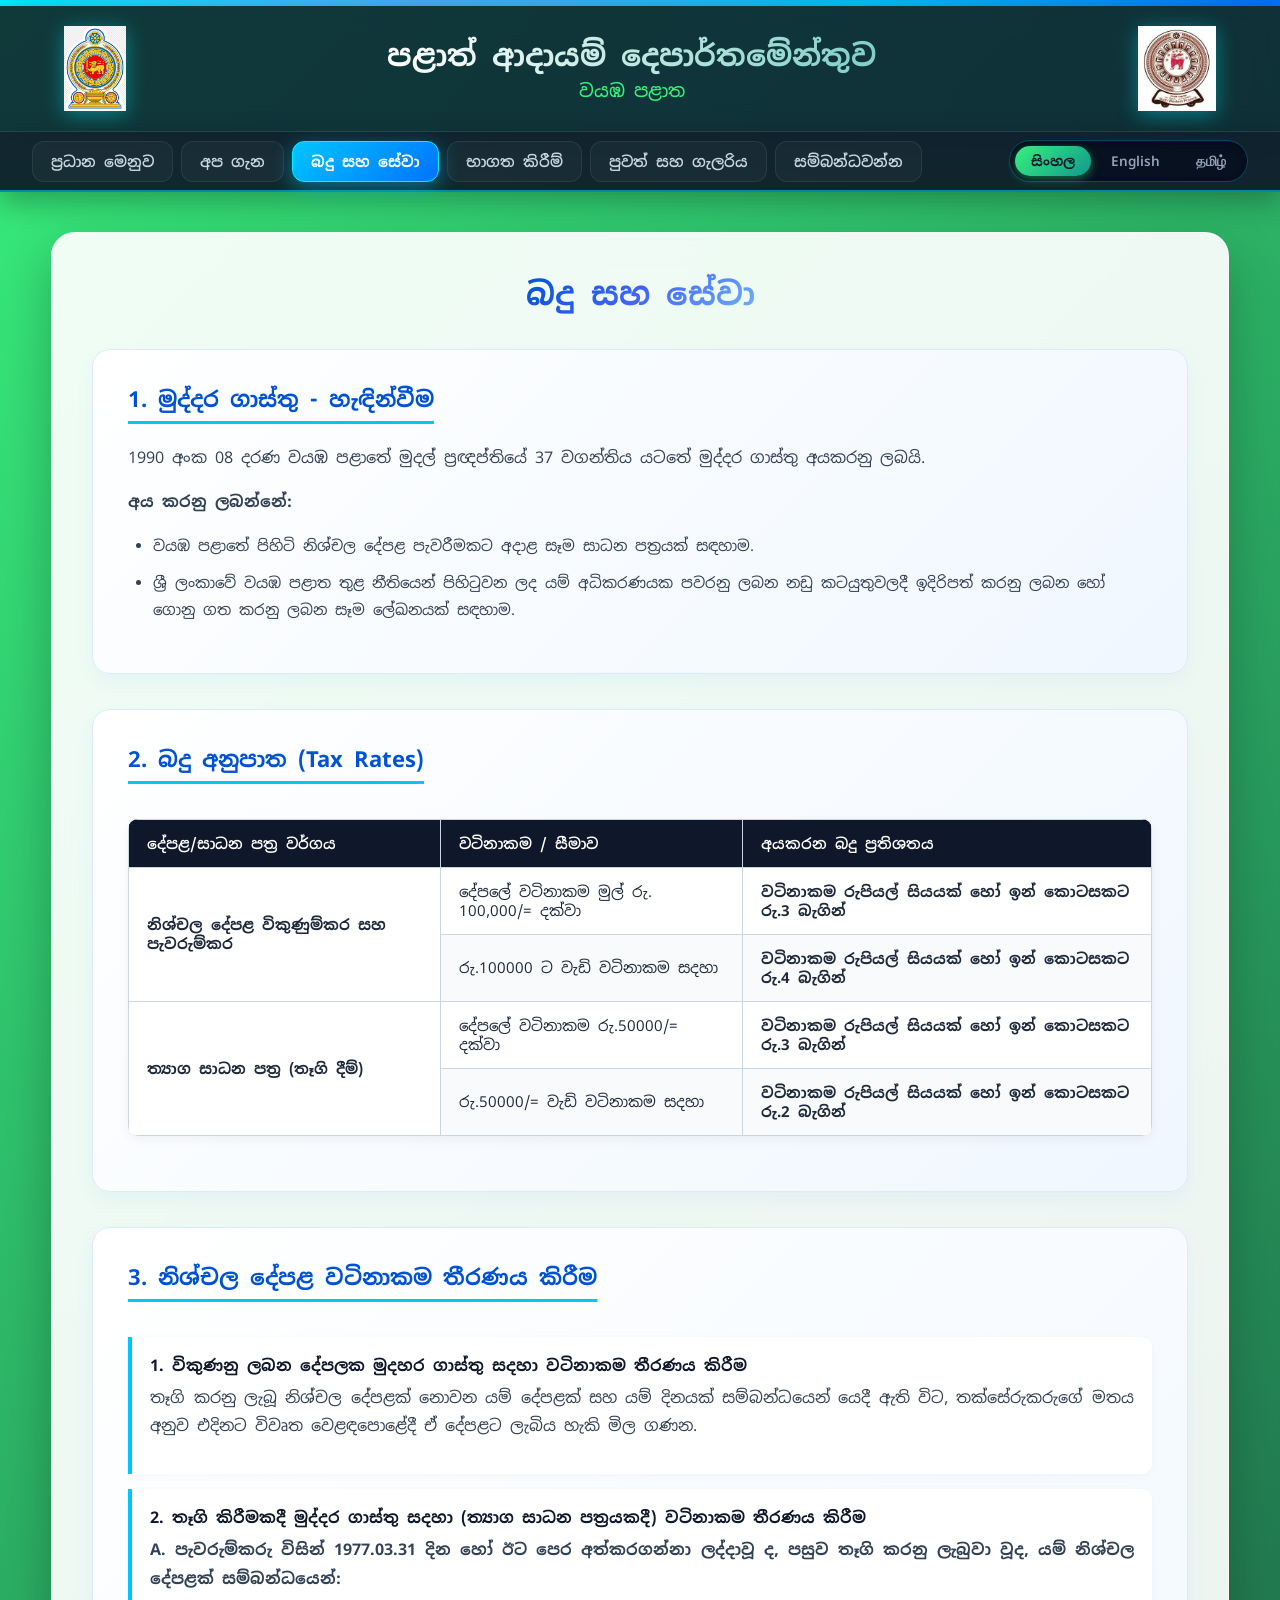
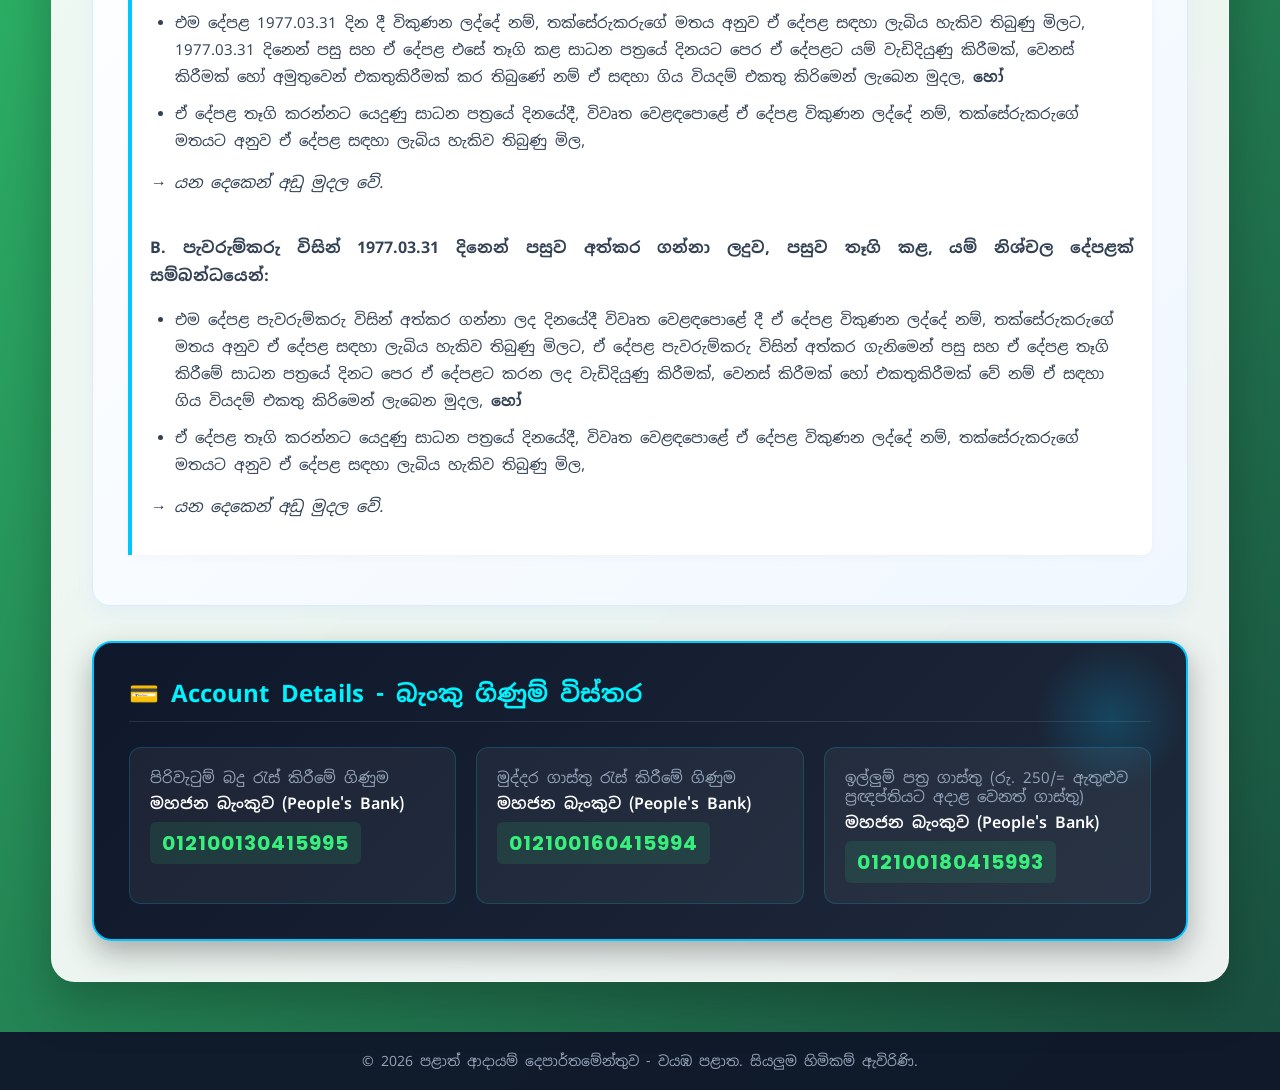
<file: tax.html>
<!DOCTYPE html>
<html lang="si">
<head>
    <meta charset="UTF-8">
    <meta name="viewport" content="width=device-width, initial-scale=1.0">
    <title>බදු සහ සේවා - වයඹ පළාත් ආදායම් දෙපාර්තමේන්තුව</title>
    <!-- Google Fonts -->
    <link href="https://fonts.googleapis.com/css2?family=Noto+Sans+Sinhala:wght@400;500;600;700&family=Poppins:wght@300;400;500;600;700&display=swap" rel="stylesheet">
    <style>
        * {
            box-sizing: border-box;
            margin: 0;
            padding: 0;
            font-family: 'Noto Sans Sinhala', 'Poppins', sans-serif;
            scroll-behavior: smooth;
        }

        /* Dynamic Sky Wave Background */
        body {
            background: linear-gradient(-45deg, #00c6ff, #0072ff, #0f172a, #38ef7d);
            background-size: 400% 400%;
            animation: skyWaveGradient 12s ease infinite;
            color: #1e293b;
            min-height: 100vh;
        }

        @keyframes skyWaveGradient {
            0% { background-position: 0% 50%; }
            50% { background-position: 100% 50%; }
            100% { background-position: 0% 50%; }
        }

        .top-stripe {
            height: 6px;
            background: linear-gradient(90deg, #00f2fe, #4facfe, #00c6ff, #0072ff);
        }

        /* Header Layout */
        .header {
            background: rgba(10, 25, 47, 0.85);
            backdrop-filter: blur(12px);
            color: #fff;
            padding: 20px 5%;
            display: flex;
            justify-content: space-between;
            align-items: center;
            box-shadow: 0 8px 32px 0 rgba(0, 0, 0, 0.3);
            border-bottom: 1px solid rgba(255, 255, 255, 0.1);
        }

        .header img {
            height: 85px;
            width: auto;
            filter: drop-shadow(0px 4px 10px rgba(0, 242, 254, 0.4));
        }

        .header-title {
            text-align: center;
        }

        .header-title h1 {
            font-size: 30px;
            font-weight: 700;
            background: linear-gradient(90deg, #ffffff, #80d0c7);
            -webkit-background-clip: text;
            -webkit-text-fill-color: transparent;
        }

        .header-title h3 {
            font-size: 18px;
            font-weight: 500;
            color: #38ef7d;
            margin-top: 4px;
        }

        /* Navigation Bar Styles */
        .navbar {
            background: rgba(15, 23, 42, 0.92);
            backdrop-filter: blur(16px);
            position: sticky;
            top: 0;
            z-index: 1000;
            box-shadow: 0 10px 30px rgba(0,0,0,0.3);
            border-bottom: 2px solid rgba(0, 198, 255, 0.6);
            padding: 8px 0;
        }

        .nav-container {
            width: 95%;
            max-width: 1600px;
            margin: 0 auto;
            display: flex;
            justify-content: space-between;
            align-items: center;
            gap: 15px;
            flex-wrap: wrap;
        }

        .nav-links {
            display: flex;
            align-items: center;
            gap: 8px;
            flex-wrap: wrap;
        }

        .nav-item {
            display: inline-block;
        }

        /* Modernized Navigation Link Boxes */
        .nav-link {
            color: #cbd5e1;
            text-decoration: none;
            padding: 10px 18px;
            font-size: 15px;
            font-weight: 600;
            display: flex;
            align-items: center;
            justify-content: center;
            border-radius: 12px;
            border: 1px solid rgba(255, 255, 255, 0.08);
            background: rgba(255, 255, 255, 0.03);
            transition: all 0.3s cubic-bezier(0.4, 0, 0.2, 1);
            position: relative;
            overflow: hidden;
        }

        .nav-link::before {
            content: '';
            position: absolute;
            top: 0;
            left: 0;
            width: 100%;
            height: 100%;
            background: linear-gradient(135deg, rgba(0, 198, 255, 0.2), rgba(0, 114, 255, 0.2));
            opacity: 0;
            transition: opacity 0.3s ease;
            z-index: 0;
        }

        .nav-link:hover {
            color: #ffffff;
            border-color: rgba(0, 198, 255, 0.5);
            transform: translateY(-2px);
            box-shadow: 0 6px 20px rgba(0, 198, 255, 0.25);
        }

        .nav-link:hover::before {
            opacity: 1;
        }

        .nav-link.active {
            color: #ffffff;
            background: linear-gradient(135deg, #00c6ff 0%, #0072ff 100%);
            border-color: #00f2fe;
            box-shadow: 0 6px 20px rgba(0, 198, 255, 0.45);
            font-weight: 700;
        }

        /* Modern Language Switcher Styles */
        .language-bar {
            display: flex;
            align-items: center;
        }

        .lang-container {
            display: flex;
            align-items: center;
            gap: 4px;
            background: rgba(2, 6, 23, 0.6);
            padding: 5px;
            border-radius: 30px;
            border: 1px solid rgba(0, 198, 255, 0.3);
            box-shadow: inset 0 2px 6px rgba(0,0,0,0.4);
        }

        .lang-tab {
            color: #94a3b8;
            text-decoration: none;
            font-size: 13.5px;
            font-weight: 600;
            padding: 6px 16px;
            border-radius: 20px;
            transition: all 0.3s ease;
            display: inline-block;
        }

        .lang-tab:hover {
            color: #38ef7d;
            background: rgba(255, 255, 255, 0.08);
        }

        .lang-tab.active {
            background: linear-gradient(135deg, #38ef7d 0%, #11998e 100%);
            color: #0f172a;
            font-weight: 700;
            box-shadow: 0 3px 10px rgba(56, 239, 125, 0.4);
        }

        /* Container & Page Content Styles */
        .container {
            max-width: 1200px;
            width: 92%;
            margin: 40px auto;
            background: rgba(255, 255, 255, 0.92);
            backdrop-filter: blur(16px);
            border-radius: 24px;
            box-shadow: 0 20px 50px rgba(0, 0, 0, 0.25);
            padding: 40px;
            border: 1px solid rgba(255, 255, 255, 0.5);
        }

        .page-header {
            text-align: center;
            margin-bottom: 35px;
        }

        .page-header h2 {
            font-size: 32px;
            font-weight: 700;
            background: linear-gradient(135deg, #0052D4, #4364F7, #6FB1FC);
            -webkit-background-clip: text;
            -webkit-text-fill-color: transparent;
            display: inline-block;
        }

        .service-section {
            background: linear-gradient(135deg, #ffffff 0%, #f0f7ff 100%);
            border-radius: 18px;
            padding: 35px;
            margin-bottom: 35px;
            border: 1px solid #dbeafe;
            box-shadow: 0 8px 20px rgba(0, 114, 255, 0.05);
        }

        .section-title {
            color: #0052D4;
            font-size: 22px;
            font-weight: 700;
            margin-bottom: 20px;
            padding-bottom: 8px;
            border-bottom: 3px solid #00c6ff;
            display: inline-block;
        }

        .section-content p {
            line-height: 1.8;
            font-size: 16px;
            color: #334155;
            margin-bottom: 15px;
            text-align: justify;
        }

        .section-content ul {
            margin-left: 25px;
            margin-bottom: 15px;
        }

        .section-content li {
            line-height: 1.8;
            font-size: 15px;
            color: #334155;
            margin-bottom: 10px;
        }

        /* Tables Styling */
        .data-table {
            width: 100%;
            border-collapse: collapse;
            margin-top: 15px;
            margin-bottom: 20px;
            background: #ffffff;
            border-radius: 10px;
            overflow: hidden;
            box-shadow: 0 4px 12px rgba(0,0,0,0.05);
        }

        .data-table th, .data-table td {
            border: 1px solid #cbd5e1;
            padding: 14px 18px;
            font-size: 15px;
            text-align: left;
        }

        .data-table th {
            background-color: #0f172a;
            color: #ffffff;
            font-weight: 600;
        }

        .data-table tr:nth-child(even) {
            background-color: #f8fafc;
        }

        /* Account Card Details */
        .account-card {
            background: linear-gradient(135deg, #0f172a 0%, #1e293b 100%);
            color: #ffffff;
            border-radius: 20px;
            padding: 35px;
            margin-top: 30px;
            box-shadow: 0 12px 30px rgba(0, 0, 0, 0.3);
            border: 2px solid #00c6ff;
            position: relative;
            overflow: hidden;
        }

        .account-card::before {
            content: '';
            position: absolute;
            top: 0;
            right: 0;
            width: 150px;
            height: 150px;
            background: radial-gradient(circle, rgba(0, 198, 255, 0.2) 0%, transparent 70%);
            pointer-events: none;
        }

        .account-card h3 {
            color: #00f2fe;
            font-size: 24px;
            font-weight: 700;
            margin-bottom: 25px;
            display: flex;
            align-items: center;
            gap: 10px;
            border-bottom: 1px solid rgba(255,255,255,0.1);
            padding-bottom: 12px;
        }

        .account-grid {
            display: grid;
            grid-template-columns: repeat(auto-fit, minmax(300px, 1fr));
            gap: 20px;
        }

        .account-item {
            background: rgba(255, 255, 255, 0.05);
            border: 1px solid rgba(0, 198, 255, 0.2);
            padding: 20px;
            border-radius: 12px;
            transition: transform 0.3s ease, border-color 0.3s ease;
        }

        .account-item:hover {
            transform: translateY(-5px);
            border-color: #38ef7d;
        }

        .account-title {
            font-size: 15px;
            color: #94a3b8;
            margin-bottom: 6px;
        }

        .bank-name {
            font-size: 16px;
            font-weight: 600;
            color: #ffffff;
            margin-bottom: 8px;
        }

        .account-number {
            font-family: 'Poppins', sans-serif;
            font-size: 20px;
            font-weight: 700;
            color: #38ef7d;
            letter-spacing: 1px;
            background: rgba(56, 239, 125, 0.1);
            padding: 6px 12px;
            border-radius: 6px;
            display: inline-block;
        }

        .sub-box {
            background: #ffffff;
            border-left: 4px solid #00c6ff;
            padding: 18px;
            margin: 15px 0;
            border-radius: 0 10px 10px 0;
            box-shadow: 0 2px 8px rgba(0,0,0,0.03);
        }

        .sub-box h5 {
            color: #0f172a;
            font-size: 16px;
            margin-bottom: 8px;
            font-weight: 700;
        }

        .footer-bottom {
            background: rgba(15, 23, 42, 0.95);
            color: #94a3b8;
            text-align: center;
            padding: 20px;
            font-size: 14px;
            margin-top: 50px;
        }

        @media (max-width: 900px) {
            .nav-container { 
                flex-direction: column; 
                padding: 10px 0;
            }
            .nav-links {
                justify-content: center;
                width: 100%;
            }
            .nav-item { 
                text-align: center; 
            }
            .language-bar {
                margin-top: 10px;
            }
            .account-grid { 
                grid-template-columns: 1fr; 
            }
        }
    </style>
</head>
<body>

    <div class="top-stripe"></div>

    <!-- Header -->
    <header class="header">
        <img src="sl.png" alt="ශ්‍රී ලංකා රාජ්‍ය ලාංඡනය">
        <div class="header-title">
            <h1>පළාත් ආදායම් දෙපාර්තමේන්තුව</h1>
            <h3>වයඹ පළාත</h3>
        </div>
        <img src="OIP (6).webp" alt="වයඹ පළාත් සභා ලාංඡනය">
    </header>

    <!-- Navigation Bar -->
    <nav class="navbar">
        <div class="nav-container">
            <div class="nav-links">
                <div class="nav-item"><a href="home.html" class="nav-link">ප්‍රධාන මෙනුව</a></div>
                <div class="nav-item"><a href="aboutus.html" class="nav-link">අප ගැන</a></div>
                <div class="nav-item"><a href="tax.html" class="nav-link active">බදු සහ සේවා</a></div>
                <div class="nav-item"><a href="download.html" class="nav-link">භාගත කිරීම්</a></div>
                <div class="nav-item"><a href="gallery.html" class="nav-link">පුවත් සහ ගැලරිය</a></div>
                <div class="nav-item"><a href="contactus.html" class="nav-link">සම්බන්ධවන්න</a></div>
            </div>

            <!-- Language Switcher Bar -->
            <div class="language-bar">
                <div class="lang-container">
                    <a href="home.html" class="lang-tab active">සිංහල</a>
                    <a href="index-en.html" class="lang-tab">English</a>
                    <a href="index-ta.html" class="lang-tab">தமிழ்</a>
                </div>
            </div>
        </div>
    </nav>

    <div class="container">
        
        <div class="page-header">
            <h2>බදු සහ සේවා</h2>
        </div>

        <!-- Section 1: මුද්දර ගාස්තු හැඳින්වීම -->
        <section class="service-section">
            <h3 class="section-title">1. මුද්දර ගාස්තු - හැඳින්වීම</h3>
            <div class="section-content">
                <p>1990 අංක 08 දරණ වයඹ පළාතේ මුදල් ප්‍රඥප්තියේ 37 වගන්තිය යටතේ මුද්දර ගාස්තු අයකරනු ලබයි.</p>
                <p><strong>අය කරනු ලබන්නේ:</strong></p>
                <ul>
                    <li>වයඹ පළාතේ පිහිටි නිශ්චල දේපළ පැවරීමකට අදාළ සෑම සාධන පත්‍රයක් සඳහාම.</li>
                    <li>ශ්‍රී ලංකාවේ වයඹ පළාත තුළ නීතියෙන් පිහිටුවන ලද යම් අධිකරණයක පවරනු ලබන නඩු කටයුතුවලදී ඉදිරිපත් කරනු ලබන හෝ ගොනු ගත කරනු ලබන සෑම ලේඛනයක් සඳහාම.</li>
                </ul>
            </div>
        </section>

        <!-- Section 2: බදු අනුපාත -->
        <section class="service-section">
            <h3 class="section-title">2. බදු අනුපාත (Tax Rates)</h3>
            <div class="section-content">
                <table class="data-table">
                    <thead>
                        <tr>
                            <th>දේපළ/සාධන පත්‍ර වර්ගය</th>
                            <th>වටිනාකම / සීමාව</th>
                            <th>අයකරන බදු ප්‍රතිශතය</th>
                        </tr>
                    </thead>
                    <tbody>
                        <tr>
                            <td rowspan="2"><strong>නිශ්චල දේපළ විකුණුම්කර සහ පැවරුම්කර</strong></td>
                            <td>දේපලේ වටිනාකම මුල් රු. 100,000/= දක්වා</td>
                            <td><strong>වටිනාකම රුපියල් සියයක් හෝ ඉන් කොටසකට රු.3 බැගින්</strong></td>
                        </tr>
                        <tr>
                            <td>රු.100000 ට වැඩි වටිනාකම සදහා</td>
                            <td><strong>වටිනාකම රුපියල් සියයක් හෝ ඉන් කොටසකට රු.4 බැගින්</strong></td>
                        </tr>
                        <tr>
                            <td rowspan="2"><strong>ත්‍යාග සාධන පත්‍ර (තෑගි දීම්)</strong></td>
                            <td>දේපලේ වටිනාකම රු.50000/= දක්වා</td>
                            <td><strong>වටිනාකම රුපියල් සියයක් හෝ ඉන් කොටසකට රු.3 බැගින්</strong></td>
                        </tr>
                        <tr>
                            <td>රු.50000/= වැඩි වටිනාකම සදහා</td>
                            <td><strong>වටිනාකම රුපියල් සියයක් හෝ ඉන් කොටසකට රු.2 බැගින්</strong></td>
                        </tr>
                    </tbody>
                </table>
            </div>
        </section>

        <!-- Section 3: නිශ්චල දේපළ වටිනාකම -->
        <section class="service-section">
            <h3 class="section-title">3. නිශ්චල දේපළ වටිනාකම තීරණය කිරීම</h3>
            <div class="section-content">
                <div class="sub-box">
                    <h5>1. විකුණනු ලබන දේපලක මුදහර ගාස්තු සදහා වටිනාකම තීරණය කිරීම</h5>
                    <p>තෑගි කරනු ලැබූ නිශ්චල දේපළක් නොවන යම් දේපළක් සහ යම් දිනයක් සම්බන්ධයෙන් යෙදී ඇති විට, තක්සේරුකරුගේ මතය අනුව එදිනට විවෘත වෙළඳපොළේදී ඒ දේපළට ලැබිය හැකි මිල ගණන.</p>
                </div>

                <div class="sub-box">
                    <h5>2. තෑගි කිරීමකදී මුද්දර ගාස්තු සදහා (ත්‍යාග සාධන පත්‍රයකදී) වටිනාකම තීරණය කිරීම</h5>
                    <p><strong>A. පැවරුම්කරු විසින් 1977.03.31 දින හෝ ඊට පෙර අත්කරගන්නා ලද්දාවූ ද, පසුව තෑගි කරනු ලැබුවා වූද, යම් නිශ්චල දේපළක් සම්බන්ධයෙන්:</strong></p>
                    <ul>
                        <li>එම දේපළ 1977.03.31 දින දී විකුණන ලද්දේ නම්, තක්සේරුකරුගේ මතය අනුව ඒ දේපළ සඳහා ලැබිය හැකිව තිබුණු මිලට, 1977.03.31 දිනෙන් පසු සහ ඒ දේපළ එසේ තෑගි කළ සාධන පත්‍රයේ දිනයට පෙර ඒ දේපළට යම් වැඩිදියුණු කිරීමක්, වෙනස් කිරීමක් හෝ අමුතුවෙන් එකතුකිරීමක් කර තිබුණේ නම් ඒ සඳහා ගිය වියදම් එකතු කිරිමෙන් ලැබෙන මුදල, <strong>හෝ</strong></li>
                        <li>ඒ දේපළ තෑගි කරන්නට යෙදුණු සාධන පත්‍රයේ දිනයේදී, විවෘත වෙළඳපොළේ ඒ දේපළ විකුණන ලද්දේ නම්, තක්සේරුකරුගේ මතයට අනුව ඒ දේපළ සඳහා ලැබිය හැකිව තිබුණු මිල,</li>
                    </ul>
                    <p><em>→ යන දෙකෙන් අඩු මුදල වේ.</em></p>

                    <br>
                    <p><strong>B. පැවරුම්කරු විසින් 1977.03.31 දිනෙන් පසුව අත්කර ගන්නා ලදුව, පසුව තෑගි කළ, යම් නිශ්චල දේපළක් සම්බන්ධයෙන්:</strong></p>
                    <ul>
                        <li>එම දේපළ පැවරුම්කරු විසින් අත්කර ගන්නා ලද දිනයේදී විවෘත වෙළඳපොළේ දී ඒ දේපළ විකුණන ලද්දේ නම්, තක්සේරුකරුගේ මතය අනුව ඒ දේපළ සඳහා ලැබිය හැකිව තිබුණු මිලට, ඒ දේපළ පැවරුම්කරු විසින් අත්කර ගැනිමෙන් පසු සහ ඒ දේපළ තෑගි කිරීමේ සාධන පත්‍රයේ දිනට පෙර ඒ දේපළට කරන ලද වැඩිදියුණු කිරීමක්, වෙනස් කිරීමක් හෝ එකතුකිරීමක් වේ නම් ඒ සඳහා ගිය වියදම් එකතු කිරිමෙන් ලැබෙන මුදල, <strong>හෝ</strong></li>
                        <li>ඒ දේපළ තෑගි කරන්නට යෙදුණු සාධන පත්‍රයේ දිනයේදී, විවෘත වෙළඳපොළේ ඒ දේපළ විකුණන ලද්දේ නම්, තක්සේරුකරුගේ මතයට අනුව ඒ දේපළ සඳහා ලැබිය හැකිව තිබුණු මිල,</li>
                    </ul>
                    <p><em>→ යන දෙකෙන් අඩු මුදල වේ.</em></p>
                </div>
            </div>
        </section>

        <!-- Section 4: Highlighted Account Details -->
        <section class="account-card">
            <h3>💳 Account Details - බැංකු ගිණුම් විස්තර</h3>
            <div class="account-grid">
                
                <div class="account-item">
                    <div class="account-title">පිරිවැටුම් බදු රැස් කිරීමේ ගිණුම</div>
                    <div class="bank-name">මහජන බැංකුව (People's Bank)</div>
                    <div class="account-number">012100130415995</div>
                </div>

                <div class="account-item">
                    <div class="account-title">මුද්දර ගාස්තු රැස් කිරීමේ ගිණුම</div>
                    <div class="bank-name">මහජන බැංකුව (People's Bank)</div>
                    <div class="account-number">012100160415994</div>
                </div>

                <div class="account-item">
                    <div class="account-title">ඉල්ලුම් පත්‍ර ගාස්තු (රු. 250/= ඇතුළුව ප්‍රඥප්තියට අදාළ වෙනත් ගාස්තු)</div>
                    <div class="bank-name">මහජන බැංකුව (People's Bank)</div>
                    <div class="account-number">012100180415993</div>
                </div>

            </div>
        </section>

    </div>

    <!-- Footer -->
    <div class="footer-bottom">
        &copy; 2026 පළාත් ආදායම් දෙපාර්තමේන්තුව - වයඹ පළාත. සියලුම හිමිකම් ඇවිරිණි.
    </div>

</body>
</html>
</file>
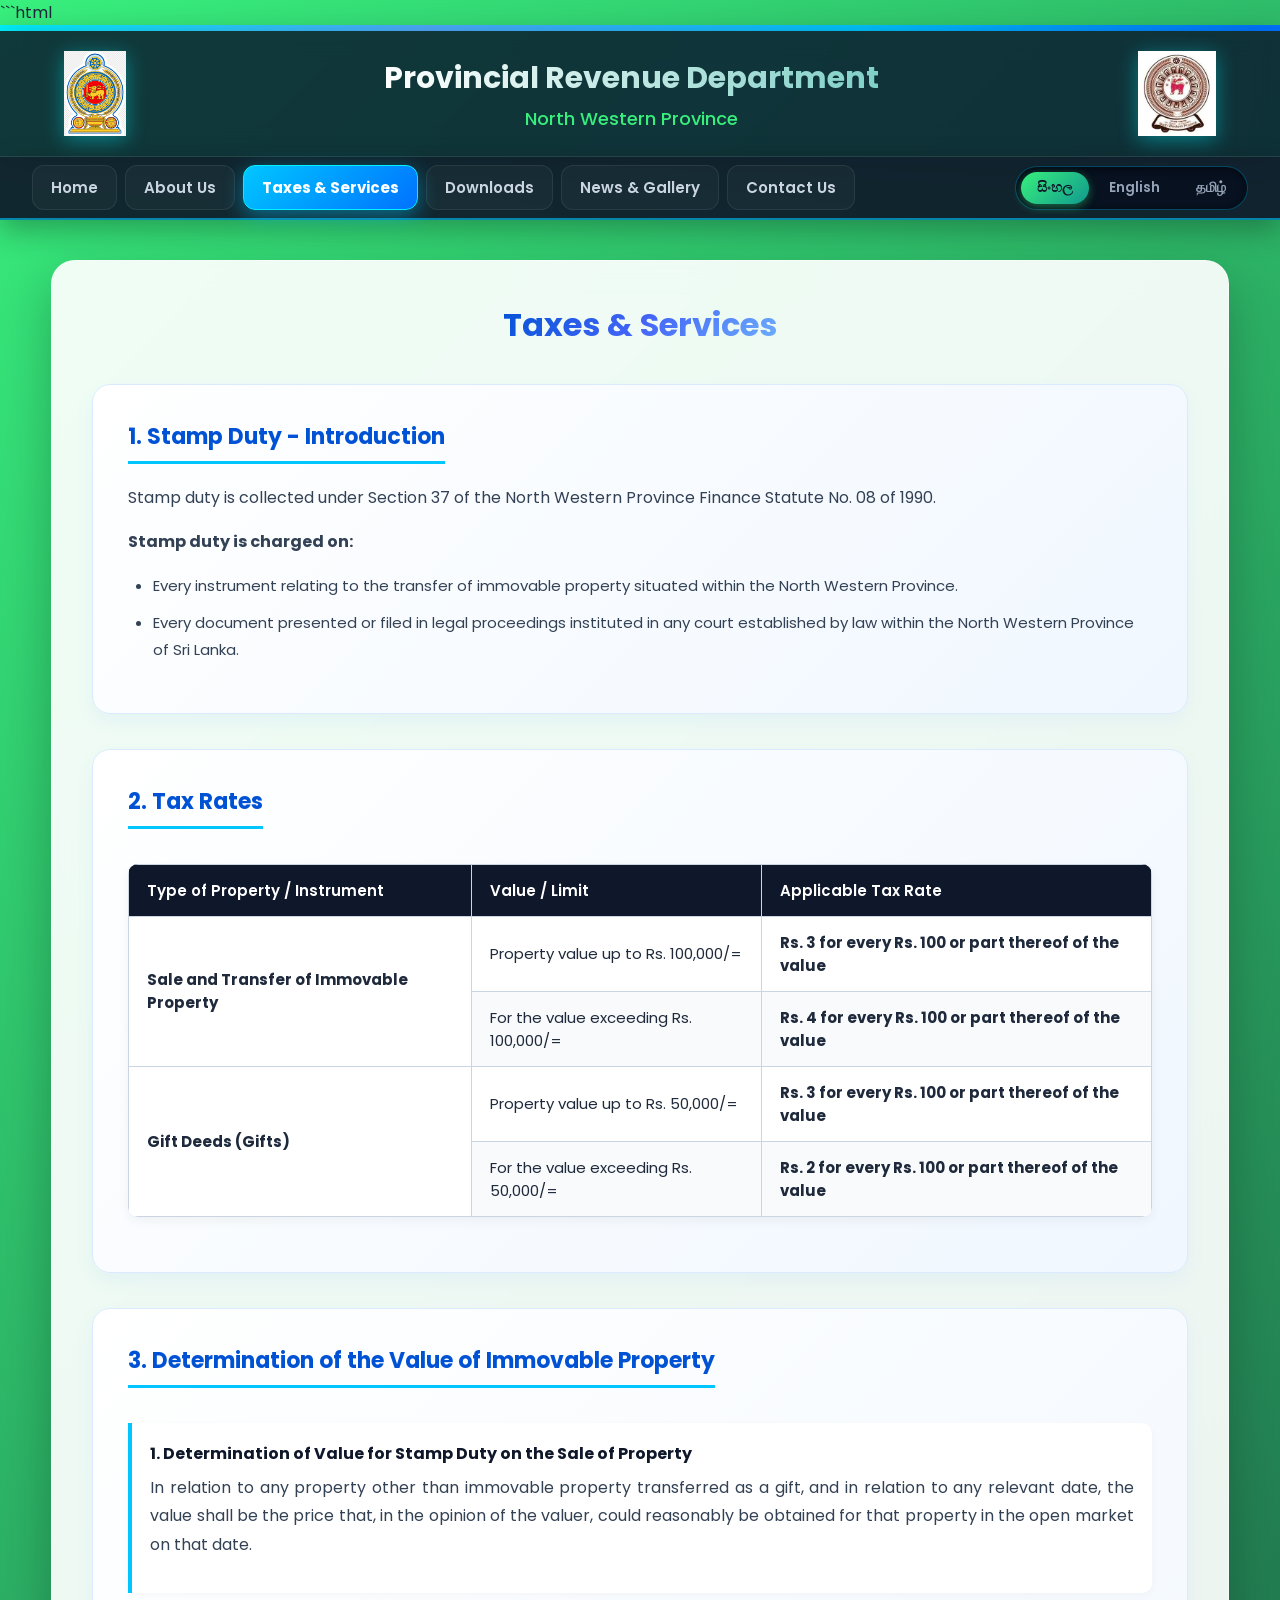
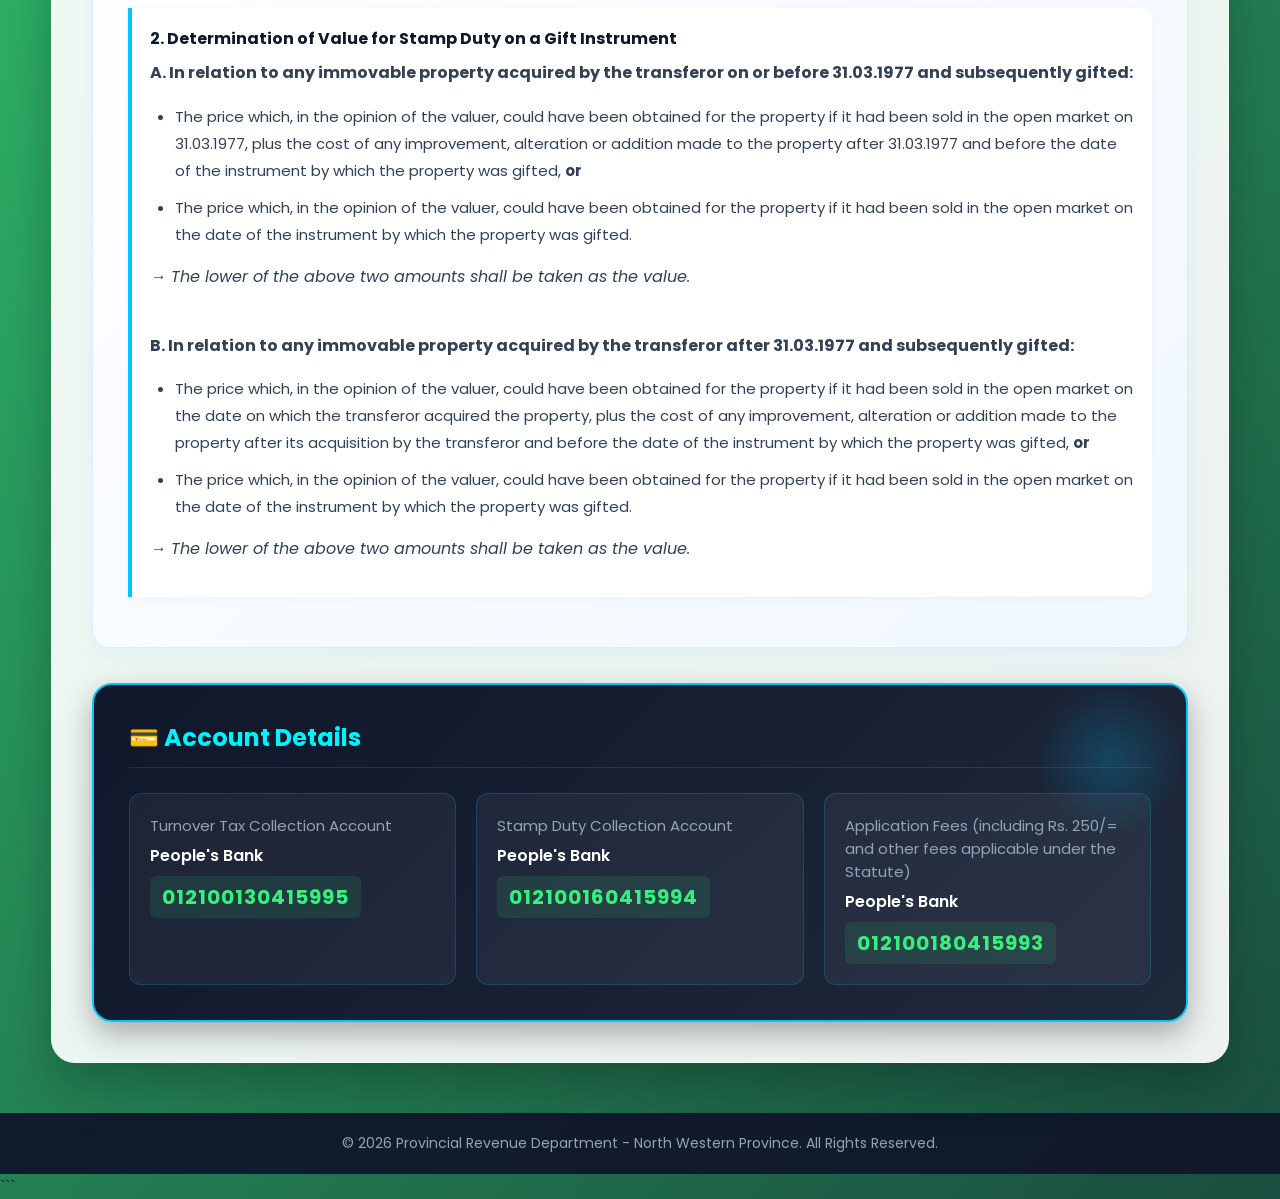
<file: taxe.html>
```html
<!DOCTYPE html>
<html lang="en">
<head>
    <meta charset="UTF-8">
    <meta name="viewport" content="width=device-width, initial-scale=1.0">
    <title>Taxes and Services - North Western Provincial Revenue Department</title>

    <!-- Google Fonts -->
    <link href="https://fonts.googleapis.com/css2?family=Noto+Sans+Sinhala:wght@400;500;600;700&family=Poppins:wght@300;400;500;600;700&display=swap" rel="stylesheet">

    <style>
        * {
            box-sizing: border-box;
            margin: 0;
            padding: 0;
            font-family: 'Poppins', sans-serif;
            scroll-behavior: smooth;
        }

        /* Dynamic Sky Wave Background */
        body {
            background: linear-gradient(-45deg, #00c6ff, #0072ff, #0f172a, #38ef7d);
            background-size: 400% 400%;
            animation: skyWaveGradient 12s ease infinite;
            color: #1e293b;
            min-height: 100vh;
        }

        @keyframes skyWaveGradient {
            0% { background-position: 0% 50%; }
            50% { background-position: 100% 50%; }
            100% { background-position: 0% 50%; }
        }

        .top-stripe {
            height: 6px;
            background: linear-gradient(90deg, #00f2fe, #4facfe, #00c6ff, #0072ff);
        }

        /* Header Layout */
        .header {
            background: rgba(10, 25, 47, 0.85);
            backdrop-filter: blur(12px);
            color: #fff;
            padding: 20px 5%;
            display: flex;
            justify-content: space-between;
            align-items: center;
            box-shadow: 0 8px 32px 0 rgba(0, 0, 0, 0.3);
            border-bottom: 1px solid rgba(255, 255, 255, 0.1);
        }

        .header img {
            height: 85px;
            width: auto;
            filter: drop-shadow(0px 4px 10px rgba(0, 242, 254, 0.4));
        }

        .header-title {
            text-align: center;
        }

        .header-title h1 {
            font-size: 30px;
            font-weight: 700;
            background: linear-gradient(90deg, #ffffff, #80d0c7);
            -webkit-background-clip: text;
            -webkit-text-fill-color: transparent;
        }

        .header-title h3 {
            font-size: 18px;
            font-weight: 500;
            color: #38ef7d;
            margin-top: 4px;
        }

        /* Navigation Bar Styles */
        .navbar {
            background: rgba(15, 23, 42, 0.92);
            backdrop-filter: blur(16px);
            position: sticky;
            top: 0;
            z-index: 1000;
            box-shadow: 0 10px 30px rgba(0,0,0,0.3);
            border-bottom: 2px solid rgba(0, 198, 255, 0.6);
            padding: 8px 0;
        }

        .nav-container {
            width: 95%;
            max-width: 1600px;
            margin: 0 auto;
            display: flex;
            justify-content: space-between;
            align-items: center;
            gap: 15px;
            flex-wrap: wrap;
        }

        .nav-links {
            display: flex;
            align-items: center;
            gap: 8px;
            flex-wrap: wrap;
        }

        .nav-item {
            display: inline-block;
        }

        /* Modernized Navigation Link Boxes */
        .nav-link {
            color: #cbd5e1;
            text-decoration: none;
            padding: 10px 18px;
            font-size: 15px;
            font-weight: 600;
            display: flex;
            align-items: center;
            justify-content: center;
            border-radius: 12px;
            border: 1px solid rgba(255, 255, 255, 0.08);
            background: rgba(255, 255, 255, 0.03);
            transition: all 0.3s cubic-bezier(0.4, 0, 0.2, 1);
            position: relative;
            overflow: hidden;
        }

        .nav-link::before {
            content: '';
            position: absolute;
            top: 0;
            left: 0;
            width: 100%;
            height: 100%;
            background: linear-gradient(135deg, rgba(0, 198, 255, 0.2), rgba(0, 114, 255, 0.2));
            opacity: 0;
            transition: opacity 0.3s ease;
            z-index: 0;
        }

        .nav-link:hover {
            color: #ffffff;
            border-color: rgba(0, 198, 255, 0.5);
            transform: translateY(-2px);
            box-shadow: 0 6px 20px rgba(0, 198, 255, 0.25);
        }

        .nav-link:hover::before {
            opacity: 1;
        }

        .nav-link.active {
            color: #ffffff;
            background: linear-gradient(135deg, #00c6ff 0%, #0072ff 100%);
            border-color: #00f2fe;
            box-shadow: 0 6px 20px rgba(0, 198, 255, 0.45);
            font-weight: 700;
        }

        /* Modern Language Switcher Styles */
        .language-bar {
            display: flex;
            align-items: center;
        }

        .lang-container {
            display: flex;
            align-items: center;
            gap: 4px;
            background: rgba(2, 6, 23, 0.6);
            padding: 5px;
            border-radius: 30px;
            border: 1px solid rgba(0, 198, 255, 0.3);
            box-shadow: inset 0 2px 6px rgba(0,0,0,0.4);
        }

        .lang-tab {
            color: #94a3b8;
            text-decoration: none;
            font-size: 13.5px;
            font-weight: 600;
            padding: 6px 16px;
            border-radius: 20px;
            transition: all 0.3s ease;
            display: inline-block;
        }

        .lang-tab:hover {
            color: #38ef7d;
            background: rgba(255, 255, 255, 0.08);
        }

        .lang-tab.active {
            background: linear-gradient(135deg, #38ef7d 0%, #11998e 100%);
            color: #0f172a;
            font-weight: 700;
            box-shadow: 0 3px 10px rgba(56, 239, 125, 0.4);
        }

        /* Container & Page Content Styles */
        .container {
            max-width: 1200px;
            width: 92%;
            margin: 40px auto;
            background: rgba(255, 255, 255, 0.92);
            backdrop-filter: blur(16px);
            border-radius: 24px;
            box-shadow: 0 20px 50px rgba(0, 0, 0, 0.25);
            padding: 40px;
            border: 1px solid rgba(255, 255, 255, 0.5);
        }

        .page-header {
            text-align: center;
            margin-bottom: 35px;
        }

        .page-header h2 {
            font-size: 32px;
            font-weight: 700;
            background: linear-gradient(135deg, #0052D4, #4364F7, #6FB1FC);
            -webkit-background-clip: text;
            -webkit-text-fill-color: transparent;
            display: inline-block;
        }

        .service-section {
            background: linear-gradient(135deg, #ffffff 0%, #f0f7ff 100%);
            border-radius: 18px;
            padding: 35px;
            margin-bottom: 35px;
            border: 1px solid #dbeafe;
            box-shadow: 0 8px 20px rgba(0, 114, 255, 0.05);
        }

        .section-title {
            color: #0052D4;
            font-size: 22px;
            font-weight: 700;
            margin-bottom: 20px;
            padding-bottom: 8px;
            border-bottom: 3px solid #00c6ff;
            display: inline-block;
        }

        .section-content p {
            line-height: 1.8;
            font-size: 16px;
            color: #334155;
            margin-bottom: 15px;
            text-align: justify;
        }

        .section-content ul {
            margin-left: 25px;
            margin-bottom: 15px;
        }

        .section-content li {
            line-height: 1.8;
            font-size: 15px;
            color: #334155;
            margin-bottom: 10px;
        }

        /* Tables Styling */
        .data-table {
            width: 100%;
            border-collapse: collapse;
            margin-top: 15px;
            margin-bottom: 20px;
            background: #ffffff;
            border-radius: 10px;
            overflow: hidden;
            box-shadow: 0 4px 12px rgba(0,0,0,0.05);
        }

        .data-table th,
        .data-table td {
            border: 1px solid #cbd5e1;
            padding: 14px 18px;
            font-size: 15px;
            text-align: left;
        }

        .data-table th {
            background-color: #0f172a;
            color: #ffffff;
            font-weight: 600;
        }

        .data-table tr:nth-child(even) {
            background-color: #f8fafc;
        }

        /* Account Card Details */
        .account-card {
            background: linear-gradient(135deg, #0f172a 0%, #1e293b 100%);
            color: #ffffff;
            border-radius: 20px;
            padding: 35px;
            margin-top: 30px;
            box-shadow: 0 12px 30px rgba(0, 0, 0, 0.3);
            border: 2px solid #00c6ff;
            position: relative;
            overflow: hidden;
        }

        .account-card::before {
            content: '';
            position: absolute;
            top: 0;
            right: 0;
            width: 150px;
            height: 150px;
            background: radial-gradient(circle, rgba(0, 198, 255, 0.2) 0%, transparent 70%);
            pointer-events: none;
        }

        .account-card h3 {
            color: #00f2fe;
            font-size: 24px;
            font-weight: 700;
            margin-bottom: 25px;
            display: flex;
            align-items: center;
            gap: 10px;
            border-bottom: 1px solid rgba(255,255,255,0.1);
            padding-bottom: 12px;
        }

        .account-grid {
            display: grid;
            grid-template-columns: repeat(auto-fit, minmax(300px, 1fr));
            gap: 20px;
        }

        .account-item {
            background: rgba(255, 255, 255, 0.05);
            border: 1px solid rgba(0, 198, 255, 0.2);
            padding: 20px;
            border-radius: 12px;
            transition: transform 0.3s ease, border-color 0.3s ease;
        }

        .account-item:hover {
            transform: translateY(-5px);
            border-color: #38ef7d;
        }

        .account-title {
            font-size: 15px;
            color: #94a3b8;
            margin-bottom: 6px;
        }

        .bank-name {
            font-size: 16px;
            font-weight: 600;
            color: #ffffff;
            margin-bottom: 8px;
        }

        .account-number {
            font-family: 'Poppins', sans-serif;
            font-size: 20px;
            font-weight: 700;
            color: #38ef7d;
            letter-spacing: 1px;
            background: rgba(56, 239, 125, 0.1);
            padding: 6px 12px;
            border-radius: 6px;
            display: inline-block;
        }

        .sub-box {
            background: #ffffff;
            border-left: 4px solid #00c6ff;
            padding: 18px;
            margin: 15px 0;
            border-radius: 0 10px 10px 0;
            box-shadow: 0 2px 8px rgba(0,0,0,0.03);
        }

        .sub-box h5 {
            color: #0f172a;
            font-size: 16px;
            margin-bottom: 8px;
            font-weight: 700;
        }

        .footer-bottom {
            background: rgba(15, 23, 42, 0.95);
            color: #94a3b8;
            text-align: center;
            padding: 20px;
            font-size: 14px;
            margin-top: 50px;
        }

        @media (max-width: 900px) {
            .nav-container {
                flex-direction: column;
                padding: 10px 0;
            }

            .nav-links {
                justify-content: center;
                width: 100%;
            }

            .nav-item {
                text-align: center;
            }

            .language-bar {
                margin-top: 10px;
            }

            .account-grid {
                grid-template-columns: 1fr;
            }
        }
    </style>
</head>

<body>

    <div class="top-stripe"></div>

    <!-- Header -->
    <header class="header">
        <img src="sl.png" alt="Sri Lanka Government Emblem">

        <div class="header-title">
            <h1>Provincial Revenue Department</h1>
            <h3>North Western Province</h3>
        </div>

        <img src="OIP (6).webp" alt="North Western Provincial Council Emblem">
    </header>

    <!-- Navigation Bar -->
    <nav class="navbar">
        <div class="nav-container">

            <div class="nav-links">
                <div class="nav-item">
                    <a href="index-en.html" class="nav-link">Home</a>
                </div>

                <div class="nav-item">
                    <a href="aboutuse.html" class="nav-link">About Us</a>
                </div>

                <div class="nav-item">
                    <a href="taxe.html" class="nav-link active">Taxes & Services</a>
                </div>

                <div class="nav-item">
                    <a href="downloade.html" class="nav-link">Downloads</a>
                </div>

                <div class="nav-item">
                    <a href="gallerye.html" class="nav-link">News & Gallery</a>
                </div>

                <div class="nav-item">
                    <a href="contactuse.html" class="nav-link">Contact Us</a>
                </div>
            </div>

            <!-- Language Switcher Bar -->
            <div class="language-bar">
                <div class="lang-container">
                    <a href="home.html" class="lang-tab active">සිංහල</a>
                    <a href="index-en.html" class="lang-tab">English</a>
                    <a href="index-ta.html" class="lang-tab">தமிழ்</a>
                </div>
            </div>

        </div>
    </nav>

    <div class="container">

        <div class="page-header">
            <h2>Taxes & Services</h2>
        </div>

        <!-- Section 1: Introduction to Stamp Duty -->
        <section class="service-section">

            <h3 class="section-title">
                1. Stamp Duty - Introduction
            </h3>

            <div class="section-content">

                <p>
                    Stamp duty is collected under Section 37 of the North Western Province Finance Statute No. 08 of 1990.
                </p>

                <p>
                    <strong>Stamp duty is charged on:</strong>
                </p>

                <ul>
                    <li>
                        Every instrument relating to the transfer of immovable property situated within the North Western Province.
                    </li>

                    <li>
                        Every document presented or filed in legal proceedings instituted in any court established by law within the North Western Province of Sri Lanka.
                    </li>
                </ul>

            </div>
        </section>

        <!-- Section 2: Tax Rates -->
        <section class="service-section">

            <h3 class="section-title">
                2. Tax Rates
            </h3>

            <div class="section-content">

                <table class="data-table">

                    <thead>
                        <tr>
                            <th>Type of Property / Instrument</th>
                            <th>Value / Limit</th>
                            <th>Applicable Tax Rate</th>
                        </tr>
                    </thead>

                    <tbody>

                        <tr>
                            <td rowspan="2">
                                <strong>Sale and Transfer of Immovable Property</strong>
                            </td>

                            <td>
                                Property value up to Rs. 100,000/=
                            </td>

                            <td>
                                <strong>
                                    Rs. 3 for every Rs. 100 or part thereof of the value
                                </strong>
                            </td>
                        </tr>

                        <tr>
                            <td>
                                For the value exceeding Rs. 100,000/=
                            </td>

                            <td>
                                <strong>
                                    Rs. 4 for every Rs. 100 or part thereof of the value
                                </strong>
                            </td>
                        </tr>

                        <tr>
                            <td rowspan="2">
                                <strong>Gift Deeds (Gifts)</strong>
                            </td>

                            <td>
                                Property value up to Rs. 50,000/=
                            </td>

                            <td>
                                <strong>
                                    Rs. 3 for every Rs. 100 or part thereof of the value
                                </strong>
                            </td>
                        </tr>

                        <tr>
                            <td>
                                For the value exceeding Rs. 50,000/=
                            </td>

                            <td>
                                <strong>
                                    Rs. 2 for every Rs. 100 or part thereof of the value
                                </strong>
                            </td>
                        </tr>

                    </tbody>

                </table>

            </div>
        </section>

        <!-- Section 3: Determination of Immovable Property Value -->
        <section class="service-section">

            <h3 class="section-title">
                3. Determination of the Value of Immovable Property
            </h3>

            <div class="section-content">

                <div class="sub-box">

                    <h5>
                        1. Determination of Value for Stamp Duty on the Sale of Property
                    </h5>

                    <p>
                        In relation to any property other than immovable property transferred as a gift, and in relation to any relevant date, the value shall be the price that, in the opinion of the valuer, could reasonably be obtained for that property in the open market on that date.
                    </p>

                </div>

                <div class="sub-box">

                    <h5>
                        2. Determination of Value for Stamp Duty on a Gift Instrument
                    </h5>

                    <p>
                        <strong>
                            A. In relation to any immovable property acquired by the transferor on or before 31.03.1977 and subsequently gifted:
                        </strong>
                    </p>

                    <ul>

                        <li>
                            The price which, in the opinion of the valuer, could have been obtained for the property if it had been sold in the open market on 31.03.1977, plus the cost of any improvement, alteration or addition made to the property after 31.03.1977 and before the date of the instrument by which the property was gifted,
                            <strong>or</strong>
                        </li>

                        <li>
                            The price which, in the opinion of the valuer, could have been obtained for the property if it had been sold in the open market on the date of the instrument by which the property was gifted.
                        </li>

                    </ul>

                    <p>
                        <em>
                            → The lower of the above two amounts shall be taken as the value.
                        </em>
                    </p>

                    <br>

                    <p>
                        <strong>
                            B. In relation to any immovable property acquired by the transferor after 31.03.1977 and subsequently gifted:
                        </strong>
                    </p>

                    <ul>

                        <li>
                            The price which, in the opinion of the valuer, could have been obtained for the property if it had been sold in the open market on the date on which the transferor acquired the property, plus the cost of any improvement, alteration or addition made to the property after its acquisition by the transferor and before the date of the instrument by which the property was gifted,
                            <strong>or</strong>
                        </li>

                        <li>
                            The price which, in the opinion of the valuer, could have been obtained for the property if it had been sold in the open market on the date of the instrument by which the property was gifted.
                        </li>

                    </ul>

                    <p>
                        <em>
                            → The lower of the above two amounts shall be taken as the value.
                        </em>
                    </p>

                </div>

            </div>
        </section>

        <!-- Section 4: Account Details -->
        <section class="account-card">

            <h3>
                💳 Account Details
            </h3>

            <div class="account-grid">

                <div class="account-item">

                    <div class="account-title">
                        Turnover Tax Collection Account
                    </div>

                    <div class="bank-name">
                        People's Bank
                    </div>

                    <div class="account-number">
                        012100130415995
                    </div>

                </div>

                <div class="account-item">

                    <div class="account-title">
                        Stamp Duty Collection Account
                    </div>

                    <div class="bank-name">
                        People's Bank
                    </div>

                    <div class="account-number">
                        012100160415994
                    </div>

                </div>

                <div class="account-item">

                    <div class="account-title">
                        Application Fees (including Rs. 250/= and other fees applicable under the Statute)
                    </div>

                    <div class="bank-name">
                        People's Bank
                    </div>

                    <div class="account-number">
                        012100180415993
                    </div>

                </div>

            </div>
        </section>

    </div>

    <!-- Footer -->
    <div class="footer-bottom">
        &copy; 2026 Provincial Revenue Department - North Western Province.
        All Rights Reserved.
    </div>

</body>
</html>
```
</file>
